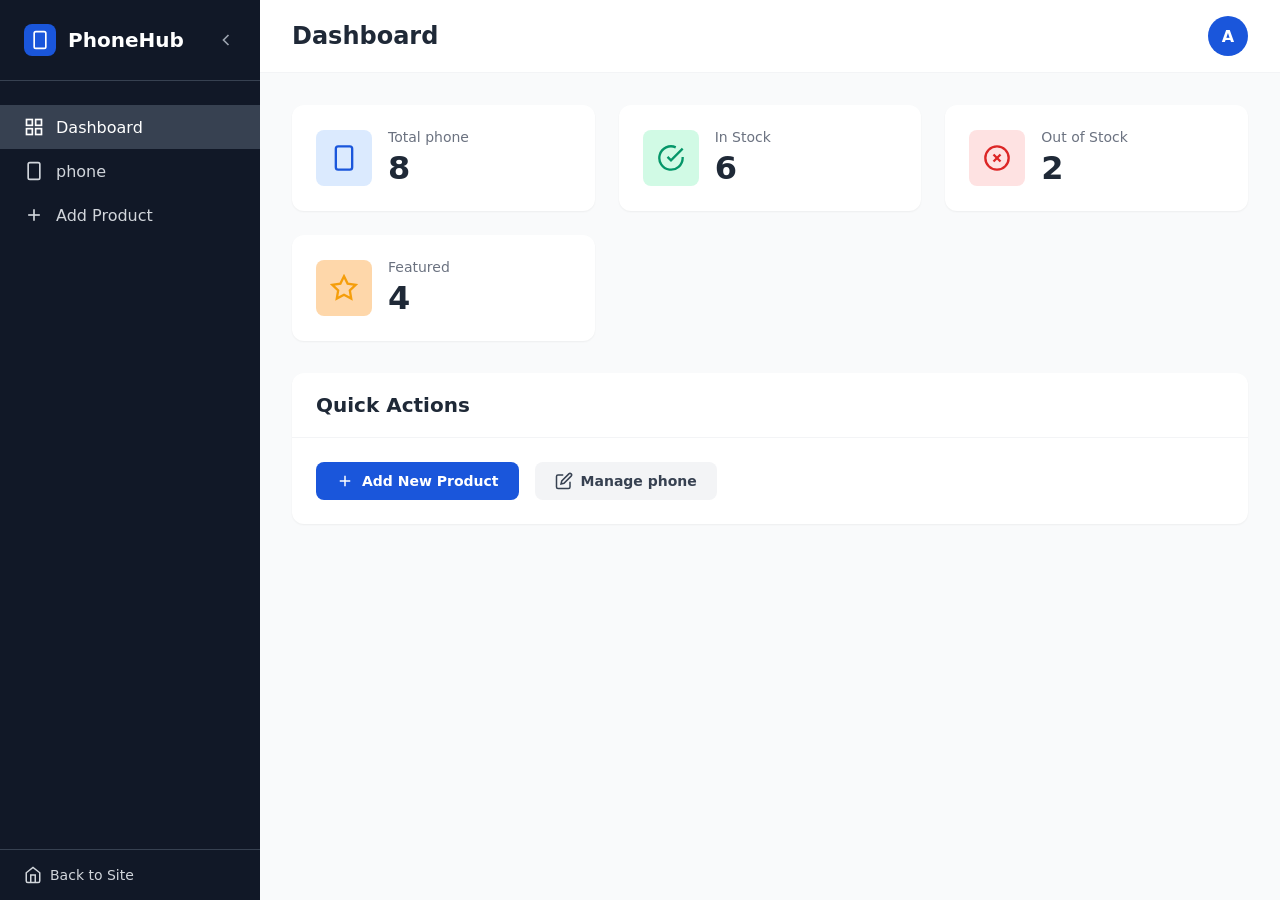
<file: admin/index.html>
<!DOCTYPE html>
<html lang="en">
<head>
  <meta charset="UTF-8">
  <meta name="viewport" content="width=device-width, initial-scale=1.0">
  <title>Admin Dashboard - PhoneHub</title>
  <style>
    /* ================================
       PhoneHub Admin Styles
       ================================ */
    :root {
      --primary: #1a56db;
      --primary-dark: #1e429f;
      --primary-light: #e1effe;
      --secondary: #7c3aed;
      --success: #059669;
      --danger: #dc2626;
      --warning: #f59e0b;
      --dark: #111827;
      --gray-900: #1f2937;
      --gray-800: #374151;
      --gray-700: #4b5563;
      --gray-600: #6b7280;
      --gray-500: #9ca3af;
      --gray-400: #d1d5db;
      --gray-300: #e5e7eb;
      --gray-200: #f3f4f6;
      --gray-100: #f9fafb;
      --white: #ffffff;
      --shadow-sm: 0 1px 2px rgba(0,0,0,0.05);
      --shadow: 0 1px 3px rgba(0,0,0,0.1), 0 1px 2px rgba(0,0,0,0.06);
      --shadow-md: 0 4px 6px -1px rgba(0,0,0,0.1), 0 2px 4px -2px rgba(0,0,0,0.1);
      --shadow-lg: 0 10px 15px -3px rgba(0,0,0,0.1), 0 4px 6px -4px rgba(0,0,0,0.1);
      --radius: 0.5rem;
      --radius-lg: 0.75rem;
      --radius-xl: 1rem;
      --transition: all 0.3s ease;
    }

    * {
      margin: 0;
      padding: 0;
      box-sizing: border-box;
    }

    body {
      font-family: 'Segoe UI', system-ui, -apple-system, sans-serif;
      background: var(--gray-100);
      color: var(--gray-900);
    }

    /* Admin Wrapper */
    .admin-wrapper {
      display: flex;
      min-height: 100vh;
    }

    /* Sidebar */
    .sidebar {
      width: 260px;
      background: var(--dark);
      color: var(--gray-400);
      display: flex;
      flex-direction: column;
      position: fixed;
      top: 0;
      left: 0;
      bottom: 0;
      z-index: 100;
      transition: transform 0.3s ease;
    }

    .sidebar-header {
      padding: 1.5rem;
      display: flex;
      align-items: center;
      justify-content: space-between;
      border-bottom: 1px solid var(--gray-800);
    }

    .sidebar-logo {
      display: flex;
      align-items: center;
      gap: 0.75rem;
      text-decoration: none;
      color: var(--white);
      font-weight: 800;
      font-size: 1.25rem;
    }

    .sidebar-logo-icon {
      width: 32px;
      height: 32px;
      background: var(--primary);
      border-radius: var(--radius);
      display: flex;
      align-items: center;
      justify-content: center;
      color: white;
    }

    .sidebar-toggle {
      background: none;
      border: none;
      color: var(--gray-500);
      cursor: pointer;
      display: flex;
      align-items: center;
    }

    .sidebar-nav {
      flex: 1;
      padding: 1.5rem 0;
      list-style: none;
    }

    .sidebar-nav li a {
      display: flex;
      align-items: center;
      gap: 0.75rem;
      padding: 0.75rem 1.5rem;
      color: var(--gray-400);
      text-decoration: none;
      transition: var(--transition);
    }

    .sidebar-nav li a:hover,
    .sidebar-nav li a.active {
      background: var(--gray-800);
      color: var(--white);
    }

    .sidebar-nav li a svg {
      width: 20px;
      height: 20px;
    }

    .sidebar-footer {
      padding: 1rem 1.5rem;
      border-top: 1px solid var(--gray-800);
    }

    .back-to-site {
      display: flex;
      align-items: center;
      gap: 0.5rem;
      color: var(--gray-400);
      text-decoration: none;
      font-size: 0.875rem;
    }

    .back-to-site:hover {
      color: var(--white);
    }

    /* Main Content */
    .main-content {
      flex: 1;
      margin-left: 260px;
      min-height: 100vh;
    }

    /* Top Header */
    .top-header {
      background: var(--white);
      padding: 1rem 2rem;
      display: flex;
      align-items: center;
      justify-content: space-between;
      border-bottom: 1px solid var(--gray-200);
      position: sticky;
      top: 0;
      z-index: 50;
    }

    .page-title {
      font-size: 1.5rem;
      font-weight: 700;
      color: var(--gray-900);
    }

    .mobile-sidebar-toggle {
      display: none;
      background: none;
      border: none;
      cursor: pointer;
      color: var(--gray-700);
    }

    .user-avatar {
      width: 40px;
      height: 40px;
      background: var(--primary);
      border-radius: 50%;
      display: flex;
      align-items: center;
      justify-content: center;
      font-weight: 700;
      color: white;
      text-transform: uppercase;
    }

    /* Content */
    .content {
      padding: 2rem;
    }

    /* Stats Grid */
    .stats-grid {
      display: grid;
      grid-template-columns: repeat(auto-fit, minmax(240px, 1fr));
      gap: 1.5rem;
      margin-bottom: 2rem;
    }

    .stat-card {
      background: var(--white);
      border-radius: var(--radius-lg);
      padding: 1.5rem;
      display: flex;
      align-items: center;
      gap: 1rem;
      box-shadow: var(--shadow-sm);
      transition: var(--transition);
    }

    .stat-card:hover {
      box-shadow: var(--shadow-md);
    }

    .stat-icon {
      width: 56px;
      height: 56px;
      border-radius: var(--radius);
      display: flex;
      align-items: center;
      justify-content: center;
      background: var(--gray-100);
    }

    .stat-icon.blue { background: #dbeafe; color: var(--primary); }
    .stat-icon.green { background: #d1fae5; color: var(--success); }
    .stat-icon.red { background: #fee2e2; color: var(--danger); }
    .stat-icon.orange { background: #fed7aa; color: var(--warning); }

    .stat-info h3 {
      font-size: 0.875rem;
      font-weight: 500;
      color: var(--gray-600);
      margin-bottom: 0.25rem;
    }

    .stat-value {
      font-size: 2rem;
      font-weight: 800;
      color: var(--gray-900);
    }

    /* Card */
    .card {
      background: var(--white);
      border-radius: var(--radius-lg);
      box-shadow: var(--shadow-sm);
      margin-top: 1rem;
    }

    .card-header {
      padding: 1.25rem 1.5rem;
      border-bottom: 1px solid var(--gray-200);
    }

    .card-title {
      font-size: 1.25rem;
      font-weight: 700;
      color: var(--gray-900);
    }

    .card-body {
      padding: 1.5rem;
    }

    /* Buttons */
    .btn {
      display: inline-flex;
      align-items: center;
      gap: 0.5rem;
      padding: 0.625rem 1.25rem;
      border-radius: var(--radius);
      font-weight: 600;
      font-size: 0.875rem;
      text-decoration: none;
      transition: var(--transition);
      cursor: pointer;
      border: none;
    }

    .btn-primary {
      background: var(--primary);
      color: var(--white);
    }

    .btn-primary:hover {
      background: var(--primary-dark);
      transform: translateY(-1px);
    }

    .btn-secondary {
      background: var(--gray-200);
      color: var(--gray-800);
    }

    .btn-secondary:hover {
      background: var(--gray-300);
    }

    /* Mobile Responsive */
    @media (max-width: 768px) {
      .sidebar {
        transform: translateX(-100%);
      }

      .sidebar.open {
        transform: translateX(0);
      }

      .main-content {
        margin-left: 0;
      }

      .mobile-sidebar-toggle {
        display: block;
      }

      .mobile-overlay {
        position: fixed;
        inset: 0;
        background: rgba(0,0,0,0.5);
        z-index: 90;
        display: none;
      }

      .mobile-overlay.active {
        display: block;
      }

      .stats-grid {
        grid-template-columns: 1fr;
      }

      .content {
        padding: 1rem;
      }

      .top-header {
        padding: 1rem;
      }
    }
  </style>
</head>
<body>
  <div class="admin-wrapper">
    <!-- Mobile Overlay -->
    <div class="mobile-overlay" id="mobileOverlay"></div>

    <!-- Sidebar -->
    <aside class="sidebar" id="sidebar">
      <div class="sidebar-header">
        <a href="index.html" class="sidebar-logo">
          <div class="sidebar-logo-icon">
            <svg width="20" height="20" viewBox="0 0 24 24" fill="none" stroke="currentColor" stroke-width="2">
              <rect x="5" y="2" width="14" height="20" rx="2" ry="2"></rect>
              <line x1="12" y1="18" x2="12.01" y2="18"></line>
            </svg>
          </div>
          <span class="sidebar-logo-text">PhoneHub</span>
        </a>
        <button class="sidebar-toggle" id="sidebarToggle" aria-label="Toggle sidebar">
          <svg width="20" height="20" viewBox="0 0 24 24" fill="none" stroke="currentColor" stroke-width="2">
            <polyline points="15 18 9 12 15 6"></polyline>
          </svg>
        </button>
      </div>
      <ul class="sidebar-nav">
        <li><a href="index.html" class="active">
          <svg viewBox="0 0 24 24" fill="none" stroke="currentColor" stroke-width="2">
            <rect x="3" y="3" width="7" height="7"></rect>
            <rect x="14" y="3" width="7" height="7"></rect>
            <rect x="14" y="14" width="7" height="7"></rect>
            <rect x="3" y="14" width="7" height="7"></rect>
          </svg>
          <span>Dashboard</span>
        </a></li>
        <li><a href="phone.html">
          <svg viewBox="0 0 24 24" fill="none" stroke="currentColor" stroke-width="2">
            <rect x="5" y="2" width="14" height="20" rx="2" ry="2"></rect>
            <line x1="12" y1="18" x2="12.01" y2="18"></line>
          </svg>
          <span>phone</span>
        </a></li>
        <li><a href="add-phone.html">
          <svg viewBox="0 0 24 24" fill="none" stroke="currentColor" stroke-width="2">
            <line x1="12" y1="5" x2="12" y2="19"></line>
            <line x1="5" y1="12" x2="19" y2="12"></line>
          </svg>
          <span>Add Product</span>
        </a></li>
      </ul>
      <div class="sidebar-footer">
        <a href="../index.html" class="back-to-site">
          <svg width="18" height="18" viewBox="0 0 24 24" fill="none" stroke="currentColor" stroke-width="2">
            <path d="M3 9l9-7 9 7v11a2 2 0 0 1-2 2H5a2 2 0 0 1-2-2z"></path>
            <polyline points="9 22 9 12 15 12 15 22"></polyline>
          </svg>
          <span>Back to Site</span>
        </a>
      </div>
    </aside>

    <!-- Main Content -->
    <main class="main-content">
      <!-- Top Header -->
      <header class="top-header">
        <div style="display: flex; align-items: center; gap: 1rem;">
          <button class="mobile-sidebar-toggle" id="mobileSidebarToggle" aria-label="Open sidebar">
            <svg width="24" height="24" viewBox="0 0 24 24" fill="none" stroke="currentColor" stroke-width="2">
              <line x1="3" y1="12" x2="21" y2="12"></line>
              <line x1="3" y1="6" x2="21" y2="6"></line>
              <line x1="3" y1="18" x2="21" y2="18"></line>
            </svg>
          </button>
          <h1 class="page-title">Dashboard</h1>
        </div>
        <div class="header-actions">
          <div class="user-avatar">A</div>
        </div>
      </header>

      <!-- Content - All Stats Hand-Coded -->
      <div class="content">
        <!-- Stats Cards (hardcoded numbers based on actual product catalog) -->
        <div class="stats-grid">
          <div class="stat-card">
            <div class="stat-icon blue">
              <svg width="28" height="28" viewBox="0 0 24 24" fill="none" stroke="currentColor" stroke-width="2">
                <rect x="5" y="2" width="14" height="20" rx="2" ry="2"></rect>
                <line x1="12" y1="18" x2="12.01" y2="18"></line>
              </svg>
            </div>
            <div class="stat-info">
              <h3>Total phone</h3>
              <div class="stat-value">8</div>
            </div>
          </div>
          <div class="stat-card">
            <div class="stat-icon green">
              <svg width="28" height="28" viewBox="0 0 24 24" fill="none" stroke="currentColor" stroke-width="2">
                <path d="M22 11.08V12a10 10 0 1 1-5.93-9.14"></path>
                <polyline points="22 4 12 14.01 9 11.01"></polyline>
              </svg>
            </div>
            <div class="stat-info">
              <h3>In Stock</h3>
              <div class="stat-value">6</div>
            </div>
          </div>
          <div class="stat-card">
            <div class="stat-icon red">
              <svg width="28" height="28" viewBox="0 0 24 24" fill="none" stroke="currentColor" stroke-width="2">
                <circle cx="12" cy="12" r="10"></circle>
                <line x1="15" y1="9" x2="9" y2="15"></line>
                <line x1="9" y1="9" x2="15" y2="15"></line>
              </svg>
            </div>
            <div class="stat-info">
              <h3>Out of Stock</h3>
              <div class="stat-value">2</div>
            </div>
          </div>
          <div class="stat-card">
            <div class="stat-icon orange">
              <svg width="28" height="28" viewBox="0 0 24 24" fill="none" stroke="currentColor" stroke-width="2">
                <polygon points="12 2 15.09 8.26 22 9.27 17 14.14 18.18 21.02 12 17.77 5.82 21.02 7 14.14 2 9.27 8.91 8.26 12 2"></polygon>
              </svg>
            </div>
            <div class="stat-info">
              <h3>Featured</h3>
              <div class="stat-value">4</div>
            </div>
          </div>
        </div>

        <!-- Quick Actions -->
        <div class="card">
          <div class="card-header">
            <h2 class="card-title">Quick Actions</h2>
          </div>
          <div class="card-body" style="display: flex; gap: 1rem; flex-wrap: wrap;">
            <a href="add-phone.html" class="btn btn-primary" style="display: inline-flex;">
              <svg width="18" height="18" viewBox="0 0 24 24" fill="none" stroke="currentColor" stroke-width="2">
                <line x1="12" y1="5" x2="12" y2="19"></line>
                <line x1="5" y1="12" x2="19" y2="12"></line>
              </svg>
              Add New Product
            </a>
            <a href="phone.html" class="btn btn-secondary" style="display: inline-flex;">
              <svg width="18" height="18" viewBox="0 0 24 24" fill="none" stroke="currentColor" stroke-width="2">
                <path d="M11 4H4a2 2 0 0 0-2 2v14a2 2 0 0 0 2 2h14a2 2 0 0 0 2-2v-7"></path>
                <path d="M18.5 2.5a2.121 2.121 0 0 1 3 3L12 15l-4 1 1-4 9.5-9.5z"></path>
              </svg>
              Manage phone
            </a>
          </div>
        </div>
      </div>
    </main>
  </div>

  <!-- Only mobile menu toggle JS (no product generation, no data.js) -->
  <script>
    document.addEventListener('DOMContentLoaded', function() {
      // Sidebar toggle (desktop)
      const sidebarToggle = document.getElementById('sidebarToggle');
      const sidebar = document.getElementById('sidebar');
      if (sidebarToggle && sidebar) {
        sidebarToggle.addEventListener('click', () => {
          sidebar.classList.toggle('collapsed');
          // For simplicity, we just hide or adjust width? But keep responsive.
          // We'll implement basic collapse: set width to 70px
          if (sidebar.classList.contains('collapsed')) {
            sidebar.style.width = '70px';
            document.querySelector('.main-content').style.marginLeft = '70px';
            document.querySelectorAll('.sidebar-nav li a span, .sidebar-logo-text, .sidebar-footer span').forEach(el => {
              el.style.display = 'none';
            });
          } else {
            sidebar.style.width = '260px';
            document.querySelector('.main-content').style.marginLeft = '260px';
            document.querySelectorAll('.sidebar-nav li a span, .sidebar-logo-text, .sidebar-footer span').forEach(el => {
              el.style.display = 'inline';
            });
          }
        });
      }

      // Mobile sidebar toggle
      const mobileToggle = document.getElementById('mobileSidebarToggle');
      const mobileOverlay = document.getElementById('mobileOverlay');
      if (mobileToggle && sidebar && mobileOverlay) {
        mobileToggle.addEventListener('click', () => {
          sidebar.classList.add('open');
          mobileOverlay.classList.add('active');
        });
        mobileOverlay.addEventListener('click', () => {
          sidebar.classList.remove('open');
          mobileOverlay.classList.remove('active');
        });
      }

      // On window resize, reset desktop sidebar if needed
      window.addEventListener('resize', () => {
        if (window.innerWidth > 768) {
          if (sidebar && sidebar.classList.contains('open')) {
            sidebar.classList.remove('open');
            mobileOverlay?.classList.remove('active');
          }
          if (sidebar && sidebar.classList.contains('collapsed')) {
            // keep collapsed state if set
          }
        }
      });
    });
  </script>
</body>
</html>
</file>
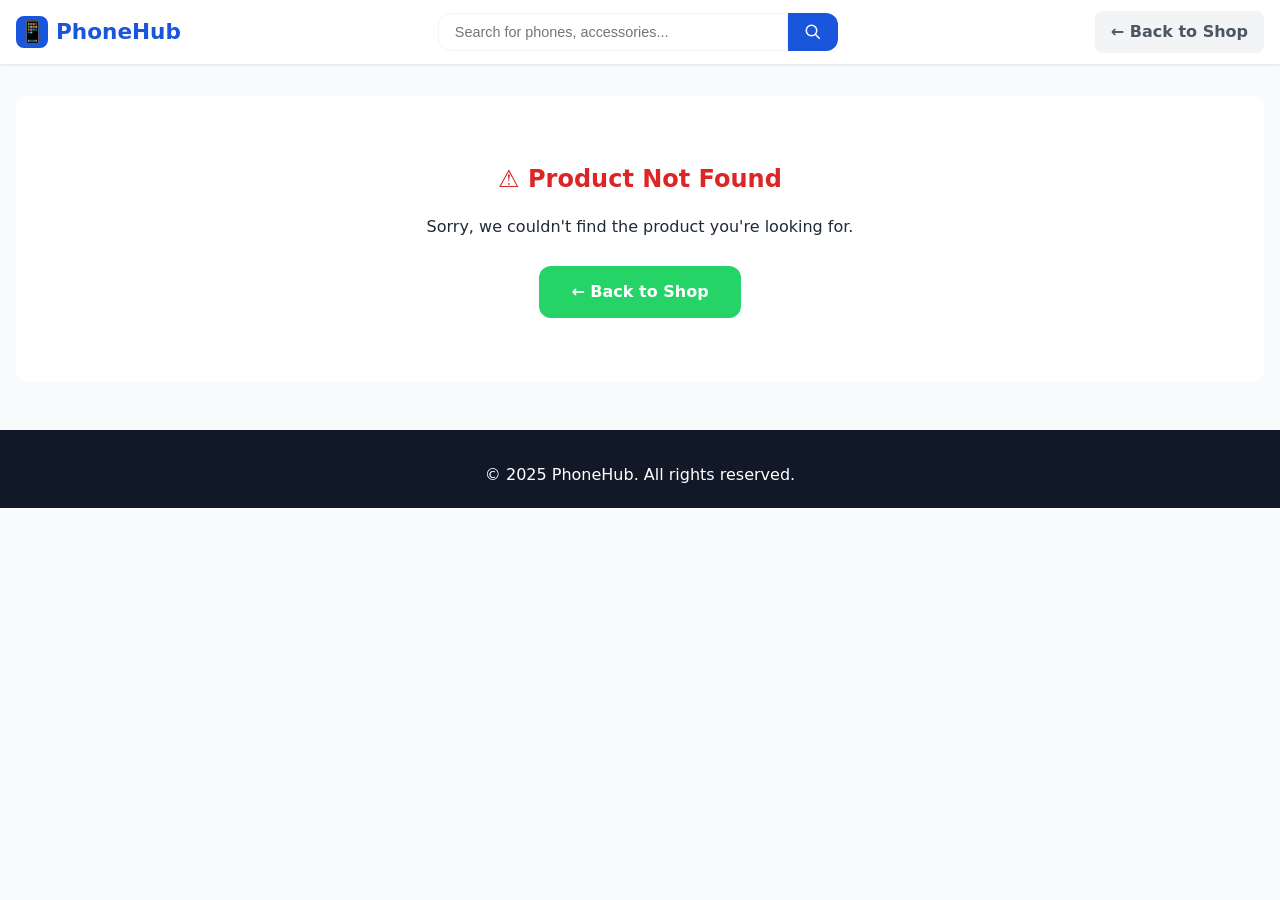
<file: product-details.html>
<!DOCTYPE html>
<html lang="en">
<head>
  <meta charset="UTF-8">
  <meta name="viewport" content="width=device-width, initial-scale=1.0, viewport-fit=cover">
  <title>Product Details - PhoneHub</title>
  <style>
    * {
      margin: 0;
      padding: 0;
      box-sizing: border-box;
    }

    :root {
      --primary: #1a56db;
      --primary-light: #e1effe;
      --secondary: #7c3aed;
      --accent: #f59e0b;
      --success: #059669;
      --danger: #dc2626;
      --dark: #111827;
      --gray-900: #1f2937;
      --gray-800: #374151;
      --gray-700: #4b5563;
      --gray-600: #6b7280;
      --gray-500: #9ca3af;
      --gray-200: #f3f4f6;
      --gray-100: #f9fafb;
      --white: #ffffff;
      --shadow: 0 1px 3px rgba(0, 0, 0, 0.1);
      --shadow-md: 0 4px 6px -1px rgba(0, 0, 0, 0.1);
      --shadow-lg: 0 10px 15px -3px rgba(0, 0, 0, 0.1);
      --radius: 0.5rem;
      --radius-lg: 0.75rem;
      --radius-xl: 1rem;
      --transition: all 0.3s ease;
    }

    body {
      font-family: 'Segoe UI', system-ui, sans-serif;
      background: var(--gray-100);
      color: var(--gray-900);
      line-height: 1.6;
    }

    .navbar {
      background: var(--white);
      box-shadow: var(--shadow);
      position: sticky;
      top: 0;
      z-index: 1000;
    }

    .nav-container {
      max-width: 1280px;
      margin: 0 auto;
      padding: 0 1rem;
      display: flex;
      align-items: center;
      justify-content: space-between;
      height: 64px;
      gap: 1.5rem;
    }

    .logo {
      display: flex;
      align-items: center;
      gap: 0.5rem;
      font-size: 1.35rem;
      font-weight: 800;
      color: var(--primary);
      white-space: nowrap;
      cursor: pointer;
      text-decoration: none;
    }

    .logo-icon {
      width: 32px;
      height: 32px;
      background: var(--primary);
      border-radius: var(--radius);
      display: flex;
      align-items: center;
      justify-content: center;
      color: white;
    }

    .search-container {
      flex: 1;
      max-width: 400px;
    }

    .search-form {
      display: flex;
      width: 100%;
    }

    .search-input {
      flex: 1;
      padding: 0.6rem 1rem;
      border: 1px solid var(--gray-200);
      border-radius: var(--radius-lg) 0 0 var(--radius-lg);
      font-size: 0.9rem;
      outline: none;
      transition: var(--transition);
    }

    .search-input:focus {
      border-color: var(--primary);
      box-shadow: 0 0 0 2px var(--primary-light);
    }

    .search-btn {
      background: var(--primary);
      border: none;
      padding: 0 1rem;
      border-radius: 0 var(--radius-lg) var(--radius-lg) 0;
      color: white;
      cursor: pointer;
      transition: var(--transition);
      display: flex;
      align-items: center;
      justify-content: center;
    }

    .search-btn:hover {
      background: var(--secondary);
    }

    .back-btn {
      background: var(--gray-200);
      padding: 0.5rem 1rem;
      border-radius: var(--radius);
      color: var(--gray-700);
      text-decoration: none;
      font-weight: 600;
      transition: var(--transition);
      display: inline-flex;
      align-items: center;
      gap: 0.5rem;
      white-space: nowrap;
    }

    .back-btn:hover {
      background: var(--gray-300);
      transform: translateX(-3px);
    }

    @media (max-width: 768px) {
      .nav-container {
        flex-wrap: wrap;
        height: auto;
        padding: 0.75rem 1rem;
        gap: 0.8rem;
      }
      .search-container {
        max-width: 100%;
        width: 100%;
        order: 3;
      }
      .back-btn {
        order: 2;
      }
    }

    .main-container {
      max-width: 1280px;
      margin: 2rem auto;
      padding: 0 1rem;
    }

    .product-detail {
      background: var(--white);
      border-radius: var(--radius-xl);
      box-shadow: var(--shadow-lg);
      overflow: hidden;
      animation: fadeIn 0.5s ease;
    }

    @keyframes fadeIn {
      from {
        opacity: 0;
        transform: translateY(20px);
      }
      to {
        opacity: 1;
        transform: translateY(0);
      }
    }

    .product-detail-grid {
      display: grid;
      grid-template-columns: 1fr 1fr;
      gap: 2rem;
      padding: 2rem;
    }

    @media (max-width: 768px) {
      .product-detail-grid {
        grid-template-columns: 1fr;
        gap: 1.5rem;
        padding: 1.5rem;
      }
    }

    .product-gallery {
      position: relative;
    }

    .main-image {
      width: 100%;
      aspect-ratio: 3/4;
      object-fit: cover;
      border-radius: var(--radius-lg);
      box-shadow: var(--shadow-md);
      transition: transform 0.3s ease;
    }

    .main-image:hover {
      transform: scale(1.02);
    }

    .badges {
      position: absolute;
      top: 1rem;
      left: 1rem;
      display: flex;
      flex-direction: column;
      gap: 0.5rem;
      z-index: 2;
    }

    .badge {
      padding: 0.35rem 0.9rem;
      border-radius: 999px;
      font-size: 0.75rem;
      font-weight: 700;
      text-transform: uppercase;
    }

    .badge-featured {
      background: var(--accent);
      color: white;
    }

    .badge-stock {
      background: var(--success);
      color: white;
    }

    .badge-delivery {
      background: var(--primary);
      color: white;
    }

    .badge-trending {
      background: #e11d48;
      color: white;
    }

    .product-brand {
      font-size: 0.85rem;
      color: var(--primary);
      font-weight: 700;
      text-transform: uppercase;
      letter-spacing: 1px;
      margin-bottom: 0.5rem;
    }

    .product-name {
      font-size: 2rem;
      font-weight: 800;
      color: var(--gray-900);
      margin-bottom: 1rem;
      line-height: 1.2;
    }

    .rating {
      display: flex;
      align-items: center;
      gap: 0.75rem;
      margin-bottom: 1rem;
      flex-wrap: wrap;
    }

    .stars {
      display: flex;
      gap: 4px;
      color: #fbbf24;
      font-size: 1rem;
    }

    .rating-count {
      color: var(--gray-600);
      font-size: 0.9rem;
    }

    .price-section {
      margin-bottom: 1.5rem;
      padding-bottom: 1.5rem;
      border-bottom: 2px solid var(--gray-200);
    }

    .current-price {
      font-size: 2rem;
      font-weight: 800;
      color: #dc2626;
    }

    .old-price {
      font-size: 1.2rem;
      text-decoration: line-through;
      color: var(--gray-500);
      margin-left: 0.75rem;
    }

    .discount {
      background: #dc2626;
      color: white;
      padding: 0.25rem 0.75rem;
      border-radius: 999px;
      font-size: 0.85rem;
      font-weight: 700;
      margin-left: 0.75rem;
    }

    .specs-section {
      margin-bottom: 1.5rem;
      padding-bottom: 1.5rem;
      border-bottom: 2px solid var(--gray-200);
    }

    .section-title {
      font-size: 1.2rem;
      font-weight: 700;
      margin-bottom: 1rem;
      color: var(--gray-800);
    }

    .specs-grid {
      display: grid;
      grid-template-columns: repeat(2, 1fr);
      gap: 0.75rem;
    }

    .spec-item {
      display: flex;
      align-items: center;
      gap: 0.5rem;
      padding: 0.5rem;
      background: var(--gray-100);
      border-radius: var(--radius);
    }

    .spec-icon {
      font-size: 1.2rem;
    }

    .spec-label {
      font-size: 0.8rem;
      color: var(--gray-600);
    }

    .spec-value {
      font-weight: 700;
      color: var(--gray-800);
    }

    .description {
      margin-bottom: 1.5rem;
    }

    .description p {
      color: var(--gray-700);
      line-height: 1.8;
    }

    .action-buttons {
      display: flex;
      gap: 1rem;
      flex-wrap: wrap;
      margin-top: 1.5rem;
    }

    .btn {
      padding: 0.85rem 2rem;
      border-radius: var(--radius-lg);
      font-weight: 700;
      font-size: 1rem;
      cursor: pointer;
      transition: var(--transition);
      border: none;
      text-decoration: none;
      display: inline-flex;
      align-items: center;
      gap: 0.5rem;
      justify-content: center;
      flex: 1;
    }

    .btn-whatsapp {
      background: #25d366;
      color: white;
    }

    .btn-whatsapp:hover {
      background: #128c7e;
      transform: translateY(-2px);
      box-shadow: var(--shadow-md);
    }

    .related-section {
      margin-top: 3rem;
    }

    .related-title {
      font-size: 1.5rem;
      font-weight: 700;
      margin-bottom: 1.5rem;
      color: var(--gray-800);
    }

    .related-grid {
      display: grid;
      grid-template-columns: repeat(4, 1fr);
      gap: 1.5rem;
    }

    @media (max-width: 768px) {
      .related-grid {
        grid-template-columns: repeat(2, 1fr);
        gap: 1rem;
      }
    }

    @media (min-width: 769px) and (max-width: 1024px) {
      .related-grid {
        grid-template-columns: repeat(3, 1fr);
        gap: 1.25rem;
      }
    }

    .related-card {
      background: var(--white);
      border-radius: var(--radius-lg);
      overflow: hidden;
      box-shadow: var(--shadow);
      transition: var(--transition);
      cursor: pointer;
      text-decoration: none;
      color: inherit;
    }

    .related-card:hover {
      transform: translateY(-5px);
      box-shadow: var(--shadow-lg);
    }

    .related-card img {
      width: 100%;
      aspect-ratio: 3/4;
      object-fit: cover;
    }

    .related-info {
      padding: 0.75rem;
    }

    .related-brand {
      font-size: 0.7rem;
      color: var(--primary);
      font-weight: 700;
    }

    .related-name {
      font-size: 0.85rem;
      font-weight: 700;
      margin: 0.25rem 0;
      line-height: 1.3;
      display: -webkit-box;
      -webkit-line-clamp: 2;
      -webkit-box-orient: vertical;
      overflow: hidden;
    }

    .related-price {
      font-size: 0.9rem;
      font-weight: 800;
      color: #dc2626;
      margin-top: 0.5rem;
    }

    .related-old-price {
      font-size: 0.7rem;
      text-decoration: line-through;
      color: var(--gray-500);
      margin-right: 0.5rem;
    }

    .loading {
      text-align: center;
      padding: 4rem;
    }

    .spinner {
      width: 50px;
      height: 50px;
      border: 4px solid var(--gray-200);
      border-top-color: var(--primary);
      border-radius: 50%;
      animation: spin 1s linear infinite;
      margin: 0 auto 1rem;
    }

    @keyframes spin {
      to { transform: rotate(360deg); }
    }

    .error {
      text-align: center;
      padding: 4rem;
      background: white;
      border-radius: var(--radius-lg);
    }

    .error h2 {
      color: #dc2626;
      margin-bottom: 1rem;
    }

    .footer {
      background: var(--dark);
      color: white;
      padding: 2rem 1.25rem 1.25rem;
      margin-top: 3rem;
    }

    .footer-content {
      max-width: 1280px;
      margin: 0 auto;
      text-align: center;
    }

    .search-results {
      position: absolute;
      top: 100%;
      left: 0;
      right: 0;
      background: white;
      border-radius: var(--radius-lg);
      box-shadow: var(--shadow-lg);
      max-height: 400px;
      overflow-y: auto;
      z-index: 1000;
      display: none;
      margin-top: 0.5rem;
    }

    .search-results.show {
      display: block;
    }

    .search-result-item {
      display: flex;
      align-items: center;
      gap: 1rem;
      padding: 0.75rem 1rem;
      text-decoration: none;
      color: var(--gray-800);
      transition: var(--transition);
      border-bottom: 1px solid var(--gray-200);
    }

    .search-result-item:hover {
      background: var(--primary-light);
    }

    .search-result-img {
      width: 50px;
      height: 50px;
      object-fit: cover;
      border-radius: var(--radius);
    }

    .search-result-info {
      flex: 1;
    }

    .search-result-name {
      font-weight: 700;
      font-size: 0.9rem;
    }

    .search-result-brand {
      font-size: 0.75rem;
      color: var(--gray-600);
    }

    .search-result-price {
      font-weight: 700;
      color: #dc2626;
      font-size: 0.85rem;
    }
  </style>
</head>

<body>
  <nav class="navbar">
    <div class="nav-container">
      <a href="index.html" class="logo">
        <div class="logo-icon">📱</div>
        PhoneHub
      </a>
      <div class="search-container">
        <form class="search-form" id="searchForm">
          <input class="search-input" type="text" id="searchInput" placeholder="Search for phones, accessories..." aria-label="Search">
          <button class="search-btn" type="submit">
            <svg width="18" height="18" viewBox="0 0 24 24" fill="none" stroke="currentColor" stroke-width="2">
              <circle cx="10" cy="10" r="7"></circle>
              <line x1="21" y1="21" x2="15" y2="15"></line>
            </svg>
          </button>
        </form>
        <div id="searchResults" class="search-results"></div>
      </div>
      <a href="index.html" class="back-btn">
        ← Back to Shop
      </a>
    </div>
  </nav>

  <div class="main-container">
    <div id="productContent">
      <div class="loading" id="loadingState">
        <div class="spinner"></div>
        <p>Loading product details...</p>
      </div>
    </div>
  </div>

  <footer class="footer">
    <div class="footer-content">
      <p>&copy; 2025 PhoneHub. All rights reserved.</p>
    </div>
  </footer>

  <script>
    const urlParams = new URLSearchParams(window.location.search);
    const productId = urlParams.get('id');

    let currentProduct = null;
    let allProducts = [];

    // Helper to extract clean price from a possibly concatenated string
    function extractCleanPrice(priceStr) {
      if (!priceStr) return '';
      // Split by spaces or look for two ₦ symbols
      const parts = priceStr.split(/\s+/);
      // If we have multiple parts, the first is usually current price
      let current = parts[0];
      // Remove extra spaces and return
      return current.trim();
    }

    function extractOldPrice(priceStr, oldPriceFromField) {
      if (oldPriceFromField && oldPriceFromField.trim()) {
        return oldPriceFromField.trim();
      }
      if (!priceStr) return '';
      const parts = priceStr.split(/\s+/);
      if (parts.length >= 2) {
        return parts[1].trim();
      }
      return '';
    }

    function loadProductData() {
      if (productId) {
        const storedProduct = sessionStorage.getItem(`product_${productId}`);
        if (storedProduct) {
          currentProduct = JSON.parse(storedProduct);
          renderProductDetails();
          loadRelatedProducts();
          return;
        }
      }

      const storedProducts = localStorage.getItem('allProducts');
      if (storedProducts && productId) {
        allProducts = JSON.parse(storedProducts);
        currentProduct = allProducts.find(p => p.id == productId);
        if (currentProduct) {
          renderProductDetails();
          loadRelatedProducts();
          return;
        }
      }

      showError();
    }

    function renderProductDetails() {
      if (!currentProduct) {
        showError();
        return;
      }

      document.getElementById('loadingState').style.display = 'none';

      let rawPrice = currentProduct.price || currentProduct.currentPrice || '';
      let rawOldPrice = currentProduct.oldPrice || '';

      // Clean up: extract only the first price from rawPrice if it contains multiple
      let currentPrice = extractCleanPrice(rawPrice);
      let oldPrice = extractOldPrice(rawPrice, rawOldPrice);

      // If currentPrice still has old price inside (like "₦120,000 ₦150,000") split again
      const splitAgain = currentPrice.split(/\s+/);
      if (splitAgain.length > 1) {
        currentPrice = splitAgain[0];
        if (!oldPrice) oldPrice = splitAgain[1];
      }

      // Ensure we don't duplicate old price
      if (oldPrice === currentPrice) {
        oldPrice = '';
      }

      let discountHtml = '';
      if (oldPrice && oldPrice !== currentPrice && oldPrice !== '') {
        discountHtml = `<span class="discount">Save up to 30%</span>`;
      }

      const specsHtml = currentProduct.specs && currentProduct.specs.length > 0 
        ? currentProduct.specs.map(spec => `
          <div class="spec-item">
            <span class="spec-icon">🔧</span>
            <div>
              <div class="spec-label">Specification</div>
              <div class="spec-value">${spec}</div>
            </div>
          </div>
        `).join('')
        : '<p>No specifications available</p>';

      const productHtml = `
        <div class="product-detail">
          <div class="product-detail-grid">
            <div class="product-gallery">
              <div class="badges">
                <span class="badge badge-stock">✓ In Stock</span>
                <span class="badge badge-delivery">📦 Pay on Delivery</span>
                ${currentProduct.category === 'phones' ? '<span class="badge badge-featured">⭐ Featured</span>' : ''}
                ${currentProduct.ratingCount && parseInt(currentProduct.ratingCount) > 400 ? '<span class="badge badge-trending">🔥 Trending</span>' : ''}
              </div>
              <img src="${currentProduct.img}" alt="${currentProduct.name}" class="main-image" onerror="this.src='https://placehold.co/600x800?text=Product+Image'">
            </div>
            
            <div class="product-info">
              <div class="product-brand">${currentProduct.brand}</div>
              <h1 class="product-name">${currentProduct.name}</h1>
              
              <div class="rating">
                <div class="stars">${currentProduct.ratingStars || '★★★★☆'}</div>
                <span class="rating-count">${currentProduct.ratingCount || '128'} reviews</span>
              </div>
              
              <div class="price-section">
                <span class="current-price">${currentPrice}</span>
                ${oldPrice ? `<span class="old-price">${oldPrice}</span>` : ''}
                ${discountHtml}
              </div>
              
              <div class="specs-section">
                <h3 class="section-title">📋 Key Specifications</h3>
                <div class="specs-grid">
                  ${specsHtml}
                </div>
              </div>
              
              <div class="description">
                <h3 class="section-title">📝 Description</h3>
                <p>Experience the ultimate performance with the ${currentProduct.name} from ${currentProduct.brand}. 
                This premium device combines cutting-edge technology with elegant design, delivering exceptional value 
                for your money. Perfect for both personal and professional use, it's designed to meet all your needs.</p>
              </div>
              
              <div class="action-buttons">
                <a href="${getWhatsAppLink()}" target="_blank" class="btn btn-whatsapp">
                  💬 Order on WhatsApp
                </a>
              </div>
            </div>
          </div>
        </div>
      `;

      document.getElementById('productContent').innerHTML = productHtml;
    }

    function getWhatsAppLink() {
      const message = `Hello%2C%20I%20want%20to%20order%20${encodeURIComponent(currentProduct.name)}%20from%20PhoneHub`;
      return `https://wa.me/2348012345678?text=${message}`;
    }

    function loadRelatedProducts() {
      const stored = localStorage.getItem('allProducts');
      if (stored) {
        allProducts = JSON.parse(stored);
      }

      const related = allProducts.filter(p => 
        p.category === currentProduct.category && p.id != currentProduct.id
      ).slice(0, 4);

      if (related.length > 0) {
        const relatedHtml = `
          <div class="related-section">
            <h2 class="related-title">🔄 You May Also Like</h2>
            <div class="related-grid">
              ${related.map(product => {
                // Also clean related product prices
                let relPrice = product.price || '';
                let relOldPrice = product.oldPrice || '';
                const priceParts = relPrice.split(/\s+/);
                if (priceParts.length > 1 && !relOldPrice) {
                  relPrice = priceParts[0];
                  relOldPrice = priceParts[1];
                }
                return `
                <a href="product-details.html?id=${product.id}" class="related-card" onclick="sessionStorage.setItem('product_${product.id}', '${JSON.stringify(product).replace(/'/g, "\\'")}')">
                  <img src="${product.img}" alt="${product.name}" onerror="this.src='https://placehold.co/400x500?text=Product'">
                  <div class="related-info">
                    <div class="related-brand">${product.brand}</div>
                    <div class="related-name">${product.name}</div>
                    <div class="related-price">
                      ${relOldPrice ? `<span class="related-old-price">${relOldPrice}</span>` : ''}
                      ${currentPrice}
                    </div>
                  </div>
                </a>
              `}).join('')}
            </div>
          </div>
        `;
        document.getElementById('productContent').innerHTML += relatedHtml;
      }
    }

    function showError() {
      document.getElementById('loadingState').style.display = 'none';
      document.getElementById('productContent').innerHTML = `
        <div class="error">
          <h2>⚠️ Product Not Found</h2>
          <p>Sorry, we couldn't find the product you're looking for.</p>
          <br>
          <a href="index.html" class="btn btn-whatsapp" style="display: inline-block;">← Back to Shop</a>
        </div>
      `;
    }

    function setupSearch() {
      const searchInput = document.getElementById('searchInput');
      const searchForm = document.getElementById('searchForm');
      const searchResults = document.getElementById('searchResults');
      const searchContainer = document.querySelector('.search-container');

      searchForm.addEventListener('submit', (e) => {
        e.preventDefault();
        performSearch(searchInput.value);
      });

      searchInput.addEventListener('input', (e) => {
        const term = e.target.value.trim();
        if (term.length > 1) {
          performSearch(term);
        } else {
          searchResults.classList.remove('show');
        }
      });

      document.addEventListener('click', (e) => {
        if (searchContainer && !searchContainer.contains(e.target)) {
          searchResults.classList.remove('show');
        }
      });
    }

    function performSearch(term) {
      const stored = localStorage.getItem('allProducts');
      let products = stored ? JSON.parse(stored) : [];
      
      const filtered = products.filter(p => 
        p.name.toLowerCase().includes(term.toLowerCase()) || 
        p.brand.toLowerCase().includes(term.toLowerCase())
      ).slice(0, 5);

      const searchResults = document.getElementById('searchResults');
      
      if (filtered.length > 0) {
        searchResults.innerHTML = filtered.map(product => {
          let searchPrice = product.price || '';
          const priceParts = searchPrice.split(/\s+/);
          if (priceParts.length > 1) searchPrice = priceParts[0];
          return `
          <a href="product-details.html?id=${product.id}" class="search-result-item" onclick="sessionStorage.setItem('product_${product.id}', '${JSON.stringify(product).replace(/'/g, "\\'")}')">
            <img src="${product.img}" alt="${product.name}" class="search-result-img" onerror="this.src='https://placehold.co/100x100?text=Product'">
            <div class="search-result-info">
              <div class="search-result-name">${product.name}</div>
              <div class="search-result-brand">${product.brand}</div>
              <div class="search-result-price">${searchPrice}</div>
            </div>
          </a>
        `}).join('');
        searchResults.classList.add('show');
      } else {
        searchResults.innerHTML = '<div style="padding: 1rem; text-align: center; color: var(--gray-600);">No products found</div>';
        searchResults.classList.add('show');
      }
    }

    function storeAllProducts() {
      if (!localStorage.getItem('allProducts')) {
        const sampleProducts = [
          { id: 1, name: 'iPhone 15 Pro Max', brand: 'Apple', price: '₦1,450,000', oldPrice: '', img: 'https://fdn2.gsmarena.com/vv/bigpic/apple-iphone-15-pro-max.jpg', specs: ['8GB RAM', '256GB', '48MP Camera'], ratingStars: '★★★★★', ratingCount: '1200', category: 'phones' },
          { id: 2, name: 'Samsung Galaxy S24 Ultra', brand: 'Samsung', price: '₦1,350,000', oldPrice: '', img: 'https://fdn2.gsmarena.com/vv/bigpic/samsung-galaxy-s24-ultra-sm-s928.jpg', specs: ['12GB RAM', '256GB', '200MP Camera'], ratingStars: '★★★★★', ratingCount: '980', category: 'phones' },
          { id: 3, name: 'Google Pixel 8 Pro', brand: 'Google', price: '₦890,000', oldPrice: '', img: 'https://fdn2.gsmarena.com/vv/bigpic/google-pixel-8-pro.jpg', specs: ['12GB RAM', '128GB', '50MP Camera'], ratingStars: '★★★★☆', ratingCount: '567', category: 'phones' },
          { id: 4, name: 'Xiaomi 20000mAh Power Bank', brand: 'Xiaomi', price: '₦35,000', oldPrice: '₦45,000', img: 'https://i02.appmifile.com/894_operator_sg/1722/885f139e/PB200SMI-BK-800x800.jpg', specs: ['20000mAh', 'Fast Charge'], ratingStars: '★★★★★', ratingCount: '342', category: 'powerbanks' },
          { id: 5, name: 'Samsung Galaxy Buds2 Pro', brand: 'Samsung', price: '₦120,000', oldPrice: '₦150,000', img: 'https://images.samsung.com/is/image/samsung/p6pim/global/sm-r510nzkaaao/gallery/global-sm-r510nzkaaao-534754242', specs: ['Noise Cancelling', '24hrs'], ratingStars: '★★★★☆', ratingCount: '567', category: 'earbuds' },
          { id: 6, name: 'Sony WH-1000XM5', brand: 'Sony', price: '₦280,000', oldPrice: '₦350,000', img: 'https://sony.scene7.com/is/image/sonyglobalsolutions/wh-1000xm5_Primary_image', specs: ['Hi-Res Audio', '30hrs'], ratingStars: '★★★★★', ratingCount: '892', category: 'headphones' }
        ];
        localStorage.setItem('allProducts', JSON.stringify(sampleProducts));
      }
    }

    storeAllProducts();
    loadProductData();
    setupSearch();
  </script>
</body>
</html>
</file>
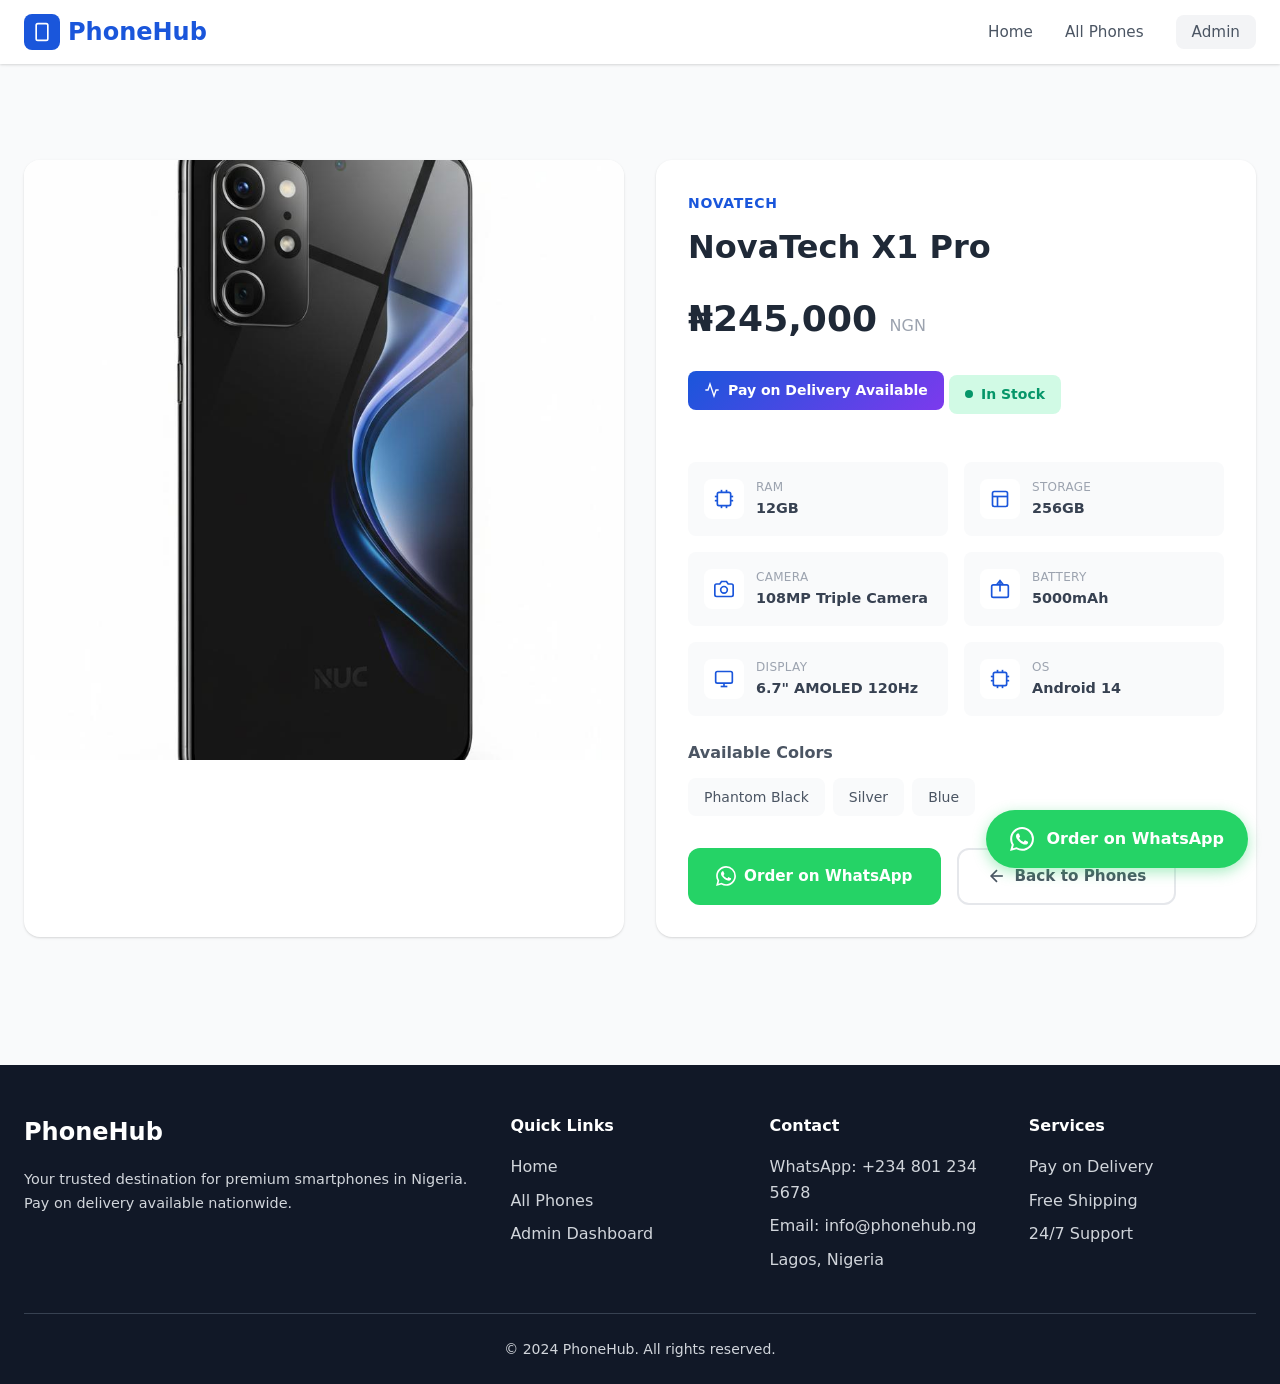
<file: product.html>
<!DOCTYPE html>
<html lang="en">
<head>
  <meta charset="UTF-8">
  <meta name="viewport" content="width=device-width, initial-scale=1.0">
  <title>NovaTech X1 Pro - PhoneHub</title>
  <style>
    /* ================================
       PhoneHub - Full Styles (same as index & products)
       ================================ */
    :root {
      --primary: #1a56db;
      --primary-dark: #1e429f;
      --primary-light: #e1effe;
      --secondary: #7c3aed;
      --accent: #f59e0b;
      --success: #059669;
      --danger: #dc2626;
      --warning: #d97706;
      --dark: #111827;
      --gray-900: #1f2937;
      --gray-800: #374151;
      --gray-700: #4b5563;
      --gray-600: #6b7280;
      --gray-500: #9ca3af;
      --gray-400: #d1d5db;
      --gray-300: #e5e7eb;
      --gray-200: #f3f4f6;
      --gray-100: #f9fafb;
      --white: #ffffff;
      --shadow-sm: 0 1px 2px rgba(0,0,0,0.05);
      --shadow: 0 1px 3px rgba(0,0,0,0.1), 0 1px 2px rgba(0,0,0,0.06);
      --shadow-md: 0 4px 6px -1px rgba(0,0,0,0.1), 0 2px 4px -2px rgba(0,0,0,0.1);
      --shadow-lg: 0 10px 15px -3px rgba(0,0,0,0.1), 0 4px 6px -4px rgba(0,0,0,0.1);
      --shadow-xl: 0 20px 25px -5px rgba(0,0,0,0.1), 0 8px 10px -6px rgba(0,0,0,0.1);
      --radius: 0.5rem;
      --radius-lg: 0.75rem;
      --radius-xl: 1rem;
      --transition: all 0.3s ease;
    }

    *, *::before, *::after {
      box-sizing: border-box;
      margin: 0;
      padding: 0;
    }

    html {
      scroll-behavior: smooth;
    }

    body {
      font-family: 'Segoe UI', system-ui, -apple-system, sans-serif;
      background: var(--gray-100);
      color: var(--gray-900);
      line-height: 1.6;
      min-height: 100vh;
    }

    a {
      text-decoration: none;
      color: inherit;
      transition: var(--transition);
    }

    img {
      max-width: 100%;
      display: block;
    }

    /* Navigation */
    .navbar {
      background: var(--white);
      box-shadow: var(--shadow);
      position: sticky;
      top: 0;
      z-index: 1000;
    }

    .nav-container {
      max-width: 1280px;
      margin: 0 auto;
      padding: 0 1.5rem;
      display: flex;
      align-items: center;
      justify-content: space-between;
      height: 64px;
    }

    .logo {
      display: flex;
      align-items: center;
      gap: 0.5rem;
      font-size: 1.5rem;
      font-weight: 800;
      color: var(--primary);
    }

    .logo-icon {
      width: 36px;
      height: 36px;
      background: var(--primary);
      border-radius: var(--radius);
      display: flex;
      align-items: center;
      justify-content: center;
      color: var(--white);
    }

    .nav-links {
      display: flex;
      align-items: center;
      gap: 2rem;
      list-style: none;
    }

    .nav-links a {
      color: var(--gray-700);
      font-weight: 500;
      font-size: 0.95rem;
      position: relative;
    }

    .nav-links a:hover,
    .nav-links a.active {
      color: var(--primary);
    }

    .nav-links a::after {
      content: '';
      position: absolute;
      bottom: -4px;
      left: 0;
      width: 0;
      height: 2px;
      background: var(--primary);
      transition: width 0.3s ease;
    }

    .nav-links a:hover::after,
    .nav-links a.active::after {
      width: 100%;
    }

    .nav-admin-link {
      background: var(--gray-200);
      color: var(--gray-700);
      padding: 0.5rem 1rem;
      border-radius: var(--radius);
      font-size: 0.875rem;
      font-weight: 500;
    }

    .nav-admin-link:hover {
      background: var(--primary);
      color: var(--white);
    }

    .mobile-menu-btn {
      display: none;
      background: none;
      border: none;
      cursor: pointer;
      padding: 0.5rem;
      color: var(--gray-700);
    }

    /* Sections */
    .section {
      max-width: 1280px;
      margin: 0 auto;
      padding: 4rem 1.5rem;
    }

    /* Product Detail Layout */
    .product-detail {
      display: grid;
      grid-template-columns: 1fr;
      gap: 2rem;
      margin-top: 2rem;
    }

    @media (min-width: 1024px) {
      .product-detail {
        grid-template-columns: 1fr 1fr;
      }
    }

    .product-gallery {
      background: var(--white);
      border-radius: var(--radius-xl);
      overflow: hidden;
      box-shadow: var(--shadow);
    }

    .product-gallery img {
      width: 100%;
      aspect-ratio: 1;
      object-fit: cover;
    }

    .product-details {
      background: var(--white);
      border-radius: var(--radius-xl);
      padding: 2rem;
      box-shadow: var(--shadow);
    }

    .detail-brand {
      color: var(--primary);
      font-weight: 700;
      text-transform: uppercase;
      font-size: 0.875rem;
      letter-spacing: 0.05em;
    }

    .detail-name {
      font-size: 2rem;
      font-weight: 800;
      margin: 0.5rem 0 1rem;
    }

    .detail-price {
      font-size: 2.25rem;
      font-weight: 800;
      color: var(--gray-900);
      margin-bottom: 1.5rem;
    }

    .detail-price span {
      font-size: 1rem;
      color: var(--gray-500);
      font-weight: 500;
    }

    .delivery-badge {
      display: inline-flex;
      align-items: center;
      gap: 0.5rem;
      background: linear-gradient(135deg, var(--primary) 0%, var(--secondary) 100%);
      color: var(--white);
      padding: 0.5rem 1rem;
      border-radius: var(--radius);
      font-size: 0.875rem;
      font-weight: 600;
      margin-bottom: 1rem;
    }

    .status-badge {
      display: inline-flex;
      align-items: center;
      gap: 0.5rem;
      padding: 0.5rem 1rem;
      border-radius: var(--radius);
      font-weight: 600;
      font-size: 0.875rem;
      margin-bottom: 1.5rem;
    }

    .status-badge.in-stock {
      background: #d1fae5;
      color: var(--success);
    }

    .status-dot {
      width: 8px;
      height: 8px;
      border-radius: 50%;
      background: currentColor;
    }

    .specs-grid {
      display: grid;
      grid-template-columns: repeat(2, 1fr);
      gap: 1rem;
      margin: 1.5rem 0;
    }

    .spec-item {
      display: flex;
      align-items: center;
      gap: 0.75rem;
      padding: 1rem;
      background: var(--gray-100);
      border-radius: var(--radius);
    }

    .spec-icon {
      width: 40px;
      height: 40px;
      background: var(--white);
      border-radius: var(--radius);
      display: flex;
      align-items: center;
      justify-content: center;
      color: var(--primary);
      flex-shrink: 0;
    }

    .spec-label {
      font-size: 0.75rem;
      color: var(--gray-500);
      text-transform: uppercase;
      letter-spacing: 0.025em;
    }

    .spec-value {
      font-weight: 700;
      color: var(--gray-800);
      font-size: 0.9rem;
    }

    .colors-section {
      margin: 1.5rem 0;
    }

    .colors-title {
      font-weight: 600;
      margin-bottom: 0.75rem;
      color: var(--gray-700);
    }

    .colors-list {
      display: flex;
      gap: 0.5rem;
      flex-wrap: wrap;
    }

    .color-tag {
      padding: 0.5rem 1rem;
      background: var(--gray-100);
      border-radius: var(--radius);
      font-size: 0.875rem;
      color: var(--gray-700);
    }

    .detail-actions {
      display: flex;
      gap: 1rem;
      margin-top: 2rem;
      flex-wrap: wrap;
    }

    .btn {
      display: inline-flex;
      align-items: center;
      gap: 0.5rem;
      padding: 0.875rem 1.75rem;
      border-radius: var(--radius-lg);
      font-weight: 600;
      font-size: 0.95rem;
      border: none;
      cursor: pointer;
      transition: var(--transition);
    }

    .btn-whatsapp {
      background: #25d366;
      color: var(--white);
    }

    .btn-whatsapp:hover {
      background: #128c7e;
      transform: translateY(-2px);
    }

    .btn-outline {
      background: transparent;
      border: 2px solid var(--gray-300);
      color: var(--gray-700);
    }

    .btn-outline:hover {
      border-color: var(--primary);
      color: var(--primary);
    }

    /* WhatsApp Float Button */
    .whatsapp-float {
      position: fixed;
      bottom: 2rem;
      right: 2rem;
      z-index: 999;
    }

    .whatsapp-btn {
      display: flex;
      align-items: center;
      gap: 0.75rem;
      background: #25d366;
      color: var(--white);
      padding: 1rem 1.5rem;
      border-radius: 9999px;
      font-weight: 700;
      box-shadow: 0 4px 14px rgba(37, 211, 102, 0.4);
      transition: var(--transition);
      white-space: nowrap;
    }

    .whatsapp-btn:hover {
      transform: scale(1.05);
      box-shadow: 0 6px 20px rgba(37, 211, 102, 0.5);
    }

    .whatsapp-btn svg {
      width: 24px;
      height: 24px;
    }

    /* Footer */
    .footer {
      background: var(--dark);
      color: var(--gray-400);
      padding: 3rem 1.5rem 1.5rem;
      margin-top: 4rem;
    }

    .footer-content {
      max-width: 1280px;
      margin: 0 auto;
      display: grid;
      grid-template-columns: 1fr;
      gap: 2rem;
    }

    @media (min-width: 640px) {
      .footer-content {
        grid-template-columns: repeat(2, 1fr);
      }
    }

    @media (min-width: 1024px) {
      .footer-content {
        grid-template-columns: 2fr 1fr 1fr 1fr;
      }
    }

    .footer-brand {
      color: var(--white);
      font-size: 1.5rem;
      font-weight: 800;
      margin-bottom: 1rem;
    }

    .footer-desc {
      font-size: 0.9rem;
      line-height: 1.7;
    }

    .footer-title {
      color: var(--white);
      font-weight: 700;
      margin-bottom: 1rem;
      font-size: 1rem;
    }

    .footer-links {
      list-style: none;
    }

    .footer-links li {
      margin-bottom: 0.5rem;
    }

    .footer-links a:hover {
      color: var(--white);
    }

    .footer-bottom {
      max-width: 1280px;
      margin: 2rem auto 0;
      padding-top: 1.5rem;
      border-top: 1px solid var(--gray-800);
      text-align: center;
      font-size: 0.875rem;
    }

    /* Responsive */
    @media (max-width: 768px) {
      .mobile-menu-btn {
        display: block;
      }

      .nav-links {
        position: fixed;
        top: 64px;
        left: 0;
        right: 0;
        background: var(--white);
        flex-direction: column;
        padding: 1.5rem;
        gap: 1rem;
        box-shadow: var(--shadow-lg);
        transform: translateY(-100%);
        opacity: 0;
        visibility: hidden;
        transition: var(--transition);
      }

      .nav-links.active {
        transform: translateY(0);
        opacity: 1;
        visibility: visible;
      }

      .section {
        padding: 2.5rem 1rem;
      }

      .detail-name {
        font-size: 1.5rem;
      }

      .detail-price {
        font-size: 1.75rem;
      }

      .specs-grid {
        grid-template-columns: 1fr;
      }

      .whatsapp-float {
        bottom: 1rem;
        right: 1rem;
      }

      .whatsapp-btn {
        padding: 0.75rem 1rem;
        font-size: 0.875rem;
      }
    }

    @keyframes fadeInUp {
      from {
        opacity: 0;
        transform: translateY(20px);
      }
      to {
        opacity: 1;
        transform: translateY(0);
      }
    }

    .fade-in {
      animation: fadeInUp 0.5s ease forwards;
    }
  </style>
</head>
<body>
  <!-- Navigation -->
  <nav class="navbar">
    <div class="nav-container">
      <a href="index.html" class="logo">
        <div class="logo-icon">
          <svg width="20" height="20" viewBox="0 0 24 24" fill="none" stroke="currentColor" stroke-width="2">
            <rect x="5" y="2" width="14" height="20" rx="2" ry="2"></rect>
            <line x1="12" y1="18" x2="12.01" y2="18"></line>
          </svg>
        </div>
        PhoneHub
      </a>
      <ul class="nav-links" id="navLinks">
        <li><a href="index.html">Home</a></li>
        <li><a href="products.html">All Phones</a></li>
        <li><a href="admin/index.html" class="nav-admin-link">Admin</a></li>
      </ul>
      <button class="mobile-menu-btn" id="mobileMenuBtn" aria-label="Toggle menu">
        <svg width="24" height="24" viewBox="0 0 24 24" fill="none" stroke="currentColor" stroke-width="2">
          <line x1="3" y1="12" x2="21" y2="12"></line>
          <line x1="3" y1="6" x2="21" y2="6"></line>
          <line x1="3" y1="18" x2="21" y2="18"></line>
        </svg>
      </button>
    </div>
  </nav>

  <!-- Product Detail Section (Hand-coded for NovaTech X1 Pro) -->
  <section class="section">
    <div class="product-detail fade-in">
      <!-- Product Gallery -->
      <div class="product-gallery">
        <img src="images/phone-1.jpg" alt="NovaTech X1 Pro">
      </div>

      <!-- Product Details -->
      <div class="product-details">
        <div class="detail-brand">NovaTech</div>
        <h1 class="detail-name">NovaTech X1 Pro</h1>
        <div class="detail-price">₦245,000 <span>NGN</span></div>

        <div class="delivery-badge">
          <svg width="16" height="16" viewBox="0 0 24 24" fill="none" stroke="currentColor" stroke-width="2">
            <path d="M22 12h-4l-3 9L9 3l-3 9H2"></path>
          </svg>
          Pay on Delivery Available
        </div>

        <div class="status-badge in-stock">
          <span class="status-dot"></span>
          In Stock
        </div>

        <!-- Specs Grid -->
        <div class="specs-grid">
          <div class="spec-item">
            <div class="spec-icon">
              <svg width="20" height="20" viewBox="0 0 24 24" fill="none" stroke="currentColor" stroke-width="2">
                <rect x="4" y="4" width="16" height="16" rx="2" ry="2"></rect>
                <line x1="9" y1="1" x2="9" y2="4"></line>
                <line x1="15" y1="1" x2="15" y2="4"></line>
                <line x1="9" y1="20" x2="9" y2="23"></line>
                <line x1="15" y1="20" x2="15" y2="23"></line>
                <line x1="20" y1="9" x2="23" y2="9"></line>
                <line x1="20" y1="14" x2="23" y2="14"></line>
                <line x1="1" y1="9" x2="4" y2="9"></line>
                <line x1="1" y1="14" x2="4" y2="14"></line>
              </svg>
            </div>
            <div>
              <div class="spec-label">RAM</div>
              <div class="spec-value">12GB</div>
            </div>
          </div>
          <div class="spec-item">
            <div class="spec-icon">
              <svg width="20" height="20" viewBox="0 0 24 24" fill="none" stroke="currentColor" stroke-width="2">
                <rect x="3" y="3" width="18" height="18" rx="2" ry="2"></rect>
                <line x1="3" y1="9" x2="21" y2="9"></line>
                <line x1="9" y1="21" x2="9" y2="9"></line>
              </svg>
            </div>
            <div>
              <div class="spec-label">Storage</div>
              <div class="spec-value">256GB</div>
            </div>
          </div>
          <div class="spec-item">
            <div class="spec-icon">
              <svg width="20" height="20" viewBox="0 0 24 24" fill="none" stroke="currentColor" stroke-width="2">
                <path d="M23 19a2 2 0 0 1-2 2H3a2 2 0 0 1-2-2V8a2 2 0 0 1 2-2h4l2-3h6l2 3h4a2 2 0 0 1 2 2z"></path>
                <circle cx="12" cy="13" r="4"></circle>
              </svg>
            </div>
            <div>
              <div class="spec-label">Camera</div>
              <div class="spec-value">108MP Triple Camera</div>
            </div>
          </div>
          <div class="spec-item">
            <div class="spec-icon">
              <svg width="20" height="20" viewBox="0 0 24 24" fill="none" stroke="currentColor" stroke-width="2">
                <rect x="2" y="7" width="20" height="15" rx="2" ry="2"></rect>
                <polyline points="8 7 12 2 16 7"></polyline>
                <line x1="12" y1="2" x2="12" y2="15"></line>
              </svg>
            </div>
            <div>
              <div class="spec-label">Battery</div>
              <div class="spec-value">5000mAh</div>
            </div>
          </div>
          <div class="spec-item">
            <div class="spec-icon">
              <svg width="20" height="20" viewBox="0 0 24 24" fill="none" stroke="currentColor" stroke-width="2">
                <rect x="2" y="3" width="20" height="14" rx="2" ry="2"></rect>
                <line x1="8" y1="21" x2="16" y2="21"></line>
                <line x1="12" y1="17" x2="12" y2="21"></line>
              </svg>
            </div>
            <div>
              <div class="spec-label">Display</div>
              <div class="spec-value">6.7" AMOLED 120Hz</div>
            </div>
          </div>
          <div class="spec-item">
            <div class="spec-icon">
              <svg width="20" height="20" viewBox="0 0 24 24" fill="none" stroke="currentColor" stroke-width="2">
                <rect x="4" y="4" width="16" height="16" rx="2" ry="2"></rect>
                <line x1="9" y1="1" x2="9" y2="4"></line>
                <line x1="15" y1="1" x2="15" y2="4"></line>
                <line x1="9" y1="20" x2="9" y2="23"></line>
                <line x1="15" y1="20" x2="15" y2="23"></line>
                <line x1="20" y1="9" x2="23" y2="9"></line>
                <line x1="20" y1="14" x2="23" y2="14"></line>
                <line x1="1" y1="9" x2="4" y2="9"></line>
                <line x1="1" y1="14" x2="4" y2="14"></line>
              </svg>
            </div>
            <div>
              <div class="spec-label">OS</div>
              <div class="spec-value">Android 14</div>
            </div>
          </div>
        </div>

        <!-- Colors -->
        <div class="colors-section">
          <div class="colors-title">Available Colors</div>
          <div class="colors-list">
            <span class="color-tag">Phantom Black</span>
            <span class="color-tag">Silver</span>
            <span class="color-tag">Blue</span>
          </div>
        </div>

        <!-- Action Buttons -->
        <div class="detail-actions">
          <a href="https://wa.me/2348012345678?text=Hello%2C%20I%20want%20to%20order%20NovaTech%20X1%20Pro" target="_blank" class="btn btn-whatsapp">
            <svg width="20" height="20" viewBox="0 0 24 24" fill="currentColor">
              <path d="M17.472 14.382c-.297-.149-1.758-.867-2.03-.967-.273-.099-.471-.148-.67.15-.197.297-.767.966-.94 1.164-.173.199-.347.223-.644.075-.297-.15-1.255-.463-2.39-1.475-.883-.788-1.48-1.761-1.653-2.059-.173-.297-.018-.458.13-.606.134-.133.298-.347.446-.52.149-.174.198-.298.298-.497.099-.198.05-.371-.025-.52-.075-.149-.669-1.612-.916-2.207-.242-.579-.487-.5-.669-.51-.173-.008-.371-.01-.57-.01-.198 0-.52.074-.792.372-.272.297-1.04 1.016-1.04 2.479 0 1.462 1.065 2.875 1.213 3.074.149.198 2.096 3.2 5.077 4.487.709.306 1.262.489 1.694.625.712.227 1.36.195 1.871.118.571-.085 1.758-.719 2.006-1.413.248-.694.248-1.289.173-1.413-.074-.124-.272-.198-.57-.347m-5.421 7.403h-.004a9.87 9.87 0 01-5.031-1.378l-.361-.214-3.741.982.998-3.648-.235-.374a9.86 9.86 0 01-1.51-5.26c.001-5.45 4.436-9.884 9.888-9.884 2.64 0 5.122 1.03 6.988 2.898a9.825 9.825 0 012.893 6.994c-.003 5.45-4.437 9.884-9.885 9.884m8.413-18.297A11.815 11.815 0 0012.05 0C5.495 0 .16 5.335.157 11.892c0 2.096.547 4.142 1.588 5.945L.057 24l6.305-1.654a11.882 11.882 0 005.683 1.448h.005c6.554 0 11.89-5.335 11.893-11.893a11.821 11.821 0 00-3.48-8.413z"/>
            </svg>
            Order on WhatsApp
          </a>
          <a href="products.html" class="btn btn-outline">
            <svg width="20" height="20" viewBox="0 0 24 24" fill="none" stroke="currentColor" stroke-width="2">
              <line x1="19" y1="12" x2="5" y2="12"></line>
              <polyline points="12 19 5 12 12 5"></polyline>
            </svg>
            Back to Phones
          </a>
        </div>
      </div>
    </div>
  </section>

  <!-- Sticky WhatsApp Button (undistorted, same as index) -->
  <div class="whatsapp-float">
    <a href="https://wa.me/2348012345678?text=Hello%2C%20I%20want%20to%20order%20a%20phone" target="_blank" class="whatsapp-btn">
      <svg viewBox="0 0 24 24" fill="currentColor">
        <path d="M17.472 14.382c-.297-.149-1.758-.867-2.03-.967-.273-.099-.471-.148-.67.15-.197.297-.767.966-.94 1.164-.173.199-.347.223-.644.075-.297-.15-1.255-.463-2.39-1.475-.883-.788-1.48-1.761-1.653-2.059-.173-.297-.018-.458.13-.606.134-.133.298-.347.446-.52.149-.174.198-.298.298-.497.099-.198.05-.371-.025-.52-.075-.149-.669-1.612-.916-2.207-.242-.579-.487-.5-.669-.51-.173-.008-.371-.01-.57-.01-.198 0-.52.074-.792.372-.272.297-1.04 1.016-1.04 2.479 0 1.462 1.065 2.875 1.213 3.074.149.198 2.096 3.2 5.077 4.487.709.306 1.262.489 1.694.625.712.227 1.36.195 1.871.118.571-.085 1.758-.719 2.006-1.413.248-.694.248-1.289.173-1.413-.074-.124-.272-.198-.57-.347m-5.421 7.403h-.004a9.87 9.87 0 01-5.031-1.378l-.361-.214-3.741.982.998-3.648-.235-.374a9.86 9.86 0 01-1.51-5.26c.001-5.45 4.436-9.884 9.888-9.884 2.64 0 5.122 1.03 6.988 2.898a9.825 9.825 0 012.893 6.994c-.003 5.45-4.437 9.884-9.885 9.884m8.413-18.297A11.815 11.815 0 0012.05 0C5.495 0 .16 5.335.157 11.892c0 2.096.547 4.142 1.588 5.945L.057 24l6.305-1.654a11.882 11.882 0 005.683 1.448h.005c6.554 0 11.89-5.335 11.893-11.893a11.821 11.821 0 00-3.48-8.413z"/>
      </svg>
      <span>Order on WhatsApp</span>
    </a>
  </div>

  <!-- Footer -->
  <footer class="footer">
    <div class="footer-content">
      <div>
        <div class="footer-brand">PhoneHub</div>
        <p class="footer-desc">Your trusted destination for premium smartphones in Nigeria. Pay on delivery available nationwide.</p>
      </div>
      <div>
        <h4 class="footer-title">Quick Links</h4>
        <ul class="footer-links">
          <li><a href="index.html">Home</a></li>
          <li><a href="products.html">All Phones</a></li>
          <li><a href="admin/index.html">Admin Dashboard</a></li>
        </ul>
      </div>
      <div>
        <h4 class="footer-title">Contact</h4>
        <ul class="footer-links">
          <li>WhatsApp: +234 801 234 5678</li>
          <li>Email: info@phonehub.ng</li>
          <li>Lagos, Nigeria</li>
        </ul>
      </div>
      <div>
        <h4 class="footer-title">Services</h4>
        <ul class="footer-links">
          <li>Pay on Delivery</li>
          <li>Free Shipping</li>
          <li>24/7 Support</li>
        </ul>
      </div>
    </div>
    <div class="footer-bottom">
      <p>&copy; 2024 PhoneHub. All rights reserved.</p>
    </div>
  </footer>

  <!-- Only mobile menu toggle JS (no product generation) -->
  <script>
    document.addEventListener('DOMContentLoaded', function() {
      const mobileMenuBtn = document.getElementById('mobileMenuBtn');
      const navLinks = document.getElementById('navLinks');
      if (mobileMenuBtn && navLinks) {
        mobileMenuBtn.addEventListener('click', () => {
          navLinks.classList.toggle('active');
        });
        navLinks.querySelectorAll('a').forEach(link => {
          link.addEventListener('click', () => {
            navLinks.classList.remove('active');
          });
        });
      }
    });
  </script>
</body>
</html>
</file>
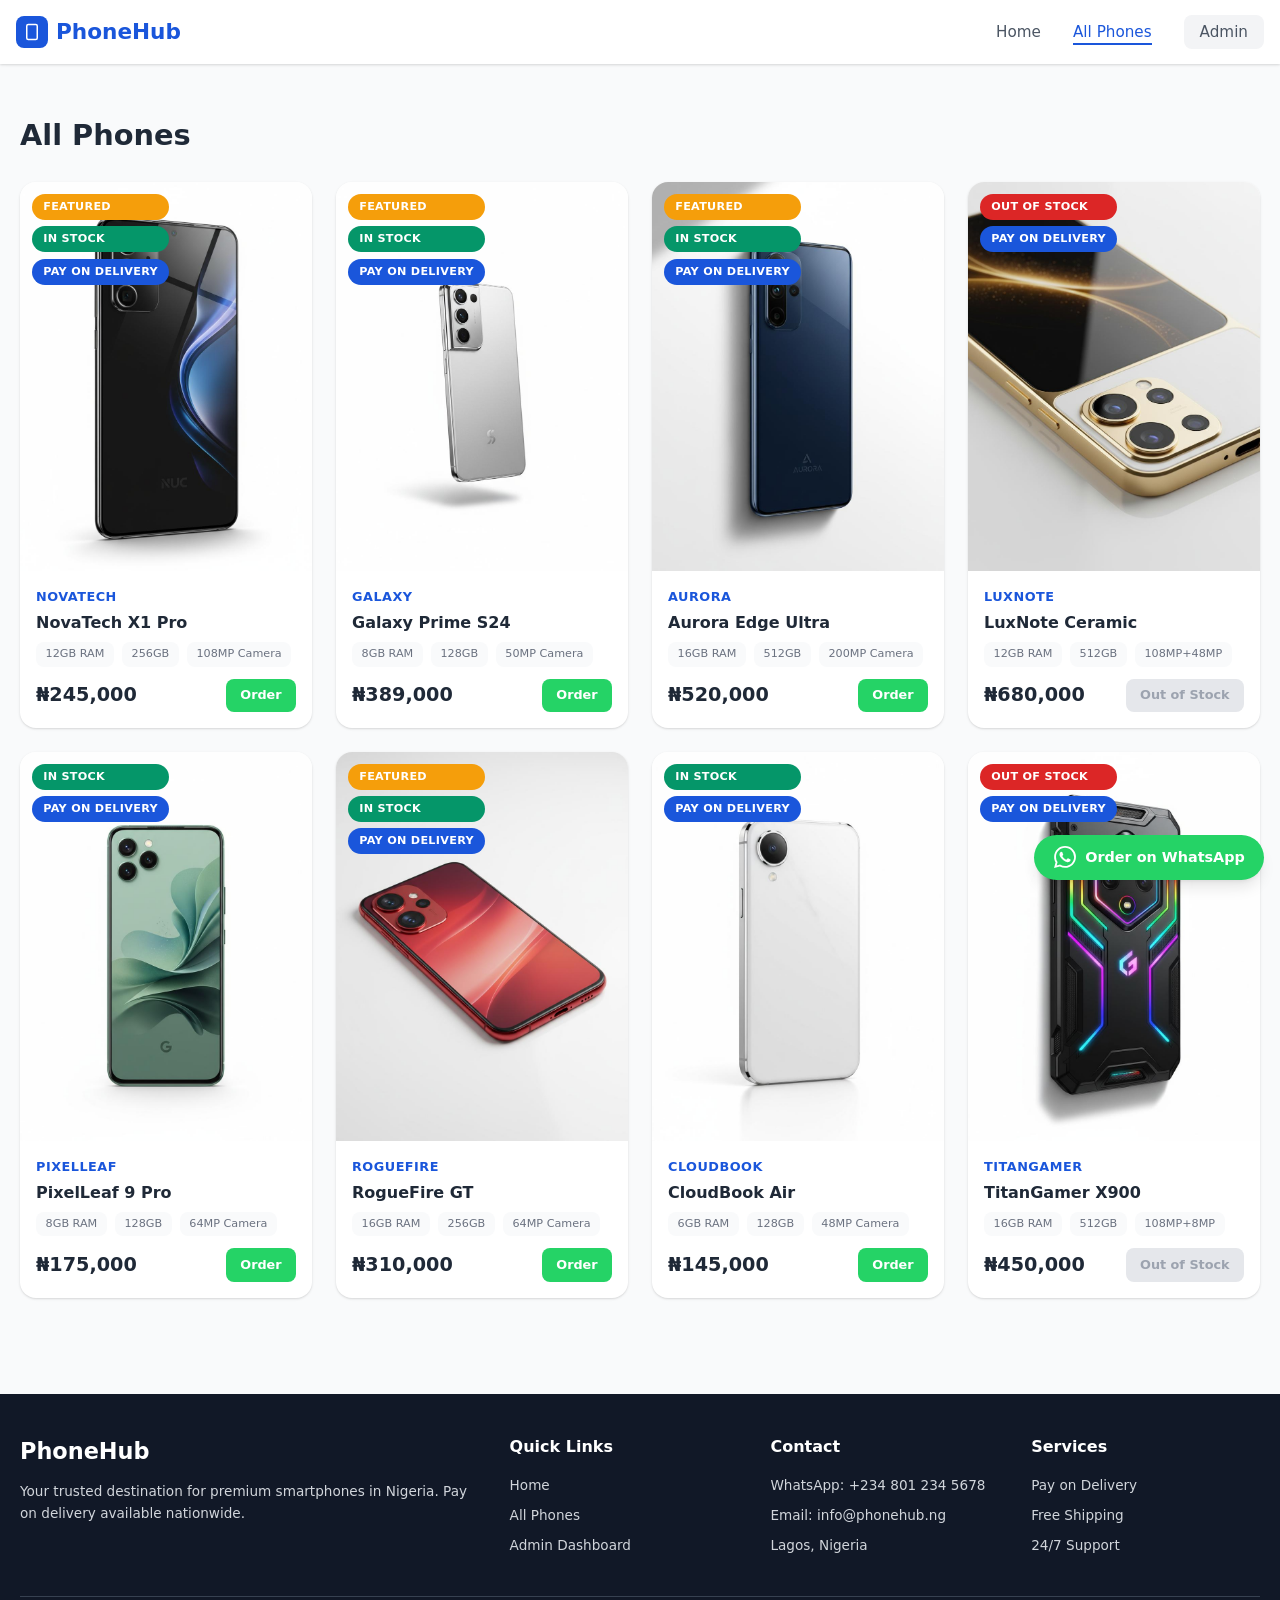
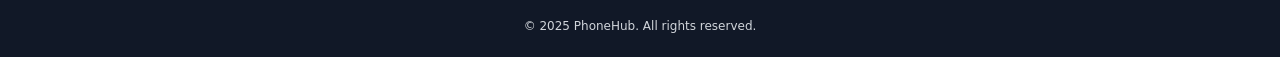
<file: products.html>
<!DOCTYPE html>
<html lang="en">
<head>
  <meta charset="UTF-8">
  <meta name="viewport" content="width=device-width, initial-scale=1.0, viewport-fit=cover">
  <title>All Phones - PhoneHub</title>
  <style>
    /* ================================
       PhoneHub - Responsive Products Page
       Same robust styles as index (no distortion)
       ================================ */
    :root {
      --primary: #1a56db;
      --primary-dark: #1e429f;
      --primary-light: #e1effe;
      --secondary: #7c3aed;
      --accent: #f59e0b;
      --success: #059669;
      --danger: #dc2626;
      --warning: #d97706;
      --dark: #111827;
      --gray-900: #1f2937;
      --gray-800: #374151;
      --gray-700: #4b5563;
      --gray-600: #6b7280;
      --gray-500: #9ca3af;
      --gray-400: #d1d5db;
      --gray-300: #e5e7eb;
      --gray-200: #f3f4f6;
      --gray-100: #f9fafb;
      --white: #ffffff;
      --shadow-sm: 0 1px 2px rgba(0,0,0,0.05);
      --shadow: 0 1px 3px rgba(0,0,0,0.1), 0 1px 2px rgba(0,0,0,0.06);
      --shadow-md: 0 4px 6px -1px rgba(0,0,0,0.1), 0 2px 4px -2px rgba(0,0,0,0.1);
      --shadow-lg: 0 10px 15px -3px rgba(0,0,0,0.1), 0 4px 6px -4px rgba(0,0,0,0.1);
      --shadow-xl: 0 20px 25px -5px rgba(0,0,0,0.1), 0 8px 10px -6px rgba(0,0,0,0.1);
      --radius: 0.5rem;
      --radius-lg: 0.75rem;
      --radius-xl: 1rem;
      --transition: all 0.3s ease;
    }

    *, *::before, *::after {
      box-sizing: border-box;
      margin: 0;
      padding: 0;
    }

    html {
      scroll-behavior: smooth;
    }

    body {
      font-family: 'Segoe UI', system-ui, -apple-system, sans-serif;
      background: var(--gray-100);
      color: var(--gray-900);
      line-height: 1.6;
      min-height: 100vh;
      overflow-x: hidden;
    }

    a {
      text-decoration: none;
      color: inherit;
      transition: var(--transition);
    }

    img {
      max-width: 100%;
      display: block;
    }

    /* Navigation - fully responsive */
    .navbar {
      background: var(--white);
      box-shadow: var(--shadow);
      position: sticky;
      top: 0;
      z-index: 1000;
    }

    .nav-container {
      max-width: 1280px;
      margin: 0 auto;
      padding: 0 1rem;
      display: flex;
      align-items: center;
      justify-content: space-between;
      height: 64px;
    }

    .logo {
      display: flex;
      align-items: center;
      gap: 0.5rem;
      font-size: 1.35rem;
      font-weight: 800;
      color: var(--primary);
    }

    .logo-icon {
      width: 32px;
      height: 32px;
      background: var(--primary);
      border-radius: var(--radius);
      display: flex;
      align-items: center;
      justify-content: center;
      color: var(--white);
    }

    .nav-links {
      display: flex;
      align-items: center;
      gap: 2rem;
      list-style: none;
    }

    .nav-links a {
      color: var(--gray-700);
      font-weight: 500;
      font-size: 0.95rem;
      position: relative;
      white-space: nowrap;
    }

    .nav-links a:hover,
    .nav-links a.active {
      color: var(--primary);
    }

    .nav-links a::after {
      content: '';
      position: absolute;
      bottom: -4px;
      left: 0;
      width: 0;
      height: 2px;
      background: var(--primary);
      transition: width 0.3s ease;
    }

    .nav-links a:hover::after,
    .nav-links a.active::after {
      width: 100%;
    }

    .nav-admin-link {
      background: var(--gray-200);
      color: var(--gray-700);
      padding: 0.5rem 1rem;
      border-radius: var(--radius);
      font-size: 0.875rem;
      font-weight: 500;
    }

    .nav-admin-link:hover {
      background: var(--primary);
      color: var(--white);
    }

    .mobile-menu-btn {
      display: none;
      background: none;
      border: none;
      cursor: pointer;
      padding: 0.5rem;
      color: var(--gray-700);
    }

    /* Sections */
    .section {
      max-width: 1280px;
      margin: 0 auto;
      padding: 3rem 1.25rem;
    }

    .section-title {
      font-size: 1.8rem;
      font-weight: 700;
      color: var(--gray-900);
      margin-bottom: 1.5rem;
    }

    /* Product Grid - fully responsive fluid grid */
    .product-grid {
      display: grid;
      grid-template-columns: repeat(1, 1fr);
      gap: 1.5rem;
    }

    @media (min-width: 480px) {
      .product-grid {
        grid-template-columns: repeat(2, 1fr);
      }
    }

    @media (min-width: 768px) {
      .product-grid {
        grid-template-columns: repeat(3, 1fr);
      }
    }

    @media (min-width: 1024px) {
      .product-grid {
        grid-template-columns: repeat(4, 1fr);
      }
    }

    /* Product Card - no distortion */
    .product-card {
      background: var(--white);
      border-radius: var(--radius-xl);
      overflow: hidden;
      box-shadow: var(--shadow);
      transition: var(--transition);
      position: relative;
      display: flex;
      flex-direction: column;
      height: 100%;
    }

    .product-card:hover {
      transform: translateY(-4px);
      box-shadow: var(--shadow-xl);
    }

    .product-image {
      position: relative;
      aspect-ratio: 3/4;
      overflow: hidden;
      background: var(--gray-100);
    }

    .product-image img {
      width: 100%;
      height: 100%;
      object-fit: cover;
      transition: transform 0.5s ease;
    }

    .product-card:hover .product-image img {
      transform: scale(1.03);
    }

    .product-badges {
      position: absolute;
      top: 0.75rem;
      left: 0.75rem;
      display: flex;
      flex-direction: column;
      gap: 0.4rem;
      z-index: 2;
    }

    .badge {
      padding: 0.25rem 0.7rem;
      border-radius: 9999px;
      font-size: 0.7rem;
      font-weight: 700;
      text-transform: uppercase;
      letter-spacing: 0.3px;
    }

    .badge-featured {
      background: var(--accent);
      color: var(--white);
    }

    .badge-stock {
      background: var(--success);
      color: var(--white);
    }

    .badge-outstock {
      background: var(--danger);
      color: var(--white);
    }

    .badge-delivery {
      background: var(--primary);
      color: var(--white);
    }

    .product-info {
      padding: 1rem;
      flex: 1;
      display: flex;
      flex-direction: column;
    }

    .product-brand {
      font-size: 0.8rem;
      color: var(--primary);
      font-weight: 700;
      text-transform: uppercase;
      letter-spacing: 0.5px;
    }

    .product-name {
      font-size: 1rem;
      font-weight: 700;
      color: var(--gray-900);
      margin: 0.25rem 0 0.5rem;
      line-height: 1.4;
      /* Critical: allows wrapping on mobile — no distortion */
      white-space: normal;
      word-break: break-word;
      display: -webkit-box;
      -webkit-line-clamp: 2;
      -webkit-box-orient: vertical;
      overflow: hidden;
    }

    .product-specs {
      display: flex;
      gap: 0.5rem;
      flex-wrap: wrap;
      margin-bottom: 0.75rem;
    }

    .spec-tag {
      font-size: 0.7rem;
      color: var(--gray-600);
      background: var(--gray-100);
      padding: 0.2rem 0.6rem;
      border-radius: var(--radius);
    }

    .product-footer {
      display: flex;
      align-items: center;
      justify-content: space-between;
      margin-top: auto;
      flex-wrap: wrap;
      gap: 0.5rem;
    }

    .product-price {
      font-size: 1.2rem;
      font-weight: 800;
      color: var(--gray-900);
    }

    .btn-sm {
      padding: 0.4rem 0.9rem;
      font-size: 0.8rem;
      border-radius: var(--radius);
      display: inline-flex;
      align-items: center;
      gap: 0.4rem;
      font-weight: 600;
      cursor: pointer;
      transition: var(--transition);
      border: none;
    }

    .btn-whatsapp {
      background: #25d366;
      color: var(--white);
    }

    .btn-whatsapp:hover {
      background: #128c7e;
      transform: translateY(-2px);
    }

    .btn-disabled {
      background: var(--gray-300);
      color: var(--gray-500);
      cursor: not-allowed;
    }

    /* WhatsApp Floating Button - responsive, no cutoff */
    .whatsapp-float {
      position: fixed;
      bottom: 1.25rem;
      right: 1rem;
      z-index: 999;
    }

    .whatsapp-btn {
      display: flex;
      align-items: center;
      gap: 0.6rem;
      background: #25d366;
      color: white;
      padding: 0.7rem 1.2rem;
      border-radius: 60px;
      font-weight: 700;
      font-size: 0.9rem;
      box-shadow: var(--shadow-lg);
      transition: var(--transition);
      text-decoration: none;
      white-space: nowrap;
    }

    .whatsapp-btn svg {
      width: 22px;
      height: 22px;
    }

    .whatsapp-btn:hover {
      background: #128c7e;
      transform: scale(1.02);
    }

    @media (max-width: 480px) {
      .whatsapp-btn span {
        display: inline-block;
        font-size: 0.8rem;
      }
      .whatsapp-btn {
        padding: 0.55rem 1rem;
        gap: 0.4rem;
      }
      .whatsapp-btn svg {
        width: 20px;
        height: 20px;
      }
    }

    /* Footer */
    .footer {
      background: var(--dark);
      color: var(--gray-400);
      padding: 2.5rem 1.25rem 1.25rem;
      margin-top: 3rem;
    }

    .footer-content {
      max-width: 1280px;
      margin: 0 auto;
      display: grid;
      grid-template-columns: 1fr;
      gap: 2rem;
    }

    @media (min-width: 540px) {
      .footer-content {
        grid-template-columns: repeat(2, 1fr);
      }
    }

    @media (min-width: 900px) {
      .footer-content {
        grid-template-columns: 2fr 1fr 1fr 1fr;
      }
    }

    .footer-brand {
      color: var(--white);
      font-size: 1.4rem;
      font-weight: 800;
      margin-bottom: 0.75rem;
    }

    .footer-desc {
      font-size: 0.85rem;
      line-height: 1.6;
    }

    .footer-title {
      color: var(--white);
      font-weight: 700;
      margin-bottom: 1rem;
      font-size: 1rem;
    }

    .footer-links {
      list-style: none;
    }

    .footer-links li {
      margin-bottom: 0.5rem;
      font-size: 0.85rem;
    }

    .footer-links a:hover {
      color: var(--white);
    }

    .footer-bottom {
      max-width: 1280px;
      margin: 2rem auto 0;
      padding-top: 1.25rem;
      border-top: 1px solid var(--gray-800);
      text-align: center;
      font-size: 0.75rem;
    }

    /* Responsive Navigation & General */
    @media (max-width: 768px) {
      .mobile-menu-btn {
        display: block;
      }

      .nav-links {
        position: fixed;
        top: 64px;
        left: 0;
        right: 0;
        background: var(--white);
        flex-direction: column;
        padding: 1.5rem;
        gap: 1.2rem;
        box-shadow: var(--shadow-lg);
        transform: translateY(-150%);
        opacity: 0;
        visibility: hidden;
        transition: transform 0.3s ease, opacity 0.2s;
        z-index: 999;
        align-items: center;
      }

      .nav-links.active {
        transform: translateY(0);
        opacity: 1;
        visibility: visible;
      }

      .nav-links a {
        font-size: 1rem;
      }

      .section {
        padding: 2rem 1rem;
      }

      .section-title {
        font-size: 1.5rem;
      }

      .product-info {
        padding: 0.85rem;
      }

      .product-price {
        font-size: 1.1rem;
      }
    }

    @media (max-width: 480px) {
      .nav-container {
        padding: 0 0.8rem;
      }
      .logo {
        font-size: 1.2rem;
      }
      .section-title {
        font-size: 1.3rem;
      }
      .product-name {
        font-size: 0.9rem;
      }
      .spec-tag {
        font-size: 0.65rem;
      }
    }

    /* Animation */
    @keyframes fadeInUp {
      from {
        opacity: 0;
        transform: translateY(20px);
      }
      to {
        opacity: 1;
        transform: translateY(0);
      }
    }

    .fade-in {
      animation: fadeInUp 0.4s ease forwards;
    }
  </style>
</head>
<body>
  <!-- Navigation -->
  <nav class="navbar">
    <div class="nav-container">
      <a href="index.html" class="logo">
        <div class="logo-icon">
          <svg width="18" height="18" viewBox="0 0 24 24" fill="none" stroke="currentColor" stroke-width="2">
            <rect x="5" y="2" width="14" height="20" rx="2" ry="2"></rect>
            <line x1="12" y1="18" x2="12.01" y2="18"></line>
          </svg>
        </div>
        PhoneHub
      </a>
      <ul class="nav-links" id="navLinks">
        <li><a href="index.html">Home</a></li>
        <li><a href="products.html" class="active">All Phones</a></li>
        <li><a href="admin/index.html" class="nav-admin-link">Admin</a></li>
      </ul>
      <button class="mobile-menu-btn" id="mobileMenuBtn" aria-label="Toggle menu">
        <svg width="24" height="24" viewBox="0 0 24 24" fill="none" stroke="currentColor" stroke-width="2">
          <line x1="3" y1="12" x2="21" y2="12"></line>
          <line x1="3" y1="6" x2="21" y2="6"></line>
          <line x1="3" y1="18" x2="21" y2="18"></line>
        </svg>
      </button>
    </div>
  </nav>

  <!-- Products Section - All Phones (fully responsive, no distortion) -->
  <section class="section">
    <h1 class="section-title">All Phones</h1>
    <div class="product-grid">
      <!-- Product 1 - NovaTech X1 Pro -->
      <div class="product-card fade-in">
        <a href="product.html?id=p1">
          <div class="product-image">
            <div class="product-badges">
              <span class="badge badge-featured">Featured</span>
              <span class="badge badge-stock">In Stock</span>
              <span class="badge badge-delivery">Pay on Delivery</span>
            </div>
            <img src="images/phone-1.jpg" alt="NovaTech X1 Pro" loading="lazy" onerror="this.src='https://placehold.co/400x500?text=NovaTech+X1'">
          </div>
        </a>
        <div class="product-info">
          <div class="product-brand">NovaTech</div>
          <a href="product.html?id=p1"><h3 class="product-name">NovaTech X1 Pro</h3></a>
          <div class="product-specs">
            <span class="spec-tag">12GB RAM</span>
            <span class="spec-tag">256GB</span>
            <span class="spec-tag">108MP Camera</span>
          </div>
          <div class="product-footer">
            <div class="product-price">₦245,000</div>
            <a href="https://wa.me/2348012345678?text=Hello%2C%20I%20want%20to%20order%20NovaTech%20X1%20Pro" target="_blank" class="btn-sm btn-whatsapp">Order</a>
          </div>
        </div>
      </div>

      <!-- Product 2 - Galaxy Prime S24 -->
      <div class="product-card fade-in">
        <a href="product.html?id=p2">
          <div class="product-image">
            <div class="product-badges">
              <span class="badge badge-featured">Featured</span>
              <span class="badge badge-stock">In Stock</span>
              <span class="badge badge-delivery">Pay on Delivery</span>
            </div>
            <img src="images/phone-2.jpg" alt="Galaxy Prime S24" loading="lazy" onerror="this.src='https://placehold.co/400x500?text=Galaxy+S24'">
          </div>
        </a>
        <div class="product-info">
          <div class="product-brand">Galaxy</div>
          <a href="product.html?id=p2"><h3 class="product-name">Galaxy Prime S24</h3></a>
          <div class="product-specs">
            <span class="spec-tag">8GB RAM</span>
            <span class="spec-tag">128GB</span>
            <span class="spec-tag">50MP Camera</span>
          </div>
          <div class="product-footer">
            <div class="product-price">₦389,000</div>
            <a href="https://wa.me/2348012345678?text=Hello%2C%20I%20want%20to%20order%20Galaxy%20Prime%20S24" target="_blank" class="btn-sm btn-whatsapp">Order</a>
          </div>
        </div>
      </div>

      <!-- Product 3 - Aurora Edge Ultra -->
      <div class="product-card fade-in">
        <a href="product.html?id=p3">
          <div class="product-image">
            <div class="product-badges">
              <span class="badge badge-featured">Featured</span>
              <span class="badge badge-stock">In Stock</span>
              <span class="badge badge-delivery">Pay on Delivery</span>
            </div>
            <img src="images/phone-3.jpg" alt="Aurora Edge Ultra" loading="lazy" onerror="this.src='https://placehold.co/400x500?text=Aurora+Ultra'">
          </div>
        </a>
        <div class="product-info">
          <div class="product-brand">Aurora</div>
          <a href="product.html?id=p3"><h3 class="product-name">Aurora Edge Ultra</h3></a>
          <div class="product-specs">
            <span class="spec-tag">16GB RAM</span>
            <span class="spec-tag">512GB</span>
            <span class="spec-tag">200MP Camera</span>
          </div>
          <div class="product-footer">
            <div class="product-price">₦520,000</div>
            <a href="https://wa.me/2348012345678?text=Hello%2C%20I%20want%20to%20order%20Aurora%20Edge%20Ultra" target="_blank" class="btn-sm btn-whatsapp">Order</a>
          </div>
        </div>
      </div>

      <!-- Product 4 - LuxNote Ceramic (Out of Stock) -->
      <div class="product-card fade-in">
        <a href="product.html?id=p4">
          <div class="product-image">
            <div class="product-badges">
              <span class="badge badge-outstock">Out of Stock</span>
              <span class="badge badge-delivery">Pay on Delivery</span>
            </div>
            <img src="images/phone-4.jpg" alt="LuxNote Ceramic" loading="lazy" onerror="this.src='https://placehold.co/400x500?text=LuxNote+Ceramic'">
          </div>
        </a>
        <div class="product-info">
          <div class="product-brand">LuxNote</div>
          <a href="product.html?id=p4"><h3 class="product-name">LuxNote Ceramic</h3></a>
          <div class="product-specs">
            <span class="spec-tag">12GB RAM</span>
            <span class="spec-tag">512GB</span>
            <span class="spec-tag">108MP+48MP</span>
          </div>
          <div class="product-footer">
            <div class="product-price">₦680,000</div>
            <span class="btn-sm btn-disabled">Out of Stock</span>
          </div>
        </div>
      </div>

      <!-- Product 5 - PixelLeaf 9 Pro -->
      <div class="product-card fade-in">
        <a href="product.html?id=p5">
          <div class="product-image">
            <div class="product-badges">
              <span class="badge badge-stock">In Stock</span>
              <span class="badge badge-delivery">Pay on Delivery</span>
            </div>
            <img src="images/phone-5.jpg" alt="PixelLeaf 9 Pro" loading="lazy" onerror="this.src='https://placehold.co/400x500?text=PixelLeaf+9'">
          </div>
        </a>
        <div class="product-info">
          <div class="product-brand">PixelLeaf</div>
          <a href="product.html?id=p5"><h3 class="product-name">PixelLeaf 9 Pro</h3></a>
          <div class="product-specs">
            <span class="spec-tag">8GB RAM</span>
            <span class="spec-tag">128GB</span>
            <span class="spec-tag">64MP Camera</span>
          </div>
          <div class="product-footer">
            <div class="product-price">₦175,000</div>
            <a href="https://wa.me/2348012345678?text=Hello%2C%20I%20want%20to%20order%20PixelLeaf%209%20Pro" target="_blank" class="btn-sm btn-whatsapp">Order</a>
          </div>
        </div>
      </div>

      <!-- Product 6 - RogueFire GT -->
      <div class="product-card fade-in">
        <a href="product.html?id=p6">
          <div class="product-image">
            <div class="product-badges">
              <span class="badge badge-featured">Featured</span>
              <span class="badge badge-stock">In Stock</span>
              <span class="badge badge-delivery">Pay on Delivery</span>
            </div>
            <img src="images/phone-6.jpg" alt="RogueFire GT" loading="lazy" onerror="this.src='https://placehold.co/400x500?text=RogueFire+GT'">
          </div>
        </a>
        <div class="product-info">
          <div class="product-brand">RogueFire</div>
          <a href="product.html?id=p6"><h3 class="product-name">RogueFire GT</h3></a>
          <div class="product-specs">
            <span class="spec-tag">16GB RAM</span>
            <span class="spec-tag">256GB</span>
            <span class="spec-tag">64MP Camera</span>
          </div>
          <div class="product-footer">
            <div class="product-price">₦310,000</div>
            <a href="https://wa.me/2348012345678?text=Hello%2C%20I%20want%20to%20order%20RogueFire%20GT" target="_blank" class="btn-sm btn-whatsapp">Order</a>
          </div>
        </div>
      </div>

      <!-- Product 7 - CloudBook Air -->
      <div class="product-card fade-in">
        <a href="product.html?id=p7">
          <div class="product-image">
            <div class="product-badges">
              <span class="badge badge-stock">In Stock</span>
              <span class="badge badge-delivery">Pay on Delivery</span>
            </div>
            <img src="images/phone-7.jpg" alt="CloudBook Air" loading="lazy" onerror="this.src='https://placehold.co/400x500?text=CloudBook+Air'">
          </div>
        </a>
        <div class="product-info">
          <div class="product-brand">CloudBook</div>
          <a href="product.html?id=p7"><h3 class="product-name">CloudBook Air</h3></a>
          <div class="product-specs">
            <span class="spec-tag">6GB RAM</span>
            <span class="spec-tag">128GB</span>
            <span class="spec-tag">48MP Camera</span>
          </div>
          <div class="product-footer">
            <div class="product-price">₦145,000</div>
            <a href="https://wa.me/2348012345678?text=Hello%2C%20I%20want%20to%20order%20CloudBook%20Air" target="_blank" class="btn-sm btn-whatsapp">Order</a>
          </div>
        </div>
      </div>

      <!-- Product 8 - TitanGamer X900 (Out of Stock) -->
      <div class="product-card fade-in">
        <a href="product.html?id=p8">
          <div class="product-image">
            <div class="product-badges">
              <span class="badge badge-outstock">Out of Stock</span>
              <span class="badge badge-delivery">Pay on Delivery</span>
            </div>
            <img src="images/phone-8.jpg" alt="TitanGamer X900" loading="lazy" onerror="this.src='https://placehold.co/400x500?text=TitanGamer+X900'">
          </div>
        </a>
        <div class="product-info">
          <div class="product-brand">TitanGamer</div>
          <a href="product.html?id=p8"><h3 class="product-name">TitanGamer X900</h3></a>
          <div class="product-specs">
            <span class="spec-tag">16GB RAM</span>
            <span class="spec-tag">512GB</span>
            <span class="spec-tag">108MP+8MP</span>
          </div>
          <div class="product-footer">
            <div class="product-price">₦450,000</div>
            <span class="btn-sm btn-disabled">Out of Stock</span>
          </div>
        </div>
      </div>
    </div>
  </section>

  <!-- Sticky WhatsApp Button (responsive, no cutoff) -->
  <div class="whatsapp-float">
    <a href="https://wa.me/2348012345678?text=Hello%2C%20I%20want%20to%20order%20a%20phone" target="_blank" class="whatsapp-btn">
      <svg viewBox="0 0 24 24" fill="currentColor">
        <path d="M17.472 14.382c-.297-.149-1.758-.867-2.03-.967-.273-.099-.471-.148-.67.15-.197.297-.767.966-.94 1.164-.173.199-.347.223-.644.075-.297-.15-1.255-.463-2.39-1.475-.883-.788-1.48-1.761-1.653-2.059-.173-.297-.018-.458.13-.606.134-.133.298-.347.446-.52.149-.174.198-.298.298-.497.099-.198.05-.371-.025-.52-.075-.149-.669-1.612-.916-2.207-.242-.579-.487-.5-.669-.51-.173-.008-.371-.01-.57-.01-.198 0-.52.074-.792.372-.272.297-1.04 1.016-1.04 2.479 0 1.462 1.065 2.875 1.213 3.074.149.198 2.096 3.2 5.077 4.487.709.306 1.262.489 1.694.625.712.227 1.36.195 1.871.118.571-.085 1.758-.719 2.006-1.413.248-.694.248-1.289.173-1.413-.074-.124-.272-.198-.57-.347m-5.421 7.403h-.004a9.87 9.87 0 01-5.031-1.378l-.361-.214-3.741.982.998-3.648-.235-.374a9.86 9.86 0 01-1.51-5.26c.001-5.45 4.436-9.884 9.888-9.884 2.64 0 5.122 1.03 6.988 2.898a9.825 9.825 0 012.893 6.994c-.003 5.45-4.437 9.884-9.885 9.884m8.413-18.297A11.815 11.815 0 0012.05 0C5.495 0 .16 5.335.157 11.892c0 2.096.547 4.142 1.588 5.945L.057 24l6.305-1.654a11.882 11.882 0 005.683 1.448h.005c6.554 0 11.89-5.335 11.893-11.893a11.821 11.821 0 00-3.48-8.413z"/>
      </svg>
      <span>Order on WhatsApp</span>
    </a>
  </div>

  <!-- Footer -->
  <footer class="footer">
    <div class="footer-content">
      <div>
        <div class="footer-brand">PhoneHub</div>
        <p class="footer-desc">Your trusted destination for premium smartphones in Nigeria. Pay on delivery available nationwide.</p>
      </div>
      <div>
        <h4 class="footer-title">Quick Links</h4>
        <ul class="footer-links">
          <li><a href="index.html">Home</a></li>
          <li><a href="products.html">All Phones</a></li>
          <li><a href="admin/index.html">Admin Dashboard</a></li>
        </ul>
      </div>
      <div>
        <h4 class="footer-title">Contact</h4>
        <ul class="footer-links">
          <li>WhatsApp: +234 801 234 5678</li>
          <li>Email: info@phonehub.ng</li>
          <li>Lagos, Nigeria</li>
        </ul>
      </div>
      <div>
        <h4 class="footer-title">Services</h4>
        <ul class="footer-links">
          <li>Pay on Delivery</li>
          <li>Free Shipping</li>
          <li>24/7 Support</li>
        </ul>
      </div>
    </div>
    <div class="footer-bottom">
      <p>&copy; 2025 PhoneHub. All rights reserved.</p>
    </div>
  </footer>

  <!-- Mobile menu toggle script (no extra JS) -->
  <script>
    document.addEventListener('DOMContentLoaded', function() {
      const mobileMenuBtn = document.getElementById('mobileMenuBtn');
      const navLinks = document.getElementById('navLinks');
      if (mobileMenuBtn && navLinks) {
        mobileMenuBtn.addEventListener('click', () => {
          navLinks.classList.toggle('active');
        });
        // Close menu when a link is clicked
        navLinks.querySelectorAll('a').forEach(link => {
          link.addEventListener('click', () => {
            navLinks.classList.remove('active');
          });
        });
      }
    });
  </script>
</body>
</html>
</file>
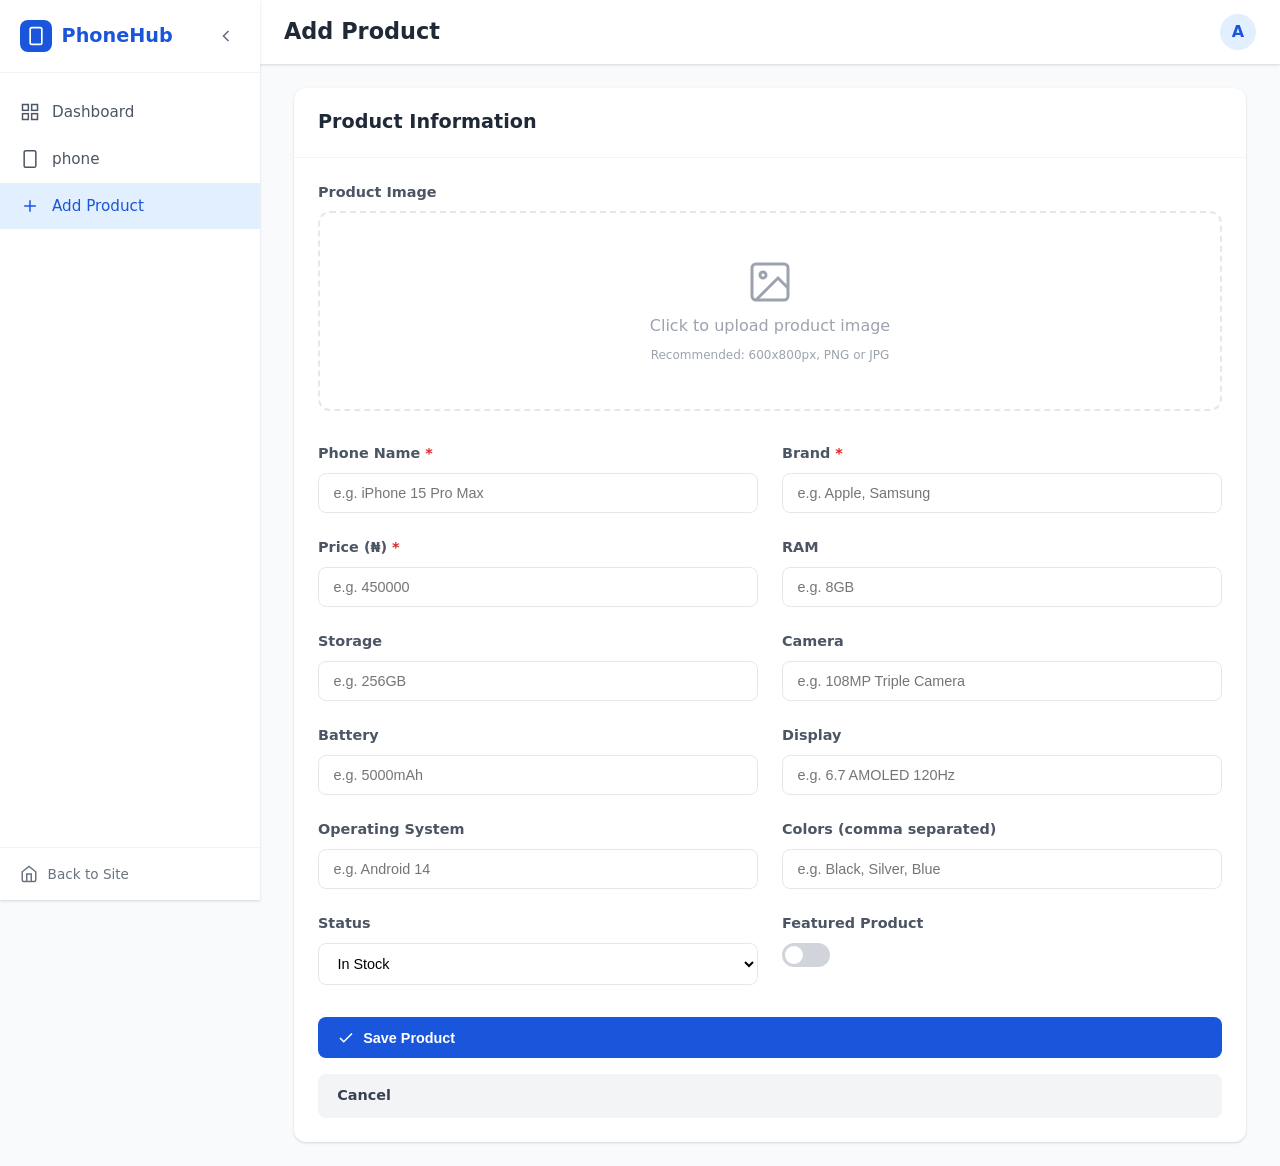
<file: admin/add-phone.html>
<!DOCTYPE html>
<html lang="en">
<head>
  <meta charset="UTF-8">
  <meta name="viewport" content="width=device-width, initial-scale=1.0, viewport-fit=cover">
  <title>Add Product - PhoneHub Admin</title>
  <style>
    /* ================================
       PhoneHub Admin - Fully Responsive
       No external CSS needed
       ================================ */
    :root {
      --primary: #1a56db;
      --primary-dark: #1e429f;
      --primary-light: #e1effe;
      --secondary: #7c3aed;
      --success: #059669;
      --danger: #dc2626;
      --warning: #d97706;
      --dark: #111827;
      --gray-900: #1f2937;
      --gray-800: #374151;
      --gray-700: #4b5563;
      --gray-600: #6b7280;
      --gray-500: #9ca3af;
      --gray-400: #d1d5db;
      --gray-300: #e5e7eb;
      --gray-200: #f3f4f6;
      --gray-100: #f9fafb;
      --white: #ffffff;
      --shadow: 0 1px 3px rgba(0,0,0,0.1), 0 1px 2px rgba(0,0,0,0.06);
      --shadow-md: 0 4px 6px -1px rgba(0,0,0,0.1), 0 2px 4px -2px rgba(0,0,0,0.1);
      --shadow-lg: 0 10px 15px -3px rgba(0,0,0,0.1), 0 4px 6px -4px rgba(0,0,0,0.1);
      --radius: 0.5rem;
      --radius-lg: 0.75rem;
      --radius-xl: 1rem;
      --transition: all 0.3s ease;
    }

    * {
      margin: 0;
      padding: 0;
      box-sizing: border-box;
    }

    body {
      font-family: 'Segoe UI', system-ui, -apple-system, sans-serif;
      background: var(--gray-100);
      color: var(--gray-900);
      line-height: 1.5;
      overflow-x: hidden;
    }

    /* Admin Wrapper */
    .admin-wrapper {
      display: flex;
      min-height: 100vh;
      position: relative;
    }

    /* Sidebar */
    .sidebar {
      width: 260px;
      background: var(--white);
      box-shadow: var(--shadow);
      display: flex;
      flex-direction: column;
      position: fixed;
      top: 0;
      left: 0;
      bottom: 0;
      z-index: 1000;
      transition: transform 0.3s ease;
      transform: translateX(0);
    }

    .sidebar-header {
      padding: 1.25rem;
      border-bottom: 1px solid var(--gray-200);
      display: flex;
      align-items: center;
      justify-content: space-between;
    }

    .sidebar-logo {
      display: flex;
      align-items: center;
      gap: 0.6rem;
      text-decoration: none;
      font-weight: 800;
      font-size: 1.2rem;
      color: var(--primary);
    }

    .sidebar-logo-icon {
      width: 32px;
      height: 32px;
      background: var(--primary);
      border-radius: var(--radius);
      display: flex;
      align-items: center;
      justify-content: center;
      color: white;
    }

    .sidebar-toggle {
      background: none;
      border: none;
      cursor: pointer;
      padding: 0.25rem;
      display: flex;
      align-items: center;
      justify-content: center;
      color: var(--gray-600);
      border-radius: var(--radius);
    }

    .sidebar-toggle:hover {
      background: var(--gray-100);
    }

    .sidebar-nav {
      flex: 1;
      padding: 1rem 0;
      list-style: none;
    }

    .sidebar-nav li a {
      display: flex;
      align-items: center;
      gap: 0.75rem;
      padding: 0.75rem 1.25rem;
      color: var(--gray-700);
      text-decoration: none;
      transition: var(--transition);
      font-size: 0.95rem;
    }

    .sidebar-nav li a svg {
      width: 20px;
      height: 20px;
      stroke: currentColor;
      stroke-width: 1.8;
    }

    .sidebar-nav li a:hover,
    .sidebar-nav li a.active {
      background: var(--primary-light);
      color: var(--primary);
    }

    .sidebar-footer {
      padding: 1rem 1.25rem;
      border-top: 1px solid var(--gray-200);
    }

    .back-to-site {
      display: flex;
      align-items: center;
      gap: 0.6rem;
      text-decoration: none;
      font-size: 0.85rem;
      color: var(--gray-600);
    }

    .back-to-site:hover {
      color: var(--primary);
    }

    /* Mobile Overlay */
    .mobile-overlay {
      position: fixed;
      inset: 0;
      background: rgba(0,0,0,0.5);
      z-index: 999;
      opacity: 0;
      visibility: hidden;
      transition: opacity 0.3s ease;
    }

    .mobile-overlay.active {
      opacity: 1;
      visibility: visible;
    }

    /* Main Content */
    .main-content {
      flex: 1;
      margin-left: 260px;
      transition: margin-left 0.3s ease;
      min-width: 0;
    }

    /* Top Header */
    .top-header {
      background: var(--white);
      padding: 0 1.5rem;
      height: 64px;
      display: flex;
      align-items: center;
      justify-content: space-between;
      box-shadow: var(--shadow);
      position: sticky;
      top: 0;
      z-index: 100;
    }

    .mobile-sidebar-toggle {
      display: none;
      background: none;
      border: none;
      cursor: pointer;
      padding: 0.5rem;
      border-radius: var(--radius);
      color: var(--gray-700);
    }

    .page-title {
      font-size: 1.4rem;
      font-weight: 700;
      color: var(--gray-900);
    }

    .header-actions {
      display: flex;
      align-items: center;
      gap: 1rem;
    }

    .user-avatar {
      width: 36px;
      height: 36px;
      background: var(--primary-light);
      color: var(--primary);
      border-radius: 50%;
      display: flex;
      align-items: center;
      justify-content: center;
      font-weight: 700;
    }

    /* Content Area */
    .content {
      padding: 1.5rem;
      max-width: 1000px;
      margin: 0 auto;
      width: 100%;
    }

    /* Card */
    .card {
      background: var(--white);
      border-radius: var(--radius-lg);
      box-shadow: var(--shadow);
      overflow: hidden;
    }

    .card-header {
      padding: 1.25rem 1.5rem;
      border-bottom: 1px solid var(--gray-200);
    }

    .card-title {
      font-size: 1.2rem;
      font-weight: 700;
      color: var(--gray-900);
    }

    .card-body {
      padding: 1.5rem;
    }

    /* Form Grid - Responsive */
    .form-grid {
      display: grid;
      grid-template-columns: repeat(2, 1fr);
      gap: 1.5rem;
    }

    .full-width {
      grid-column: span 2;
    }

    .form-group {
      display: flex;
      flex-direction: column;
      gap: 0.5rem;
    }

    .form-label {
      font-weight: 600;
      font-size: 0.9rem;
      color: var(--gray-700);
    }

    .required {
      color: var(--danger);
    }

    .form-input,
    .form-select {
      padding: 0.7rem 0.9rem;
      border: 1px solid var(--gray-300);
      border-radius: var(--radius);
      font-size: 0.9rem;
      transition: var(--transition);
      background: var(--white);
      width: 100%;
    }

    .form-input:focus,
    .form-select:focus {
      outline: none;
      border-color: var(--primary);
      box-shadow: 0 0 0 2px var(--primary-light);
    }

    /* Toggle Switch */
    .toggle-switch {
      position: relative;
      display: inline-block;
      width: 48px;
      height: 24px;
    }

    .toggle-switch input {
      opacity: 0;
      width: 0;
      height: 0;
    }

    .toggle-slider {
      position: absolute;
      cursor: pointer;
      top: 0;
      left: 0;
      right: 0;
      bottom: 0;
      background-color: var(--gray-400);
      transition: 0.3s;
      border-radius: 34px;
    }

    .toggle-slider:before {
      position: absolute;
      content: "";
      height: 18px;
      width: 18px;
      left: 3px;
      bottom: 3px;
      background-color: white;
      transition: 0.3s;
      border-radius: 50%;
    }

    input:checked + .toggle-slider {
      background-color: var(--primary);
    }

    input:checked + .toggle-slider:before {
      transform: translateX(24px);
    }

    /* Image Preview Area - Responsive */
    .image-preview-wrapper {
      margin-bottom: 0.5rem;
    }

    .image-preview-area {
      border: 2px dashed var(--gray-300);
      border-radius: var(--radius-lg);
      padding: 1rem;
      text-align: center;
      cursor: pointer;
      transition: var(--transition);
      background: var(--gray-50);
      position: relative;
      min-height: 200px;
      display: flex;
      align-items: center;
      justify-content: center;
    }

    .image-preview-area:hover {
      border-color: var(--primary);
      background: var(--primary-light);
    }

    #productImage {
      position: absolute;
      opacity: 0;
      width: 100%;
      height: 100%;
      top: 0;
      left: 0;
      cursor: pointer;
    }

    .preview-placeholder {
      display: flex;
      flex-direction: column;
      align-items: center;
      gap: 0.5rem;
      color: var(--gray-500);
    }

    .preview-placeholder svg {
      width: 48px;
      height: 48px;
      stroke: currentColor;
    }

    .preview-img {
      max-width: 100%;
      max-height: 200px;
      object-fit: contain;
      border-radius: var(--radius);
    }

    /* Buttons */
    .form-actions {
      display: flex;
      gap: 1rem;
      margin-top: 0.5rem;
    }

    .btn {
      display: inline-flex;
      align-items: center;
      gap: 0.5rem;
      padding: 0.7rem 1.2rem;
      border-radius: var(--radius);
      font-weight: 600;
      font-size: 0.9rem;
      cursor: pointer;
      transition: var(--transition);
      border: none;
      text-decoration: none;
    }

    .btn-primary {
      background: var(--primary);
      color: var(--white);
    }

    .btn-primary:hover {
      background: var(--primary-dark);
      transform: translateY(-1px);
    }

    .btn-secondary {
      background: var(--gray-200);
      color: var(--gray-800);
    }

    .btn-secondary:hover {
      background: var(--gray-300);
    }

    /* Toast */
    .toast-container {
      position: fixed;
      top: 1rem;
      right: 1rem;
      z-index: 1100;
      display: flex;
      flex-direction: column;
      gap: 0.5rem;
    }

    .toast {
      background: var(--white);
      border-radius: var(--radius);
      padding: 0.8rem 1.2rem;
      box-shadow: var(--shadow-lg);
      border-left: 4px solid var(--primary);
      font-size: 0.9rem;
      animation: slideIn 0.2s ease;
    }

    .toast.success { border-left-color: var(--success); }
    .toast.error { border-left-color: var(--danger); }

    @keyframes slideIn {
      from { transform: translateX(100%); opacity: 0; }
      to { transform: translateX(0); opacity: 1; }
    }

    /* Responsive Breakpoints */
    @media (max-width: 768px) {
      .sidebar {
        transform: translateX(-100%);
      }

      .sidebar.open {
        transform: translateX(0);
      }

      .mobile-sidebar-toggle {
        display: block;
      }

      .main-content {
        margin-left: 0;
      }

      .form-grid {
        grid-template-columns: 1fr;
        gap: 1rem;
      }

      .full-width {
        grid-column: span 1;
      }

      .content {
        padding: 1rem;
      }

      .card-body {
        padding: 1rem;
      }

      .top-header {
        padding: 0 1rem;
      }

      .page-title {
        font-size: 1.2rem;
      }

      .form-actions {
        flex-direction: column;
      }

      .btn {
        justify-content: center;
      }
    }

    @media (max-width: 480px) {
      .image-preview-area {
        min-height: 160px;
      }
      .preview-placeholder span {
        font-size: 0.75rem;
      }
      .toast-container {
        left: 1rem;
        right: 1rem;
      }
    }
  </style>
</head>
<body>
  <div class="admin-wrapper">
    <!-- Mobile Overlay -->
    <div class="mobile-overlay" id="mobileOverlay"></div>

    <!-- Sidebar -->
    <aside class="sidebar" id="sidebar">
      <div class="sidebar-header">
        <a href="index.html" class="sidebar-logo">
          <div class="sidebar-logo-icon">
            <svg width="20" height="20" viewBox="0 0 24 24" fill="none" stroke="currentColor" stroke-width="2">
              <rect x="5" y="2" width="14" height="20" rx="2" ry="2"></rect>
              <line x1="12" y1="18" x2="12.01" y2="18"></line>
            </svg>
          </div>
          <span class="sidebar-logo-text">PhoneHub</span>
        </a>
        <button class="sidebar-toggle" id="sidebarToggle" aria-label="Toggle sidebar">
          <svg width="20" height="20" viewBox="0 0 24 24" fill="none" stroke="currentColor" stroke-width="2">
            <polyline points="15 18 9 12 15 6"></polyline>
          </svg>
        </button>
      </div>
      <ul class="sidebar-nav">
        <li><a href="index.html">
          <svg viewBox="0 0 24 24" fill="none" stroke="currentColor" stroke-width="2">
            <rect x="3" y="3" width="7" height="7"></rect>
            <rect x="14" y="3" width="7" height="7"></rect>
            <rect x="14" y="14" width="7" height="7"></rect>
            <rect x="3" y="14" width="7" height="7"></rect>
          </svg>
          <span>Dashboard</span>
        </a></li>
        <li><a href="phone.html">
          <svg viewBox="0 0 24 24" fill="none" stroke="currentColor" stroke-width="2">
            <rect x="5" y="2" width="14" height="20" rx="2" ry="2"></rect>
            <line x1="12" y1="18" x2="12.01" y2="18"></line>
          </svg>
          <span>phone</span>
        </a></li>
        <li><a href="add-phone.html" class="active">
          <svg viewBox="0 0 24 24" fill="none" stroke="currentColor" stroke-width="2">
            <line x1="12" y1="5" x2="12" y2="19"></line>
            <line x1="5" y1="12" x2="19" y2="12"></line>
          </svg>
          <span>Add Product</span>
        </a></li>
      </ul>
      <div class="sidebar-footer">
        <a href="../index.html" class="back-to-site">
          <svg width="18" height="18" viewBox="0 0 24 24" fill="none" stroke="currentColor" stroke-width="2">
            <path d="M3 9l9-7 9 7v11a2 2 0 0 1-2 2H5a2 2 0 0 1-2-2z"></path>
            <polyline points="9 22 9 12 15 12 15 22"></polyline>
          </svg>
          <span>Back to Site</span>
        </a>
      </div>
    </aside>

    <!-- Main Content -->
    <main class="main-content">
      <!-- Top Header -->
      <header class="top-header">
        <div style="display: flex; align-items: center; gap: 1rem;">
          <button class="mobile-sidebar-toggle" id="mobileSidebarToggle" aria-label="Open sidebar">
            <svg width="24" height="24" viewBox="0 0 24 24" fill="none" stroke="currentColor" stroke-width="2">
              <line x1="3" y1="12" x2="21" y2="12"></line>
              <line x1="3" y1="6" x2="21" y2="6"></line>
              <line x1="3" y1="18" x2="21" y2="18"></line>
            </svg>
          </button>
          <h1 class="page-title" id="pageTitle">Add Product</h1>
        </div>
        <div class="header-actions">
          <div class="user-avatar">A</div>
        </div>
      </header>

      <!-- Content -->
      <div class="content">
        <div class="card">
          <div class="card-header">
            <h2 class="card-title" id="formTitle">Product Information</h2>
          </div>
          <div class="card-body">
            <form id="productForm" class="form-grid">
              <input type="hidden" id="productId">

              <!-- Image Upload - Responsive -->
              <div class="form-group full-width image-preview-wrapper">
                <label class="form-label">Product Image</label>
                <div class="image-preview-area" id="imagePreviewArea">
                  <input type="file" id="productImage" accept="image/*">
                  <div class="preview-placeholder" id="previewPlaceholder">
                    <svg viewBox="0 0 24 24" fill="none" stroke="currentColor" stroke-width="1.5">
                      <rect x="3" y="3" width="18" height="18" rx="2" ry="2"></rect>
                      <circle cx="8.5" cy="8.5" r="1.5"></circle>
                      <polyline points="21 15 16 10 5 21"></polyline>
                    </svg>
                    <span>Click to upload product image</span>
                    <span style="font-size: 0.75rem;">Recommended: 600x800px, PNG or JPG</span>
                  </div>
                  <img id="previewImg" class="preview-img" style="display: none;">
                </div>
              </div>

              <div class="form-group">
                <label class="form-label">Phone Name <span class="required">*</span></label>
                <input type="text" class="form-input" id="productName" placeholder="e.g. iPhone 15 Pro Max" required>
              </div>

              <div class="form-group">
                <label class="form-label">Brand <span class="required">*</span></label>
                <input type="text" class="form-input" id="productBrand" placeholder="e.g. Apple, Samsung" required>
              </div>

              <div class="form-group">
                <label class="form-label">Price (₦) <span class="required">*</span></label>
                <input type="number" class="form-input" id="productPrice" placeholder="e.g. 450000" required>
              </div>

              <div class="form-group">
                <label class="form-label">RAM</label>
                <input type="text" class="form-input" id="productRam" placeholder="e.g. 8GB">
              </div>

              <div class="form-group">
                <label class="form-label">Storage</label>
                <input type="text" class="form-input" id="phonetorage" placeholder="e.g. 256GB">
              </div>

              <div class="form-group">
                <label class="form-label">Camera</label>
                <input type="text" class="form-input" id="productCamera" placeholder="e.g. 108MP Triple Camera">
              </div>

              <div class="form-group">
                <label class="form-label">Battery</label>
                <input type="text" class="form-input" id="productBattery" placeholder="e.g. 5000mAh">
              </div>

              <div class="form-group">
                <label class="form-label">Display</label>
                <input type="text" class="form-input" id="productDisplay" placeholder="e.g. 6.7 AMOLED 120Hz">
              </div>

              <div class="form-group">
                <label class="form-label">Operating System</label>
                <input type="text" class="form-input" id="productOs" placeholder="e.g. Android 14">
              </div>

              <div class="form-group">
                <label class="form-label">Colors (comma separated)</label>
                <input type="text" class="form-input" id="productColors" placeholder="e.g. Black, Silver, Blue">
              </div>

              <div class="form-group">
                <label class="form-label">Status</label>
                <select class="form-select" id="phonetatus">
                  <option value="in-stock">In Stock</option>
                  <option value="out-of-stock">Out of Stock</option>
                </select>
              </div>

              <div class="form-group">
                <label class="form-label">Featured Product</label>
                <label class="toggle-switch">
                  <input type="checkbox" id="productFeatured">
                  <span class="toggle-slider"></span>
                </label>
              </div>

              <div class="form-group full-width form-actions">
                <button type="submit" class="btn btn-primary" id="submitBtn">
                  <svg width="18" height="18" viewBox="0 0 24 24" fill="none" stroke="currentColor" stroke-width="2">
                    <polyline points="20 6 9 17 4 12"></polyline>
                  </svg>
                  Save Product
                </button>
                <a href="phone.html" class="btn btn-secondary">Cancel</a>
              </div>
            </form>
          </div>
        </div>
      </div>
    </main>
  </div>

  <!-- Toast Container -->
  <div class="toast-container" id="toastContainer"></div>

  <!-- Inline JS for responsive sidebar + image preview + form handling (no external dependencies) -->
  <script>
    (function() {
      // DOM elements
      const sidebar = document.getElementById('sidebar');
      const mobileOverlay = document.getElementById('mobileOverlay');
      const mobileToggle = document.getElementById('mobileSidebarToggle');
      const sidebarToggle = document.getElementById('sidebarToggle');
      const fileInput = document.getElementById('productImage');
      const previewImg = document.getElementById('previewImg');
      const previewPlaceholder = document.getElementById('previewPlaceholder');
      const productForm = document.getElementById('productForm');

      // Helper: show toast
      function showToast(message, type = 'success') {
        const container = document.getElementById('toastContainer');
        const toast = document.createElement('div');
        toast.className = `toast ${type}`;
        toast.textContent = message;
        container.appendChild(toast);
        setTimeout(() => {
          toast.remove();
        }, 3000);
      }

      // Sidebar toggles (responsive)
      function openSidebar() {
        sidebar.classList.add('open');
        mobileOverlay.classList.add('active');
        document.body.style.overflow = 'hidden';
      }

      function closeSidebar() {
        sidebar.classList.remove('open');
        mobileOverlay.classList.remove('active');
        document.body.style.overflow = '';
      }

      if (mobileToggle) {
        mobileToggle.addEventListener('click', openSidebar);
      }
      if (mobileOverlay) {
        mobileOverlay.addEventListener('click', closeSidebar);
      }
      if (sidebarToggle) {
        sidebarToggle.addEventListener('click', () => {
          if (window.innerWidth > 768) {
            // Desktop collapse not implemented fully, just close if open on mobile
          }
          closeSidebar();
        });
      }

      // Close sidebar on window resize if open
      window.addEventListener('resize', () => {
        if (window.innerWidth > 768) {
          closeSidebar();
        }
      });

      // Image preview (responsive file handling)
      if (fileInput) {
        fileInput.addEventListener('change', function(e) {
          const file = e.target.files[0];
          if (file) {
            const reader = new FileReader();
            reader.onload = function(event) {
              previewImg.src = event.target.result;
              previewImg.style.display = 'block';
              previewPlaceholder.style.display = 'none';
            };
            reader.readAsDataURL(file);
          } else {
            previewImg.style.display = 'none';
            previewPlaceholder.style.display = 'flex';
          }
        });

        // Click on preview area to trigger file input
        const previewArea = document.getElementById('imagePreviewArea');
        if (previewArea) {
          previewArea.addEventListener('click', (e) => {
            if (e.target !== fileInput) {
              fileInput.click();
            }
          });
        }
      }

      // Save product to localStorage (hand-coded to work without external js)
      if (productForm) {
        productForm.addEventListener('submit', function(e) {
          e.preventDefault();

          // Gather form data
          const id = document.getElementById('productId').value;
          const name = document.getElementById('productName').value.trim();
          const brand = document.getElementById('productBrand').value.trim();
          const price = parseFloat(document.getElementById('productPrice').value);
          const ram = document.getElementById('productRam').value.trim();
          const storage = document.getElementById('phonetorage').value.trim();
          const camera = document.getElementById('productCamera').value.trim();
          const battery = document.getElementById('productBattery').value.trim();
          const display = document.getElementById('productDisplay').value.trim();
          const os = document.getElementById('productOs').value.trim();
          const colors = document.getElementById('productColors').value.trim();
          const status = document.getElementById('phonetatus').value;
          const featured = document.getElementById('productFeatured').checked;

          // Validation
          if (!name || !brand || isNaN(price) || price <= 0) {
            showToast('Please fill in required fields: Name, Brand, and valid Price', 'error');
            return;
          }

          // Handle image (store as base64 if image selected, otherwise keep existing)
          let imageBase64 = '';
          if (previewImg.src && previewImg.style.display === 'block' && previewImg.src.startsWith('data:')) {
            imageBase64 = previewImg.src;
          } else {
            // If no new image, we might keep a placeholder? For demo we set default
            imageBase64 = 'https://placehold.co/600x800?text=Phone+Image';
          }

          // Build product object
          const newProduct = {
            id: id || 'p' + Date.now(),
            name,
            brand,
            price,
            specs: {
              ram: ram || 'N/A',
              storage: storage || 'N/A',
              camera: camera || 'N/A',
              battery: battery || 'N/A',
              display: display || 'N/A',
              os: os || 'N/A',
              colors: colors ? colors.split(',').map(c => c.trim()) : []
            },
            status: status === 'in-stock' ? 'in-stock' : 'out-of-stock',
            featured,
            image: imageBase64,
            createdAt: new Date().toISOString()
          };

          // Get existing phone from localStorage or initialize
          let phone = [];
          const stored = localStorage.getItem('phonehub_phone');
          if (stored) {
            phone = JSON.parse(stored);
          }

          // Check if we are editing (id exists)
          const existingIndex = phone.findIndex(p => p.id === newProduct.id);
          if (existingIndex !== -1) {
            phone[existingIndex] = newProduct;
            showToast('Product updated successfully!', 'success');
          } else {
            phone.push(newProduct);
            showToast('Product added successfully!', 'success');
          }

          // Save back to localStorage
          localStorage.setItem('phonehub_phone', JSON.stringify(phone));

          // Optionally reset form for new product, or redirect after short delay
          setTimeout(() => {
            window.location.href = 'phone.html';
          }, 1000);
        });
      }

      // Load product data if editing (query param ?id=xxx)
      const urlParams = new URLSearchParams(window.location.search);
      const editId = urlParams.get('id');
      if (editId) {
        const stored = localStorage.getItem('phonehub_phone');
        if (stored) {
          const phone = JSON.parse(stored);
          const product = phone.find(p => p.id === editId);
          if (product) {
            document.getElementById('pageTitle').innerText = 'Edit Product';
            document.getElementById('formTitle').innerText = 'Edit Product Information';
            document.getElementById('productId').value = product.id;
            document.getElementById('productName').value = product.name;
            document.getElementById('productBrand').value = product.brand;
            document.getElementById('productPrice').value = product.price;
            document.getElementById('productRam').value = product.specs.ram !== 'N/A' ? product.specs.ram : '';
            document.getElementById('phonetorage').value = product.specs.storage !== 'N/A' ? product.specs.storage : '';
            document.getElementById('productCamera').value = product.specs.camera !== 'N/A' ? product.specs.camera : '';
            document.getElementById('productBattery').value = product.specs.battery !== 'N/A' ? product.specs.battery : '';
            document.getElementById('productDisplay').value = product.specs.display !== 'N/A' ? product.specs.display : '';
            document.getElementById('productOs').value = product.specs.os !== 'N/A' ? product.specs.os : '';
            if (product.specs.colors && product.specs.colors.length) {
              document.getElementById('productColors').value = product.specs.colors.join(', ');
            }
            document.getElementById('phonetatus').value = product.status;
            document.getElementById('productFeatured').checked = product.featured === true;
            if (product.image && product.image !== 'https://placehold.co/600x800?text=Phone+Image') {
              previewImg.src = product.image;
              previewImg.style.display = 'block';
              previewPlaceholder.style.display = 'none';
            }
          }
        }
      }
    })();
  </script>
</body>
</html>
</file>
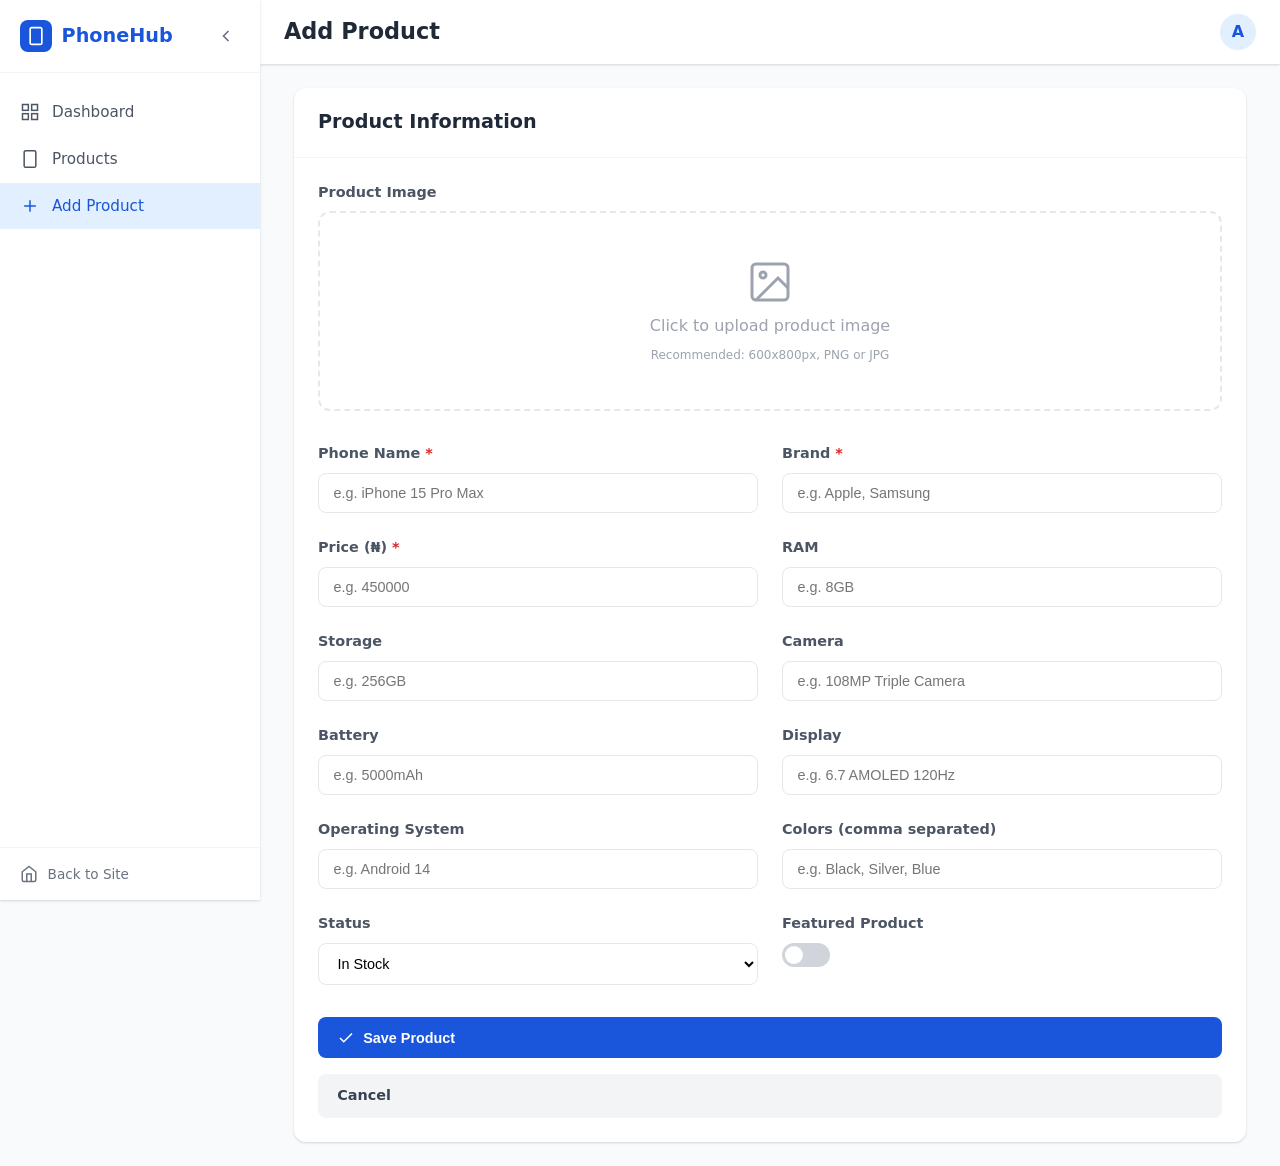
<file: admin/add-product.html>
<!DOCTYPE html>
<html lang="en">
<head>
  <meta charset="UTF-8">
  <meta name="viewport" content="width=device-width, initial-scale=1.0, viewport-fit=cover">
  <title>Add Product - PhoneHub Admin</title>
  <style>
    /* ================================
       PhoneHub Admin - Fully Responsive
       No external CSS needed
       ================================ */
    :root {
      --primary: #1a56db;
      --primary-dark: #1e429f;
      --primary-light: #e1effe;
      --secondary: #7c3aed;
      --success: #059669;
      --danger: #dc2626;
      --warning: #d97706;
      --dark: #111827;
      --gray-900: #1f2937;
      --gray-800: #374151;
      --gray-700: #4b5563;
      --gray-600: #6b7280;
      --gray-500: #9ca3af;
      --gray-400: #d1d5db;
      --gray-300: #e5e7eb;
      --gray-200: #f3f4f6;
      --gray-100: #f9fafb;
      --white: #ffffff;
      --shadow: 0 1px 3px rgba(0,0,0,0.1), 0 1px 2px rgba(0,0,0,0.06);
      --shadow-md: 0 4px 6px -1px rgba(0,0,0,0.1), 0 2px 4px -2px rgba(0,0,0,0.1);
      --shadow-lg: 0 10px 15px -3px rgba(0,0,0,0.1), 0 4px 6px -4px rgba(0,0,0,0.1);
      --radius: 0.5rem;
      --radius-lg: 0.75rem;
      --radius-xl: 1rem;
      --transition: all 0.3s ease;
    }

    * {
      margin: 0;
      padding: 0;
      box-sizing: border-box;
    }

    body {
      font-family: 'Segoe UI', system-ui, -apple-system, sans-serif;
      background: var(--gray-100);
      color: var(--gray-900);
      line-height: 1.5;
      overflow-x: hidden;
    }

    /* Admin Wrapper */
    .admin-wrapper {
      display: flex;
      min-height: 100vh;
      position: relative;
    }

    /* Sidebar */
    .sidebar {
      width: 260px;
      background: var(--white);
      box-shadow: var(--shadow);
      display: flex;
      flex-direction: column;
      position: fixed;
      top: 0;
      left: 0;
      bottom: 0;
      z-index: 1000;
      transition: transform 0.3s ease;
      transform: translateX(0);
    }

    .sidebar-header {
      padding: 1.25rem;
      border-bottom: 1px solid var(--gray-200);
      display: flex;
      align-items: center;
      justify-content: space-between;
    }

    .sidebar-logo {
      display: flex;
      align-items: center;
      gap: 0.6rem;
      text-decoration: none;
      font-weight: 800;
      font-size: 1.2rem;
      color: var(--primary);
    }

    .sidebar-logo-icon {
      width: 32px;
      height: 32px;
      background: var(--primary);
      border-radius: var(--radius);
      display: flex;
      align-items: center;
      justify-content: center;
      color: white;
    }

    .sidebar-toggle {
      background: none;
      border: none;
      cursor: pointer;
      padding: 0.25rem;
      display: flex;
      align-items: center;
      justify-content: center;
      color: var(--gray-600);
      border-radius: var(--radius);
    }

    .sidebar-toggle:hover {
      background: var(--gray-100);
    }

    .sidebar-nav {
      flex: 1;
      padding: 1rem 0;
      list-style: none;
    }

    .sidebar-nav li a {
      display: flex;
      align-items: center;
      gap: 0.75rem;
      padding: 0.75rem 1.25rem;
      color: var(--gray-700);
      text-decoration: none;
      transition: var(--transition);
      font-size: 0.95rem;
    }

    .sidebar-nav li a svg {
      width: 20px;
      height: 20px;
      stroke: currentColor;
      stroke-width: 1.8;
    }

    .sidebar-nav li a:hover,
    .sidebar-nav li a.active {
      background: var(--primary-light);
      color: var(--primary);
    }

    .sidebar-footer {
      padding: 1rem 1.25rem;
      border-top: 1px solid var(--gray-200);
    }

    .back-to-site {
      display: flex;
      align-items: center;
      gap: 0.6rem;
      text-decoration: none;
      font-size: 0.85rem;
      color: var(--gray-600);
    }

    .back-to-site:hover {
      color: var(--primary);
    }

    /* Mobile Overlay */
    .mobile-overlay {
      position: fixed;
      inset: 0;
      background: rgba(0,0,0,0.5);
      z-index: 999;
      opacity: 0;
      visibility: hidden;
      transition: opacity 0.3s ease;
    }

    .mobile-overlay.active {
      opacity: 1;
      visibility: visible;
    }

    /* Main Content */
    .main-content {
      flex: 1;
      margin-left: 260px;
      transition: margin-left 0.3s ease;
      min-width: 0;
    }

    /* Top Header */
    .top-header {
      background: var(--white);
      padding: 0 1.5rem;
      height: 64px;
      display: flex;
      align-items: center;
      justify-content: space-between;
      box-shadow: var(--shadow);
      position: sticky;
      top: 0;
      z-index: 100;
    }

    .mobile-sidebar-toggle {
      display: none;
      background: none;
      border: none;
      cursor: pointer;
      padding: 0.5rem;
      border-radius: var(--radius);
      color: var(--gray-700);
    }

    .page-title {
      font-size: 1.4rem;
      font-weight: 700;
      color: var(--gray-900);
    }

    .header-actions {
      display: flex;
      align-items: center;
      gap: 1rem;
    }

    .user-avatar {
      width: 36px;
      height: 36px;
      background: var(--primary-light);
      color: var(--primary);
      border-radius: 50%;
      display: flex;
      align-items: center;
      justify-content: center;
      font-weight: 700;
    }

    /* Content Area */
    .content {
      padding: 1.5rem;
      max-width: 1000px;
      margin: 0 auto;
      width: 100%;
    }

    /* Card */
    .card {
      background: var(--white);
      border-radius: var(--radius-lg);
      box-shadow: var(--shadow);
      overflow: hidden;
    }

    .card-header {
      padding: 1.25rem 1.5rem;
      border-bottom: 1px solid var(--gray-200);
    }

    .card-title {
      font-size: 1.2rem;
      font-weight: 700;
      color: var(--gray-900);
    }

    .card-body {
      padding: 1.5rem;
    }

    /* Form Grid - Responsive */
    .form-grid {
      display: grid;
      grid-template-columns: repeat(2, 1fr);
      gap: 1.5rem;
    }

    .full-width {
      grid-column: span 2;
    }

    .form-group {
      display: flex;
      flex-direction: column;
      gap: 0.5rem;
    }

    .form-label {
      font-weight: 600;
      font-size: 0.9rem;
      color: var(--gray-700);
    }

    .required {
      color: var(--danger);
    }

    .form-input,
    .form-select {
      padding: 0.7rem 0.9rem;
      border: 1px solid var(--gray-300);
      border-radius: var(--radius);
      font-size: 0.9rem;
      transition: var(--transition);
      background: var(--white);
      width: 100%;
    }

    .form-input:focus,
    .form-select:focus {
      outline: none;
      border-color: var(--primary);
      box-shadow: 0 0 0 2px var(--primary-light);
    }

    /* Toggle Switch */
    .toggle-switch {
      position: relative;
      display: inline-block;
      width: 48px;
      height: 24px;
    }

    .toggle-switch input {
      opacity: 0;
      width: 0;
      height: 0;
    }

    .toggle-slider {
      position: absolute;
      cursor: pointer;
      top: 0;
      left: 0;
      right: 0;
      bottom: 0;
      background-color: var(--gray-400);
      transition: 0.3s;
      border-radius: 34px;
    }

    .toggle-slider:before {
      position: absolute;
      content: "";
      height: 18px;
      width: 18px;
      left: 3px;
      bottom: 3px;
      background-color: white;
      transition: 0.3s;
      border-radius: 50%;
    }

    input:checked + .toggle-slider {
      background-color: var(--primary);
    }

    input:checked + .toggle-slider:before {
      transform: translateX(24px);
    }

    /* Image Preview Area - Responsive */
    .image-preview-wrapper {
      margin-bottom: 0.5rem;
    }

    .image-preview-area {
      border: 2px dashed var(--gray-300);
      border-radius: var(--radius-lg);
      padding: 1rem;
      text-align: center;
      cursor: pointer;
      transition: var(--transition);
      background: var(--gray-50);
      position: relative;
      min-height: 200px;
      display: flex;
      align-items: center;
      justify-content: center;
    }

    .image-preview-area:hover {
      border-color: var(--primary);
      background: var(--primary-light);
    }

    #productImage {
      position: absolute;
      opacity: 0;
      width: 100%;
      height: 100%;
      top: 0;
      left: 0;
      cursor: pointer;
    }

    .preview-placeholder {
      display: flex;
      flex-direction: column;
      align-items: center;
      gap: 0.5rem;
      color: var(--gray-500);
    }

    .preview-placeholder svg {
      width: 48px;
      height: 48px;
      stroke: currentColor;
    }

    .preview-img {
      max-width: 100%;
      max-height: 200px;
      object-fit: contain;
      border-radius: var(--radius);
    }

    /* Buttons */
    .form-actions {
      display: flex;
      gap: 1rem;
      margin-top: 0.5rem;
    }

    .btn {
      display: inline-flex;
      align-items: center;
      gap: 0.5rem;
      padding: 0.7rem 1.2rem;
      border-radius: var(--radius);
      font-weight: 600;
      font-size: 0.9rem;
      cursor: pointer;
      transition: var(--transition);
      border: none;
      text-decoration: none;
    }

    .btn-primary {
      background: var(--primary);
      color: var(--white);
    }

    .btn-primary:hover {
      background: var(--primary-dark);
      transform: translateY(-1px);
    }

    .btn-secondary {
      background: var(--gray-200);
      color: var(--gray-800);
    }

    .btn-secondary:hover {
      background: var(--gray-300);
    }

    /* Toast */
    .toast-container {
      position: fixed;
      top: 1rem;
      right: 1rem;
      z-index: 1100;
      display: flex;
      flex-direction: column;
      gap: 0.5rem;
    }

    .toast {
      background: var(--white);
      border-radius: var(--radius);
      padding: 0.8rem 1.2rem;
      box-shadow: var(--shadow-lg);
      border-left: 4px solid var(--primary);
      font-size: 0.9rem;
      animation: slideIn 0.2s ease;
    }

    .toast.success { border-left-color: var(--success); }
    .toast.error { border-left-color: var(--danger); }

    @keyframes slideIn {
      from { transform: translateX(100%); opacity: 0; }
      to { transform: translateX(0); opacity: 1; }
    }

    /* Responsive Breakpoints */
    @media (max-width: 768px) {
      .sidebar {
        transform: translateX(-100%);
      }

      .sidebar.open {
        transform: translateX(0);
      }

      .mobile-sidebar-toggle {
        display: block;
      }

      .main-content {
        margin-left: 0;
      }

      .form-grid {
        grid-template-columns: 1fr;
        gap: 1rem;
      }

      .full-width {
        grid-column: span 1;
      }

      .content {
        padding: 1rem;
      }

      .card-body {
        padding: 1rem;
      }

      .top-header {
        padding: 0 1rem;
      }

      .page-title {
        font-size: 1.2rem;
      }

      .form-actions {
        flex-direction: column;
      }

      .btn {
        justify-content: center;
      }
    }

    @media (max-width: 480px) {
      .image-preview-area {
        min-height: 160px;
      }
      .preview-placeholder span {
        font-size: 0.75rem;
      }
      .toast-container {
        left: 1rem;
        right: 1rem;
      }
    }
  </style>
</head>
<body>
  <div class="admin-wrapper">
    <!-- Mobile Overlay -->
    <div class="mobile-overlay" id="mobileOverlay"></div>

    <!-- Sidebar -->
    <aside class="sidebar" id="sidebar">
      <div class="sidebar-header">
        <a href="index.html" class="sidebar-logo">
          <div class="sidebar-logo-icon">
            <svg width="20" height="20" viewBox="0 0 24 24" fill="none" stroke="currentColor" stroke-width="2">
              <rect x="5" y="2" width="14" height="20" rx="2" ry="2"></rect>
              <line x1="12" y1="18" x2="12.01" y2="18"></line>
            </svg>
          </div>
          <span class="sidebar-logo-text">PhoneHub</span>
        </a>
        <button class="sidebar-toggle" id="sidebarToggle" aria-label="Toggle sidebar">
          <svg width="20" height="20" viewBox="0 0 24 24" fill="none" stroke="currentColor" stroke-width="2">
            <polyline points="15 18 9 12 15 6"></polyline>
          </svg>
        </button>
      </div>
      <ul class="sidebar-nav">
        <li><a href="index.html">
          <svg viewBox="0 0 24 24" fill="none" stroke="currentColor" stroke-width="2">
            <rect x="3" y="3" width="7" height="7"></rect>
            <rect x="14" y="3" width="7" height="7"></rect>
            <rect x="14" y="14" width="7" height="7"></rect>
            <rect x="3" y="14" width="7" height="7"></rect>
          </svg>
          <span>Dashboard</span>
        </a></li>
        <li><a href="products.html">
          <svg viewBox="0 0 24 24" fill="none" stroke="currentColor" stroke-width="2">
            <rect x="5" y="2" width="14" height="20" rx="2" ry="2"></rect>
            <line x1="12" y1="18" x2="12.01" y2="18"></line>
          </svg>
          <span>Products</span>
        </a></li>
        <li><a href="add-product.html" class="active">
          <svg viewBox="0 0 24 24" fill="none" stroke="currentColor" stroke-width="2">
            <line x1="12" y1="5" x2="12" y2="19"></line>
            <line x1="5" y1="12" x2="19" y2="12"></line>
          </svg>
          <span>Add Product</span>
        </a></li>
      </ul>
      <div class="sidebar-footer">
        <a href="../index.html" class="back-to-site">
          <svg width="18" height="18" viewBox="0 0 24 24" fill="none" stroke="currentColor" stroke-width="2">
            <path d="M3 9l9-7 9 7v11a2 2 0 0 1-2 2H5a2 2 0 0 1-2-2z"></path>
            <polyline points="9 22 9 12 15 12 15 22"></polyline>
          </svg>
          <span>Back to Site</span>
        </a>
      </div>
    </aside>

    <!-- Main Content -->
    <main class="main-content">
      <!-- Top Header -->
      <header class="top-header">
        <div style="display: flex; align-items: center; gap: 1rem;">
          <button class="mobile-sidebar-toggle" id="mobileSidebarToggle" aria-label="Open sidebar">
            <svg width="24" height="24" viewBox="0 0 24 24" fill="none" stroke="currentColor" stroke-width="2">
              <line x1="3" y1="12" x2="21" y2="12"></line>
              <line x1="3" y1="6" x2="21" y2="6"></line>
              <line x1="3" y1="18" x2="21" y2="18"></line>
            </svg>
          </button>
          <h1 class="page-title" id="pageTitle">Add Product</h1>
        </div>
        <div class="header-actions">
          <div class="user-avatar">A</div>
        </div>
      </header>

      <!-- Content -->
      <div class="content">
        <div class="card">
          <div class="card-header">
            <h2 class="card-title" id="formTitle">Product Information</h2>
          </div>
          <div class="card-body">
            <form id="productForm" class="form-grid">
              <input type="hidden" id="productId">

              <!-- Image Upload - Responsive -->
              <div class="form-group full-width image-preview-wrapper">
                <label class="form-label">Product Image</label>
                <div class="image-preview-area" id="imagePreviewArea">
                  <input type="file" id="productImage" accept="image/*">
                  <div class="preview-placeholder" id="previewPlaceholder">
                    <svg viewBox="0 0 24 24" fill="none" stroke="currentColor" stroke-width="1.5">
                      <rect x="3" y="3" width="18" height="18" rx="2" ry="2"></rect>
                      <circle cx="8.5" cy="8.5" r="1.5"></circle>
                      <polyline points="21 15 16 10 5 21"></polyline>
                    </svg>
                    <span>Click to upload product image</span>
                    <span style="font-size: 0.75rem;">Recommended: 600x800px, PNG or JPG</span>
                  </div>
                  <img id="previewImg" class="preview-img" style="display: none;">
                </div>
              </div>

              <div class="form-group">
                <label class="form-label">Phone Name <span class="required">*</span></label>
                <input type="text" class="form-input" id="productName" placeholder="e.g. iPhone 15 Pro Max" required>
              </div>

              <div class="form-group">
                <label class="form-label">Brand <span class="required">*</span></label>
                <input type="text" class="form-input" id="productBrand" placeholder="e.g. Apple, Samsung" required>
              </div>

              <div class="form-group">
                <label class="form-label">Price (₦) <span class="required">*</span></label>
                <input type="number" class="form-input" id="productPrice" placeholder="e.g. 450000" required>
              </div>

              <div class="form-group">
                <label class="form-label">RAM</label>
                <input type="text" class="form-input" id="productRam" placeholder="e.g. 8GB">
              </div>

              <div class="form-group">
                <label class="form-label">Storage</label>
                <input type="text" class="form-input" id="productStorage" placeholder="e.g. 256GB">
              </div>

              <div class="form-group">
                <label class="form-label">Camera</label>
                <input type="text" class="form-input" id="productCamera" placeholder="e.g. 108MP Triple Camera">
              </div>

              <div class="form-group">
                <label class="form-label">Battery</label>
                <input type="text" class="form-input" id="productBattery" placeholder="e.g. 5000mAh">
              </div>

              <div class="form-group">
                <label class="form-label">Display</label>
                <input type="text" class="form-input" id="productDisplay" placeholder="e.g. 6.7 AMOLED 120Hz">
              </div>

              <div class="form-group">
                <label class="form-label">Operating System</label>
                <input type="text" class="form-input" id="productOs" placeholder="e.g. Android 14">
              </div>

              <div class="form-group">
                <label class="form-label">Colors (comma separated)</label>
                <input type="text" class="form-input" id="productColors" placeholder="e.g. Black, Silver, Blue">
              </div>

              <div class="form-group">
                <label class="form-label">Status</label>
                <select class="form-select" id="productStatus">
                  <option value="in-stock">In Stock</option>
                  <option value="out-of-stock">Out of Stock</option>
                </select>
              </div>

              <div class="form-group">
                <label class="form-label">Featured Product</label>
                <label class="toggle-switch">
                  <input type="checkbox" id="productFeatured">
                  <span class="toggle-slider"></span>
                </label>
              </div>

              <div class="form-group full-width form-actions">
                <button type="submit" class="btn btn-primary" id="submitBtn">
                  <svg width="18" height="18" viewBox="0 0 24 24" fill="none" stroke="currentColor" stroke-width="2">
                    <polyline points="20 6 9 17 4 12"></polyline>
                  </svg>
                  Save Product
                </button>
                <a href="products.html" class="btn btn-secondary">Cancel</a>
              </div>
            </form>
          </div>
        </div>
      </div>
    </main>
  </div>

  <!-- Toast Container -->
  <div class="toast-container" id="toastContainer"></div>

  <!-- Inline JS for responsive sidebar + image preview + form handling (no external dependencies) -->
  <script>
    (function() {
      // DOM elements
      const sidebar = document.getElementById('sidebar');
      const mobileOverlay = document.getElementById('mobileOverlay');
      const mobileToggle = document.getElementById('mobileSidebarToggle');
      const sidebarToggle = document.getElementById('sidebarToggle');
      const fileInput = document.getElementById('productImage');
      const previewImg = document.getElementById('previewImg');
      const previewPlaceholder = document.getElementById('previewPlaceholder');
      const productForm = document.getElementById('productForm');

      // Helper: show toast
      function showToast(message, type = 'success') {
        const container = document.getElementById('toastContainer');
        const toast = document.createElement('div');
        toast.className = `toast ${type}`;
        toast.textContent = message;
        container.appendChild(toast);
        setTimeout(() => {
          toast.remove();
        }, 3000);
      }

      // Sidebar toggles (responsive)
      function openSidebar() {
        sidebar.classList.add('open');
        mobileOverlay.classList.add('active');
        document.body.style.overflow = 'hidden';
      }

      function closeSidebar() {
        sidebar.classList.remove('open');
        mobileOverlay.classList.remove('active');
        document.body.style.overflow = '';
      }

      if (mobileToggle) {
        mobileToggle.addEventListener('click', openSidebar);
      }
      if (mobileOverlay) {
        mobileOverlay.addEventListener('click', closeSidebar);
      }
      if (sidebarToggle) {
        sidebarToggle.addEventListener('click', () => {
          if (window.innerWidth > 768) {
            // Desktop collapse not implemented fully, just close if open on mobile
          }
          closeSidebar();
        });
      }

      // Close sidebar on window resize if open
      window.addEventListener('resize', () => {
        if (window.innerWidth > 768) {
          closeSidebar();
        }
      });

      // Image preview (responsive file handling)
      if (fileInput) {
        fileInput.addEventListener('change', function(e) {
          const file = e.target.files[0];
          if (file) {
            const reader = new FileReader();
            reader.onload = function(event) {
              previewImg.src = event.target.result;
              previewImg.style.display = 'block';
              previewPlaceholder.style.display = 'none';
            };
            reader.readAsDataURL(file);
          } else {
            previewImg.style.display = 'none';
            previewPlaceholder.style.display = 'flex';
          }
        });

        // Click on preview area to trigger file input
        const previewArea = document.getElementById('imagePreviewArea');
        if (previewArea) {
          previewArea.addEventListener('click', (e) => {
            if (e.target !== fileInput) {
              fileInput.click();
            }
          });
        }
      }

      // Save product to localStorage (hand-coded to work without external js)
      if (productForm) {
        productForm.addEventListener('submit', function(e) {
          e.preventDefault();

          // Gather form data
          const id = document.getElementById('productId').value;
          const name = document.getElementById('productName').value.trim();
          const brand = document.getElementById('productBrand').value.trim();
          const price = parseFloat(document.getElementById('productPrice').value);
          const ram = document.getElementById('productRam').value.trim();
          const storage = document.getElementById('productStorage').value.trim();
          const camera = document.getElementById('productCamera').value.trim();
          const battery = document.getElementById('productBattery').value.trim();
          const display = document.getElementById('productDisplay').value.trim();
          const os = document.getElementById('productOs').value.trim();
          const colors = document.getElementById('productColors').value.trim();
          const status = document.getElementById('productStatus').value;
          const featured = document.getElementById('productFeatured').checked;

          // Validation
          if (!name || !brand || isNaN(price) || price <= 0) {
            showToast('Please fill in required fields: Name, Brand, and valid Price', 'error');
            return;
          }

          // Handle image (store as base64 if image selected, otherwise keep existing)
          let imageBase64 = '';
          if (previewImg.src && previewImg.style.display === 'block' && previewImg.src.startsWith('data:')) {
            imageBase64 = previewImg.src;
          } else {
            // If no new image, we might keep a placeholder? For demo we set default
            imageBase64 = 'https://placehold.co/600x800?text=Phone+Image';
          }

          // Build product object
          const newProduct = {
            id: id || 'p' + Date.now(),
            name,
            brand,
            price,
            specs: {
              ram: ram || 'N/A',
              storage: storage || 'N/A',
              camera: camera || 'N/A',
              battery: battery || 'N/A',
              display: display || 'N/A',
              os: os || 'N/A',
              colors: colors ? colors.split(',').map(c => c.trim()) : []
            },
            status: status === 'in-stock' ? 'in-stock' : 'out-of-stock',
            featured,
            image: imageBase64,
            createdAt: new Date().toISOString()
          };

          // Get existing products from localStorage or initialize
          let products = [];
          const stored = localStorage.getItem('phonehub_products');
          if (stored) {
            products = JSON.parse(stored);
          }

          // Check if we are editing (id exists)
          const existingIndex = products.findIndex(p => p.id === newProduct.id);
          if (existingIndex !== -1) {
            products[existingIndex] = newProduct;
            showToast('Product updated successfully!', 'success');
          } else {
            products.push(newProduct);
            showToast('Product added successfully!', 'success');
          }

          // Save back to localStorage
          localStorage.setItem('phonehub_products', JSON.stringify(products));

          // Optionally reset form for new product, or redirect after short delay
          setTimeout(() => {
            window.location.href = 'products.html';
          }, 1000);
        });
      }

      // Load product data if editing (query param ?id=xxx)
      const urlParams = new URLSearchParams(window.location.search);
      const editId = urlParams.get('id');
      if (editId) {
        const stored = localStorage.getItem('phonehub_products');
        if (stored) {
          const products = JSON.parse(stored);
          const product = products.find(p => p.id === editId);
          if (product) {
            document.getElementById('pageTitle').innerText = 'Edit Product';
            document.getElementById('formTitle').innerText = 'Edit Product Information';
            document.getElementById('productId').value = product.id;
            document.getElementById('productName').value = product.name;
            document.getElementById('productBrand').value = product.brand;
            document.getElementById('productPrice').value = product.price;
            document.getElementById('productRam').value = product.specs.ram !== 'N/A' ? product.specs.ram : '';
            document.getElementById('productStorage').value = product.specs.storage !== 'N/A' ? product.specs.storage : '';
            document.getElementById('productCamera').value = product.specs.camera !== 'N/A' ? product.specs.camera : '';
            document.getElementById('productBattery').value = product.specs.battery !== 'N/A' ? product.specs.battery : '';
            document.getElementById('productDisplay').value = product.specs.display !== 'N/A' ? product.specs.display : '';
            document.getElementById('productOs').value = product.specs.os !== 'N/A' ? product.specs.os : '';
            if (product.specs.colors && product.specs.colors.length) {
              document.getElementById('productColors').value = product.specs.colors.join(', ');
            }
            document.getElementById('productStatus').value = product.status;
            document.getElementById('productFeatured').checked = product.featured === true;
            if (product.image && product.image !== 'https://placehold.co/600x800?text=Phone+Image') {
              previewImg.src = product.image;
              previewImg.style.display = 'block';
              previewPlaceholder.style.display = 'none';
            }
          }
        }
      }
    })();
  </script>
</body>
</html>
</file>
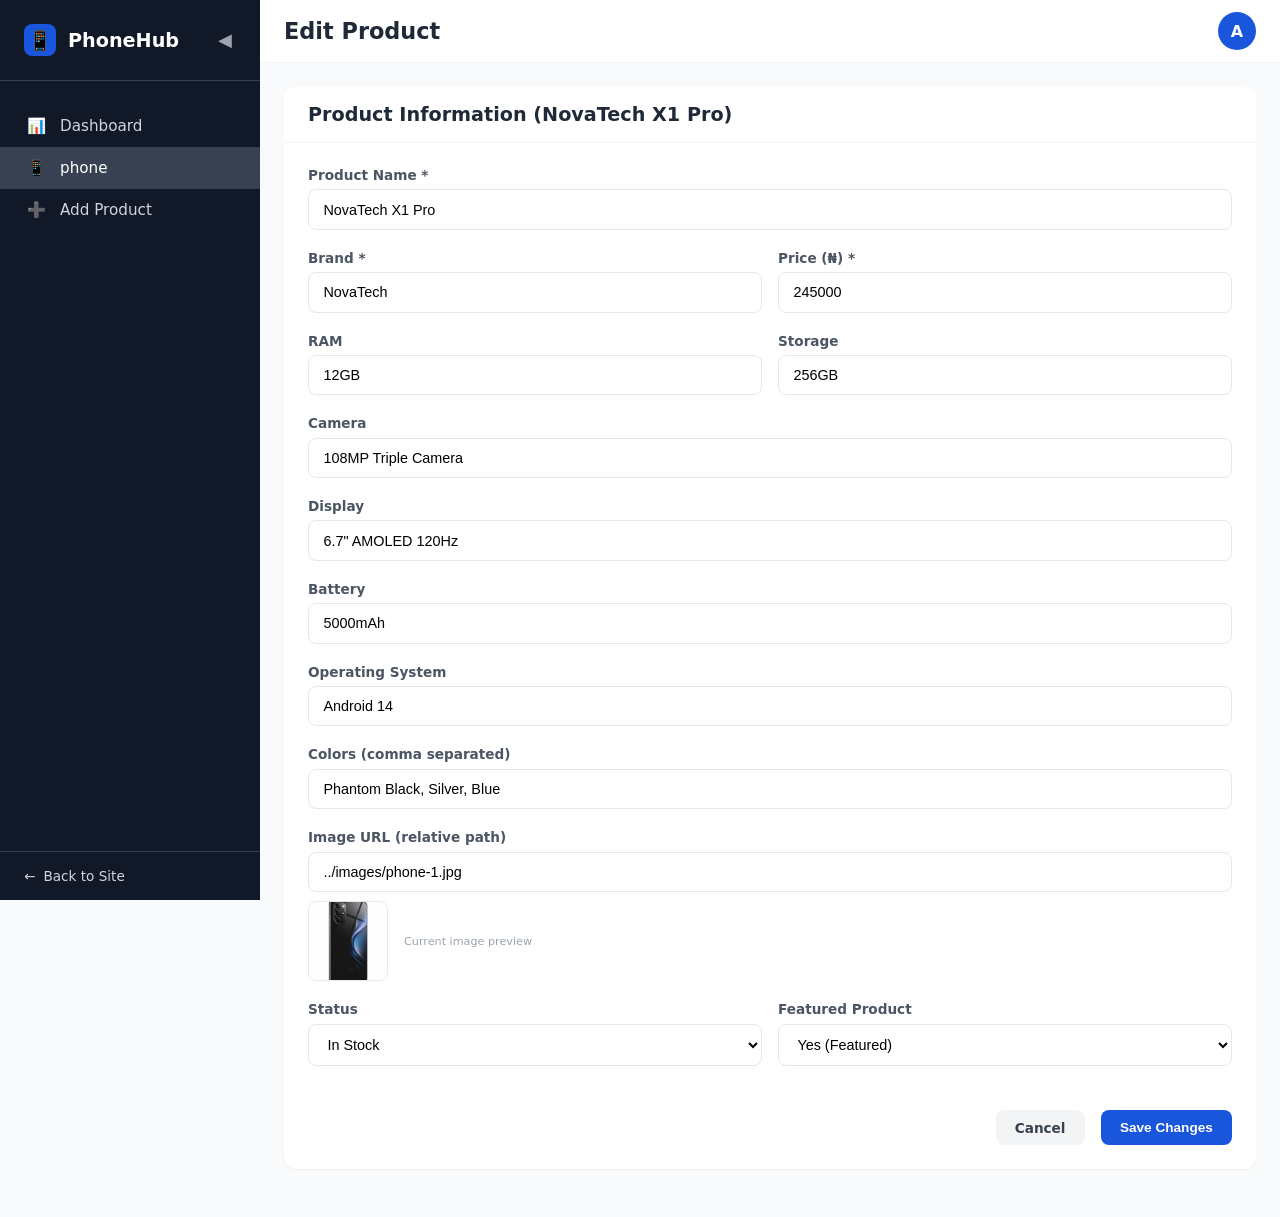
<file: admin/edit-product.html>
<!DOCTYPE html>
<html lang="en">
<head>
  <meta charset="UTF-8">
  <meta name="viewport" content="width=device-width, initial-scale=1.0, viewport-fit=cover">
  <title>Edit Product - NovaTech X1 Pro | PhoneHub Admin</title>
  <style>
    /* ================================
       PhoneHub Admin - Edit Product
       Fully Responsive (No extra product logic)
       ================================ */
    :root {
      --primary: #1a56db;
      --primary-dark: #1e429f;
      --primary-light: #e1effe;
      --success: #059669;
      --danger: #dc2626;
      --warning: #f59e0b;
      --dark: #111827;
      --gray-900: #1f2937;
      --gray-800: #374151;
      --gray-700: #4b5563;
      --gray-600: #6b7280;
      --gray-500: #9ca3af;
      --gray-400: #d1d5db;
      --gray-300: #e5e7eb;
      --gray-200: #f3f4f6;
      --gray-100: #f9fafb;
      --white: #ffffff;
      --shadow-sm: 0 1px 2px rgba(0,0,0,0.05);
      --shadow-md: 0 4px 6px -1px rgba(0,0,0,0.1);
      --radius: 0.5rem;
      --radius-lg: 0.75rem;
      --transition: all 0.3s ease;
    }

    * {
      margin: 0;
      padding: 0;
      box-sizing: border-box;
    }

    body {
      font-family: 'Segoe UI', system-ui, -apple-system, sans-serif;
      background: var(--gray-100);
      color: var(--gray-900);
      overflow-x: hidden;
    }

    /* Admin Wrapper */
    .admin-wrapper {
      display: flex;
      min-height: 100vh;
      position: relative;
    }

    /* Sidebar - responsive sliding */
    .sidebar {
      width: 260px;
      background: var(--dark);
      color: var(--gray-400);
      display: flex;
      flex-direction: column;
      position: fixed;
      top: 0;
      left: 0;
      bottom: 0;
      z-index: 1000;
      transition: transform 0.3s ease;
      transform: translateX(0);
    }

    .sidebar-header {
      padding: 1.5rem;
      display: flex;
      align-items: center;
      justify-content: space-between;
      border-bottom: 1px solid var(--gray-800);
    }

    .sidebar-logo {
      display: flex;
      align-items: center;
      gap: 0.75rem;
      text-decoration: none;
      color: var(--white);
      font-weight: 800;
      font-size: 1.2rem;
    }

    .sidebar-logo-icon {
      width: 32px;
      height: 32px;
      background: var(--primary);
      border-radius: var(--radius);
      display: flex;
      align-items: center;
      justify-content: center;
      font-size: 1.2rem;
    }

    .sidebar-toggle {
      background: none;
      border: none;
      color: var(--gray-500);
      cursor: pointer;
      font-size: 1.1rem;
      padding: 0.25rem;
      border-radius: var(--radius);
      transition: var(--transition);
    }
    .sidebar-toggle:hover {
      background: var(--gray-800);
      color: var(--white);
    }

    .sidebar-nav {
      flex: 1;
      padding: 1.5rem 0;
      list-style: none;
    }

    .sidebar-nav li a {
      display: flex;
      align-items: center;
      gap: 0.75rem;
      padding: 0.75rem 1.5rem;
      color: var(--gray-400);
      text-decoration: none;
      transition: var(--transition);
      font-size: 0.95rem;
    }

    .sidebar-nav li a:hover,
    .sidebar-nav li a.active {
      background: var(--gray-800);
      color: var(--white);
    }

    .sidebar-footer {
      padding: 1rem 1.5rem;
      border-top: 1px solid var(--gray-800);
    }

    .back-to-site {
      display: flex;
      align-items: center;
      gap: 0.5rem;
      color: var(--gray-400);
      text-decoration: none;
      font-size: 0.85rem;
    }
    .back-to-site:hover {
      color: var(--white);
    }

    /* Main Content */
    .main-content {
      flex: 1;
      margin-left: 260px;
      min-height: 100vh;
      transition: margin-left 0.3s ease;
      width: calc(100% - 260px);
    }

    /* Top Header - responsive */
    .top-header {
      background: var(--white);
      padding: 0.75rem 1.5rem;
      display: flex;
      flex-wrap: wrap;
      align-items: center;
      justify-content: space-between;
      gap: 1rem;
      border-bottom: 1px solid var(--gray-200);
      position: sticky;
      top: 0;
      z-index: 100;
    }

    .page-title {
      font-size: 1.4rem;
      font-weight: 700;
      color: var(--gray-900);
    }

    .mobile-sidebar-toggle {
      display: none;
      background: none;
      border: none;
      cursor: pointer;
      font-size: 1.5rem;
      color: var(--gray-700);
      padding: 0.25rem;
      border-radius: var(--radius);
      line-height: 1;
    }
    .mobile-sidebar-toggle:hover {
      background: var(--gray-100);
    }

    .user-avatar {
      width: 38px;
      height: 38px;
      background: var(--primary);
      border-radius: 50%;
      display: flex;
      align-items: center;
      justify-content: center;
      font-weight: 700;
      color: white;
      text-transform: uppercase;
    }

    /* Buttons */
    .btn {
      display: inline-flex;
      align-items: center;
      gap: 0.5rem;
      padding: 0.6rem 1.2rem;
      border-radius: var(--radius);
      font-weight: 600;
      font-size: 0.85rem;
      text-decoration: none;
      cursor: pointer;
      border: none;
      transition: var(--transition);
    }
    .btn-primary {
      background: var(--primary);
      color: var(--white);
    }
    .btn-primary:hover {
      background: var(--primary-dark);
      transform: translateY(-1px);
    }
    .btn-secondary {
      background: var(--gray-200);
      color: var(--gray-800);
    }
    .btn-secondary:hover {
      background: var(--gray-300);
    }

    /* Form Card */
    .card {
      background: var(--white);
      border-radius: var(--radius-lg);
      box-shadow: var(--shadow-sm);
      margin-bottom: 1.5rem;
      overflow: hidden;
    }
    .card-header {
      padding: 1rem 1.5rem;
      border-bottom: 1px solid var(--gray-200);
    }
    .card-title {
      font-size: 1.2rem;
      font-weight: 700;
      color: var(--gray-900);
    }
    .card-body {
      padding: 1.5rem;
    }

    /* Form Grid - fully responsive */
    .form-group {
      margin-bottom: 1.25rem;
    }
    .form-group label {
      display: block;
      font-size: 0.85rem;
      font-weight: 600;
      margin-bottom: 0.4rem;
      color: var(--gray-700);
    }
    .form-group input,
    .form-group select {
      width: 100%;
      padding: 0.7rem 0.9rem;
      border: 1px solid var(--gray-300);
      border-radius: var(--radius);
      font-size: 0.9rem;
      background: var(--white);
      transition: var(--transition);
    }
    .form-group input:focus,
    .form-group select:focus {
      outline: none;
      border-color: var(--primary);
      box-shadow: 0 0 0 2px var(--primary-light);
    }

    .form-row {
      display: grid;
      grid-template-columns: repeat(2, 1fr);
      gap: 1rem;
    }

    /* Image Preview - responsive */
    .image-preview {
      margin-top: 0.6rem;
      display: flex;
      align-items: center;
      gap: 1rem;
      flex-wrap: wrap;
    }
    .image-preview img {
      width: 80px;
      height: 80px;
      object-fit: cover;
      border-radius: var(--radius);
      border: 1px solid var(--gray-300);
      background: var(--gray-100);
    }
    .image-note {
      font-size: 0.7rem;
      color: var(--gray-500);
    }

    .form-actions {
      display: flex;
      gap: 1rem;
      justify-content: flex-end;
      margin-top: 1.5rem;
      flex-wrap: wrap;
    }

    .content {
      padding: 1.5rem;
    }

    /* Mobile Overlay */
    .mobile-overlay {
      position: fixed;
      inset: 0;
      background: rgba(0,0,0,0.5);
      z-index: 999;
      opacity: 0;
      visibility: hidden;
      transition: opacity 0.3s;
    }
    .mobile-overlay.active {
      opacity: 1;
      visibility: visible;
    }

    /* ========== RESPONSIVE BREAKPOINTS ========== */
    @media (max-width: 768px) {
      .sidebar {
        transform: translateX(-100%);
      }
      .sidebar.open {
        transform: translateX(0);
      }
      .main-content {
        margin-left: 0;
        width: 100%;
      }
      .mobile-sidebar-toggle {
        display: block;
      }
      .top-header {
        padding: 0.75rem 1rem;
      }
      .page-title {
        font-size: 1.2rem;
      }
      .content {
        padding: 1rem;
      }
      .card-body {
        padding: 1rem;
      }
      .form-row {
        grid-template-columns: 1fr;
        gap: 0.75rem;
      }
      .form-actions {
        flex-direction: column;
      }
      .btn {
        justify-content: center;
        width: 100%;
      }
    }

    @media (max-width: 480px) {
      .user-avatar {
        width: 34px;
        height: 34px;
        font-size: 0.9rem;
      }
      .image-preview img {
        width: 60px;
        height: 60px;
      }
      .form-group input,
      .form-group select {
        padding: 0.6rem 0.8rem;
        font-size: 0.85rem;
      }
      .card-header {
        padding: 0.8rem 1rem;
      }
      .card-title {
        font-size: 1rem;
      }
    }

    /* Simple icon fallback (no extra JS) */
    .icon-placeholder {
      display: inline-block;
      width: 24px;
      text-align: center;
    }
  </style>
</head>
<body>
<div class="admin-wrapper">
  <!-- Mobile Overlay -->
  <div class="mobile-overlay" id="mobileOverlay"></div>

  <!-- Sidebar -->
  <aside class="sidebar" id="sidebar">
    <div class="sidebar-header">
      <a href="index.html" class="sidebar-logo">
        <div class="sidebar-logo-icon">📱</div>
        <span>PhoneHub</span>
      </a>
      <button class="sidebar-toggle" id="sidebarToggle" aria-label="Toggle sidebar">◀</button>
    </div>
    <ul class="sidebar-nav">
      <li><a href="index.html">
        <span class="icon-placeholder">📊</span> Dashboard
      </a></li>
      <li><a href="phone.html" class="active">
        <span class="icon-placeholder">📱</span> phone
      </a></li>
      <li><a href="add-phone-details.html">
        <span class="icon-placeholder">➕</span> Add Product
      </a></li>
    </ul>
    <div class="sidebar-footer">
      <a href="../index.html" class="back-to-site">
        <span>←</span> Back to Site
      </a>
    </div>
  </aside>

  <!-- Main Content -->
  <main class="main-content">
    <header class="top-header">
      <div style="display: flex; align-items: center; gap: 1rem;">
        <button class="mobile-sidebar-toggle" id="mobileSidebarToggle" aria-label="Open menu">☰</button>
        <h1 class="page-title">Edit Product</h1>
      </div>
      <div class="user-avatar">A</div>
    </header>

    <div class="content">
      <div class="card">
        <div class="card-header">
          <h2 class="card-title">Product Information (NovaTech X1 Pro)</h2>
        </div>
        <div class="card-body">
          <!-- Pure static form - no extra product logic, just responsive layout -->
          <form action="#" method="get">
            <input type="hidden" name="id" value="p1">

            <div class="form-group">
              <label>Product Name *</label>
              <input type="text" name="name" value="NovaTech X1 Pro" required>
            </div>

            <div class="form-row">
              <div class="form-group">
                <label>Brand *</label>
                <input type="text" name="brand" value="NovaTech" required>
              </div>
              <div class="form-group">
                <label>Price (₦) *</label>
                <input type="number" name="price" value="245000" required>
              </div>
            </div>

            <div class="form-row">
              <div class="form-group">
                <label>RAM</label>
                <input type="text" name="ram" value="12GB">
              </div>
              <div class="form-group">
                <label>Storage</label>
                <input type="text" name="storage" value="256GB">
              </div>
            </div>

            <div class="form-group">
              <label>Camera</label>
              <input type="text" name="camera" value="108MP Triple Camera">
            </div>

            <div class="form-group">
              <label>Display</label>
              <input type="text" name="display" value="6.7&quot; AMOLED 120Hz">
            </div>

            <div class="form-group">
              <label>Battery</label>
              <input type="text" name="battery" value="5000mAh">
            </div>

            <div class="form-group">
              <label>Operating System</label>
              <input type="text" name="os" value="Android 14">
            </div>

            <div class="form-group">
              <label>Colors (comma separated)</label>
              <input type="text" name="colors" value="Phantom Black, Silver, Blue">
            </div>

            <div class="form-group">
              <label>Image URL (relative path)</label>
              <input type="text" name="image" value="../images/phone-1.jpg">
              <div class="image-preview">
                <img src="../images/phone-1.jpg" alt="Product preview" onerror="this.src='https://placehold.co/80x80?text=No+Image'">
                <span class="image-note">Current image preview</span>
              </div>
            </div>

            <div class="form-row">
              <div class="form-group">
                <label>Status</label>
                <select name="status">
                  <option value="in-stock" selected>In Stock</option>
                  <option value="out-of-stock">Out of Stock</option>
                </select>
              </div>
              <div class="form-group">
                <label>Featured Product</label>
                <select name="featured">
                  <option value="true" selected>Yes (Featured)</option>
                  <option value="false">No</option>
                </select>
              </div>
            </div>

            <div class="form-actions">
              <a href="phone.html" class="btn btn-secondary">Cancel</a>
              <button type="submit" class="btn btn-primary">Save Changes</button>
            </div>
          </form>
        </div>
      </div>
    </div>
  </main>
</div>

<!-- Only responsive sidebar functionality (no product add/edit logic) -->
<script>
  (function() {
    // Responsive sidebar toggle (mobile & desktop)
    const sidebar = document.getElementById('sidebar');
    const mobileOverlay = document.getElementById('mobileOverlay');
    const mobileToggle = document.getElementById('mobileSidebarToggle');
    const sidebarToggle = document.getElementById('sidebarToggle');

    function openSidebar() {
      if (sidebar) {
        sidebar.classList.add('open');
        if (mobileOverlay) mobileOverlay.classList.add('active');
        document.body.style.overflow = 'hidden';
      }
    }

    function closeSidebar() {
      if (sidebar) {
        sidebar.classList.remove('open');
        if (mobileOverlay) mobileOverlay.classList.remove('active');
        document.body.style.overflow = '';
      }
    }

    if (mobileToggle) {
      mobileToggle.addEventListener('click', openSidebar);
    }
    if (mobileOverlay) {
      mobileOverlay.addEventListener('click', closeSidebar);
    }
    // Optional: close sidebar when clicking a link inside sidebar on mobile
    if (sidebar) {
      sidebar.querySelectorAll('a').forEach(link => {
        link.addEventListener('click', () => {
          if (window.innerWidth <= 768) {
            closeSidebar();
          }
        });
      });
    }

    // Desktop sidebar collapse toggle (optional, does not affect responsiveness)
    if (sidebarToggle) {
      sidebarToggle.addEventListener('click', () => {
        if (window.innerWidth <= 768) {
          closeSidebar();
        } else {
          sidebar.classList.toggle('collapsed');
          if (sidebar.classList.contains('collapsed')) {
            sidebar.style.width = '70px';
            document.querySelector('.main-content').style.marginLeft = '70px';
            document.querySelectorAll('.sidebar-nav li a span:not(.icon-placeholder), .sidebar-logo span, .sidebar-footer span').forEach(el => {
              if (el) el.style.display = 'none';
            });
          } else {
            sidebar.style.width = '260px';
            document.querySelector('.main-content').style.marginLeft = '260px';
            document.querySelectorAll('.sidebar-nav li a span, .sidebar-logo span, .sidebar-footer span').forEach(el => {
              if (el) el.style.display = 'inline';
            });
          }
        }
      });
    }

    // Close mobile sidebar on window resize if screen becomes wide
    window.addEventListener('resize', () => {
      if (window.innerWidth > 768) {
        if (sidebar && sidebar.classList.contains('open')) {
          closeSidebar();
        }
        // Reset collapsed state if needed
        if (sidebar && sidebar.classList.contains('collapsed')) {
          sidebar.classList.remove('collapsed');
          sidebar.style.width = '260px';
          document.querySelector('.main-content').style.marginLeft = '260px';
          document.querySelectorAll('.sidebar-nav li a span, .sidebar-logo span, .sidebar-footer span').forEach(el => {
            if (el) el.style.display = 'inline';
          });
        }
      }
    });
  })();
</script>
</body>
</html>
</file>
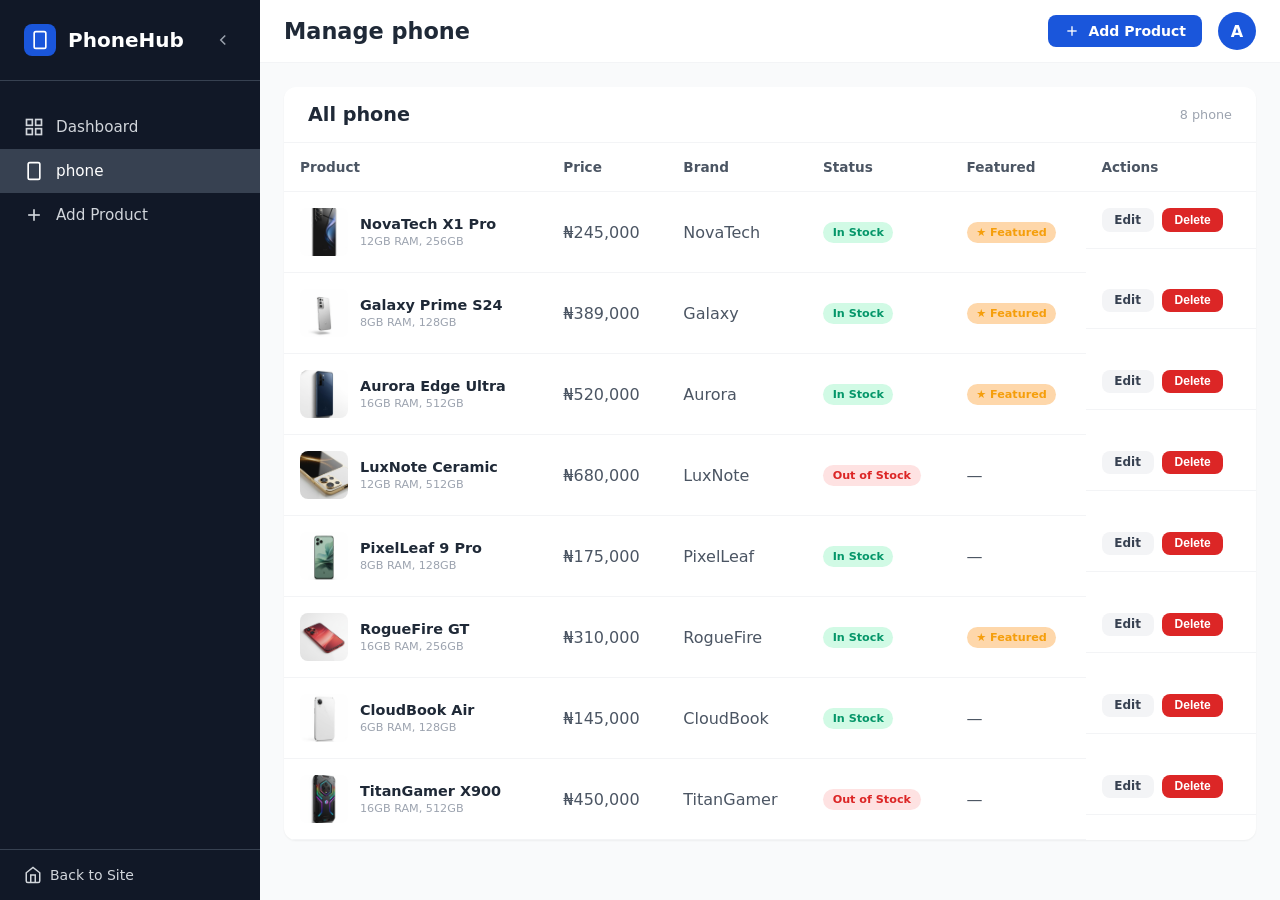
<file: admin/phone.html>
<!DOCTYPE html>
<html lang="en">
<head>
  <meta charset="UTF-8">
  <meta name="viewport" content="width=device-width, initial-scale=1.0, viewport-fit=cover">
  <title>Manage phone - PhoneHub Admin</title>
  <style>
    /* ================================
       PhoneHub Admin - Fully Responsive
       Manage phone Page (No Distortion)
       ================================ */
    :root {
      --primary: #1a56db;
      --primary-dark: #1e429f;
      --primary-light: #e1effe;
      --secondary: #7c3aed;
      --success: #059669;
      --danger: #dc2626;
      --warning: #f59e0b;
      --dark: #111827;
      --gray-900: #1f2937;
      --gray-800: #374151;
      --gray-700: #4b5563;
      --gray-600: #6b7280;
      --gray-500: #9ca3af;
      --gray-400: #d1d5db;
      --gray-300: #e5e7eb;
      --gray-200: #f3f4f6;
      --gray-100: #f9fafb;
      --white: #ffffff;
      --shadow-sm: 0 1px 2px rgba(0,0,0,0.05);
      --shadow: 0 1px 3px rgba(0,0,0,0.1), 0 1px 2px rgba(0,0,0,0.06);
      --shadow-md: 0 4px 6px -1px rgba(0,0,0,0.1), 0 2px 4px -2px rgba(0,0,0,0.1);
      --shadow-lg: 0 10px 15px -3px rgba(0,0,0,0.1), 0 4px 6px -4px rgba(0,0,0,0.1);
      --radius: 0.5rem;
      --radius-lg: 0.75rem;
      --radius-xl: 1rem;
      --transition: all 0.3s ease;
    }

    * {
      margin: 0;
      padding: 0;
      box-sizing: border-box;
    }

    body {
      font-family: 'Segoe UI', system-ui, -apple-system, sans-serif;
      background: var(--gray-100);
      color: var(--gray-900);
      overflow-x: hidden;
    }

    /* Admin Wrapper */
    .admin-wrapper {
      display: flex;
      min-height: 100vh;
      position: relative;
    }

    /* Sidebar - Fixed width, responsive sliding */
    .sidebar {
      width: 260px;
      background: var(--dark);
      color: var(--gray-400);
      display: flex;
      flex-direction: column;
      position: fixed;
      top: 0;
      left: 0;
      bottom: 0;
      z-index: 1000;
      transition: transform 0.3s ease;
      transform: translateX(0);
    }

    .sidebar-header {
      padding: 1.5rem;
      display: flex;
      align-items: center;
      justify-content: space-between;
      border-bottom: 1px solid var(--gray-800);
    }

    .sidebar-logo {
      display: flex;
      align-items: center;
      gap: 0.75rem;
      text-decoration: none;
      color: var(--white);
      font-weight: 800;
      font-size: 1.25rem;
    }

    .sidebar-logo-icon {
      width: 32px;
      height: 32px;
      background: var(--primary);
      border-radius: var(--radius);
      display: flex;
      align-items: center;
      justify-content: center;
      color: white;
    }

    .sidebar-toggle {
      background: none;
      border: none;
      color: var(--gray-500);
      cursor: pointer;
      display: flex;
      align-items: center;
      padding: 0.25rem;
      border-radius: var(--radius);
    }
    .sidebar-toggle:hover {
      background: var(--gray-800);
    }

    .sidebar-nav {
      flex: 1;
      padding: 1.5rem 0;
      list-style: none;
    }

    .sidebar-nav li a {
      display: flex;
      align-items: center;
      gap: 0.75rem;
      padding: 0.75rem 1.5rem;
      color: var(--gray-400);
      text-decoration: none;
      transition: var(--transition);
      font-size: 0.95rem;
    }

    .sidebar-nav li a:hover,
    .sidebar-nav li a.active {
      background: var(--gray-800);
      color: var(--white);
    }

    .sidebar-nav li a svg {
      width: 20px;
      height: 20px;
    }

    .sidebar-footer {
      padding: 1rem 1.5rem;
      border-top: 1px solid var(--gray-800);
    }

    .back-to-site {
      display: flex;
      align-items: center;
      gap: 0.5rem;
      color: var(--gray-400);
      text-decoration: none;
      font-size: 0.875rem;
    }
    .back-to-site:hover {
      color: var(--white);
    }

    /* Main Content */
    .main-content {
      flex: 1;
      margin-left: 260px;
      min-height: 100vh;
      transition: margin-left 0.3s ease;
      width: calc(100% - 260px);
    }

    /* Top Header */
    .top-header {
      background: var(--white);
      padding: 0.75rem 1.5rem;
      display: flex;
      align-items: center;
      justify-content: space-between;
      border-bottom: 1px solid var(--gray-200);
      position: sticky;
      top: 0;
      z-index: 100;
      flex-wrap: wrap;
      gap: 0.75rem;
    }

    .page-title {
      font-size: 1.4rem;
      font-weight: 700;
      color: var(--gray-900);
    }

    .mobile-sidebar-toggle {
      display: none;
      background: none;
      border: none;
      cursor: pointer;
      color: var(--gray-700);
      padding: 0.5rem;
      border-radius: var(--radius);
    }
    .mobile-sidebar-toggle:hover {
      background: var(--gray-100);
    }

    .header-actions {
      display: flex;
      align-items: center;
      gap: 1rem;
    }

    .user-avatar {
      width: 38px;
      height: 38px;
      background: var(--primary);
      border-radius: 50%;
      display: flex;
      align-items: center;
      justify-content: center;
      font-weight: 700;
      color: white;
      text-transform: uppercase;
    }

    /* Buttons */
    .btn {
      display: inline-flex;
      align-items: center;
      gap: 0.5rem;
      padding: 0.5rem 1rem;
      border-radius: var(--radius);
      font-weight: 600;
      font-size: 0.875rem;
      text-decoration: none;
      transition: var(--transition);
      cursor: pointer;
      border: none;
    }

    .btn-primary {
      background: var(--primary);
      color: var(--white);
    }
    .btn-primary:hover {
      background: var(--primary-dark);
      transform: translateY(-1px);
    }

    .btn-secondary {
      background: var(--gray-200);
      color: var(--gray-800);
    }
    .btn-secondary:hover {
      background: var(--gray-300);
    }

    .btn-danger {
      background: var(--danger);
      color: var(--white);
    }
    .btn-danger:hover {
      background: #b91c1c;
    }

    .btn-sm {
      padding: 0.3rem 0.8rem;
      font-size: 0.75rem;
    }

    /* Card & Table */
    .card {
      background: var(--white);
      border-radius: var(--radius-lg);
      box-shadow: var(--shadow-sm);
      margin-bottom: 1.5rem;
      overflow: hidden;
    }

    .card-header {
      padding: 1rem 1.5rem;
      border-bottom: 1px solid var(--gray-200);
      display: flex;
      justify-content: space-between;
      align-items: center;
      flex-wrap: wrap;
      gap: 0.75rem;
    }

    .card-title {
      font-size: 1.2rem;
      font-weight: 700;
      color: var(--gray-900);
    }

    .table-responsive {
      overflow-x: auto;
      -webkit-overflow-scrolling: touch;
    }

    table {
      width: 100%;
      border-collapse: collapse;
      min-width: 700px;
    }

    th {
      text-align: left;
      padding: 1rem 1rem;
      background: var(--gray-50);
      font-weight: 600;
      color: var(--gray-700);
      border-bottom: 1px solid var(--gray-200);
      font-size: 0.85rem;
    }

    td {
      padding: 1rem 1rem;
      border-bottom: 1px solid var(--gray-200);
      color: var(--gray-700);
      vertical-align: middle;
    }

    .product-info {
      display: flex;
      align-items: center;
      gap: 0.75rem;
      min-width: 180px;
    }

    .product-thumb {
      width: 48px;
      height: 48px;
      background: var(--gray-100);
      border-radius: var(--radius);
      object-fit: cover;
      flex-shrink: 0;
    }

    .product-name {
      font-weight: 600;
      color: var(--gray-900);
      font-size: 0.9rem;
      word-break: break-word;
    }

    .product-spec {
      font-size: 0.7rem;
      color: var(--gray-500);
      margin-top: 0.2rem;
    }

    .status-badge {
      display: inline-flex;
      align-items: center;
      gap: 0.25rem;
      padding: 0.25rem 0.6rem;
      border-radius: 9999px;
      font-size: 0.7rem;
      font-weight: 700;
      white-space: nowrap;
    }

    .status-badge.in-stock {
      background: #d1fae5;
      color: var(--success);
    }

    .status-badge.out-stock {
      background: #fee2e2;
      color: var(--danger);
    }

    .featured-badge {
      display: inline-flex;
      align-items: center;
      gap: 0.2rem;
      padding: 0.25rem 0.6rem;
      border-radius: 9999px;
      font-size: 0.7rem;
      font-weight: 700;
      background: #fed7aa;
      color: var(--warning);
      white-space: nowrap;
    }

    .action-buttons {
      display: flex;
      gap: 0.5rem;
      flex-wrap: wrap;
    }

    /* Modal */
    .modal-overlay {
      position: fixed;
      inset: 0;
      background: rgba(0,0,0,0.6);
      display: flex;
      align-items: center;
      justify-content: center;
      z-index: 1100;
      visibility: hidden;
      opacity: 0;
      transition: visibility 0.2s, opacity 0.2s;
    }
    .modal-overlay.active {
      visibility: visible;
      opacity: 1;
    }
    .modal {
      background: var(--white);
      border-radius: var(--radius-xl);
      max-width: 400px;
      width: 90%;
      padding: 1.5rem;
      transform: scale(0.96);
      transition: transform 0.2s;
    }
    .modal-overlay.active .modal {
      transform: scale(1);
    }
    .modal-header {
      display: flex;
      align-items: center;
      gap: 0.75rem;
      margin-bottom: 1rem;
    }
    .modal-icon {
      width: 40px;
      height: 40px;
      background: #fee2e2;
      border-radius: 50%;
      display: flex;
      align-items: center;
      justify-content: center;
      color: var(--danger);
    }
    .modal-title {
      font-size: 1.2rem;
      font-weight: 700;
      color: var(--gray-900);
    }
    .modal-text {
      color: var(--gray-600);
      margin-bottom: 1.5rem;
      line-height: 1.5;
    }
    .modal-actions {
      display: flex;
      gap: 0.75rem;
      justify-content: flex-end;
    }

    /* Content padding */
    .content {
      padding: 1.5rem;
    }

    /* Mobile Overlay */
    .mobile-overlay {
      position: fixed;
      inset: 0;
      background: rgba(0,0,0,0.5);
      z-index: 999;
      opacity: 0;
      visibility: hidden;
      transition: opacity 0.3s;
    }
    .mobile-overlay.active {
      opacity: 1;
      visibility: visible;
    }

    /* ========== RESPONSIVE ========== */
    @media (max-width: 768px) {
      .sidebar {
        transform: translateX(-100%);
      }
      .sidebar.open {
        transform: translateX(0);
      }
      .main-content {
        margin-left: 0;
        width: 100%;
      }
      .mobile-sidebar-toggle {
        display: block;
      }
      .top-header {
        padding: 0.75rem 1rem;
      }
      .page-title {
        font-size: 1.2rem;
      }
      .content {
        padding: 1rem;
      }
      .card-header {
        padding: 0.9rem 1rem;
      }
      .card-title {
        font-size: 1rem;
      }
      .btn-sm {
        padding: 0.25rem 0.6rem;
        font-size: 0.7rem;
      }
      .product-info {
        gap: 0.5rem;
        min-width: 160px;
      }
      .product-thumb {
        width: 40px;
        height: 40px;
      }
      .product-name {
        font-size: 0.85rem;
      }
      td, th {
        padding: 0.75rem 0.8rem;
      }
    }

    @media (max-width: 480px) {
      .header-actions .btn-primary span {
        display: none;
      }
      .header-actions .btn-primary {
        padding: 0.5rem;
      }
      .action-buttons {
        flex-direction: column;
        gap: 0.4rem;
      }
      .btn-sm {
        text-align: center;
        justify-content: center;
      }
      .product-info {
        flex-direction: column;
        align-items: flex-start;
        min-width: 130px;
      }
      .product-thumb {
        width: 36px;
        height: 36px;
      }
    }
  </style>
</head>
<body>
  <div class="admin-wrapper">
    <!-- Mobile Overlay -->
    <div class="mobile-overlay" id="mobileOverlay"></div>

    <!-- Sidebar -->
    <aside class="sidebar" id="sidebar">
      <div class="sidebar-header">
        <a href="index.html" class="sidebar-logo">
          <div class="sidebar-logo-icon">
            <svg width="20" height="20" viewBox="0 0 24 24" fill="none" stroke="currentColor" stroke-width="2">
              <rect x="5" y="2" width="14" height="20" rx="2" ry="2"></rect>
              <line x1="12" y1="18" x2="12.01" y2="18"></line>
            </svg>
          </div>
          <span class="sidebar-logo-text">PhoneHub</span>
        </a>
        <button class="sidebar-toggle" id="sidebarToggle" aria-label="Toggle sidebar">
          <svg width="18" height="18" viewBox="0 0 24 24" fill="none" stroke="currentColor" stroke-width="2">
            <polyline points="15 18 9 12 15 6"></polyline>
          </svg>
        </button>
      </div>
      <ul class="sidebar-nav">
        <li><a href="index.html">
          <svg viewBox="0 0 24 24" fill="none" stroke="currentColor" stroke-width="2">
            <rect x="3" y="3" width="7" height="7"></rect>
            <rect x="14" y="3" width="7" height="7"></rect>
            <rect x="14" y="14" width="7" height="7"></rect>
            <rect x="3" y="14" width="7" height="7"></rect>
          </svg>
          <span>Dashboard</span>
        </a></li>
        <li><a href="phone.html" class="active">
          <svg viewBox="0 0 24 24" fill="none" stroke="currentColor" stroke-width="2">
            <rect x="5" y="2" width="14" height="20" rx="2" ry="2"></rect>
            <line x1="12" y1="18" x2="12.01" y2="18"></line>
          </svg>
          <span>phone</span>
        </a></li>
        <li><a href="add-phone-details.html">
          <svg viewBox="0 0 24 24" fill="none" stroke="currentColor" stroke-width="2">
            <line x1="12" y1="5" x2="12" y2="19"></line>
            <line x1="5" y1="12" x2="19" y2="12"></line>
          </svg>
          <span>Add Product</span>
        </a></li>
      </ul>
      <div class="sidebar-footer">
        <a href="../index.html" class="back-to-site">
          <svg width="18" height="18" viewBox="0 0 24 24" fill="none" stroke="currentColor" stroke-width="2">
            <path d="M3 9l9-7 9 7v11a2 2 0 0 1-2 2H5a2 2 0 0 1-2-2z"></path>
            <polyline points="9 22 9 12 15 12 15 22"></polyline>
          </svg>
          <span>Back to Site</span>
        </a>
      </div>
    </aside>

    <!-- Main Content -->
    <main class="main-content">
      <!-- Top Header -->
      <header class="top-header">
        <div style="display: flex; align-items: center; gap: 0.75rem;">
          <button class="mobile-sidebar-toggle" id="mobileSidebarToggle" aria-label="Open sidebar">
            <svg width="24" height="24" viewBox="0 0 24 24" fill="none" stroke="currentColor" stroke-width="2">
              <line x1="3" y1="12" x2="21" y2="12"></line>
              <line x1="3" y1="6" x2="21" y2="6"></line>
              <line x1="3" y1="18" x2="21" y2="18"></line>
            </svg>
          </button>
          <h1 class="page-title">Manage phone</h1>
        </div>
        <div class="header-actions">
          <a href="add-phone-details.html" class="btn btn-primary">
            <svg width="16" height="16" viewBox="0 0 24 24" fill="none" stroke="currentColor" stroke-width="2">
              <line x1="12" y1="5" x2="12" y2="19"></line>
              <line x1="5" y1="12" x2="19" y2="12"></line>
            </svg>
            <span>Add Product</span>
          </a>
          <div class="user-avatar">A</div>
        </div>
      </header>

      <!-- Product Table -->
      <div class="content">
        <div class="card">
          <div class="card-header">
            <h2 class="card-title">All phone</h2>
            <span style="color: var(--gray-500); font-size: 0.8rem;">8 phone</span>
          </div>
          <div class="card-body" style="padding: 0;">
            <div class="table-responsive">
              <table>
                <thead>
                  <tr>
                    <th>Product</th>
                    <th>Price</th>
                    <th>Brand</th>
                    <th>Status</th>
                    <th>Featured</th>
                    <th>Actions</th>
                  </tr>
                </thead>
                <tbody>
                  <!-- NovaTech X1 Pro -->
                  <tr>
                    <td><div class="product-info"><img src="../images/phone-1.jpg" class="product-thumb" alt="NovaTech X1 Pro" onerror="this.src='https://placehold.co/60x60?text=Nova'"><div><div class="product-name">NovaTech X1 Pro</div><div class="product-spec">12GB RAM, 256GB</div></div></div></td>
                    <td>₦245,000</td><td>NovaTech</td><td><span class="status-badge in-stock">In Stock</span></td><td><span class="featured-badge">★ Featured</span></td>
                    <td class="action-buttons"><a href="edit-phone-details.html?id=p1" class="btn btn-secondary btn-sm">Edit</a><button class="btn btn-danger btn-sm delete-btn" data-product="NovaTech X1 Pro">Delete</button></td>
                  </tr>
                  <!-- Galaxy Prime S24 -->
                  <tr><td><div class="product-info"><img src="../images/phone-2.jpg" class="product-thumb" alt="Galaxy Prime S24" onerror="this.src='https://placehold.co/60x60?text=Galaxy'"><div><div class="product-name">Galaxy Prime S24</div><div class="product-spec">8GB RAM, 128GB</div></div></div></td><td>₦389,000</td><td>Galaxy</td><td><span class="status-badge in-stock">In Stock</span></td><td><span class="featured-badge">★ Featured</span></td><td class="action-buttons"><a href="edit-phone-details.html?id=p2" class="btn btn-secondary btn-sm">Edit</a><button class="btn btn-danger btn-sm delete-btn" data-product="Galaxy Prime S24">Delete</button></td></tr>
                  <!-- Aurora Edge Ultra -->
                  <tr><td><div class="product-info"><img src="../images/phone-3.jpg" class="product-thumb" alt="Aurora Edge Ultra" onerror="this.src='https://placehold.co/60x60?text=Aurora'"><div><div class="product-name">Aurora Edge Ultra</div><div class="product-spec">16GB RAM, 512GB</div></div></div></td><td>₦520,000</td><td>Aurora</td><td><span class="status-badge in-stock">In Stock</span></td><td><span class="featured-badge">★ Featured</span></td><td class="action-buttons"><a href="edit-phone-details.html?id=p3" class="btn btn-secondary btn-sm">Edit</a><button class="btn btn-danger btn-sm delete-btn" data-product="Aurora Edge Ultra">Delete</button></td></tr>
                  <!-- LuxNote Ceramic (Out of Stock) -->
                  <tr><td><div class="product-info"><img src="../images/phone-4.jpg" class="product-thumb" alt="LuxNote Ceramic" onerror="this.src='https://placehold.co/60x60?text=LuxNote'"><div><div class="product-name">LuxNote Ceramic</div><div class="product-spec">12GB RAM, 512GB</div></div></div></td><td>₦680,000</td><td>LuxNote</td><td><span class="status-badge out-stock">Out of Stock</span></td><td>—</td><td class="action-buttons"><a href="edit-phone-details.html?id=p4" class="btn btn-secondary btn-sm">Edit</a><button class="btn btn-danger btn-sm delete-btn" data-product="LuxNote Ceramic">Delete</button></td></tr>
                  <!-- PixelLeaf 9 Pro -->
                  <tr><td><div class="product-info"><img src="../images/phone-5.jpg" class="product-thumb" alt="PixelLeaf 9 Pro" onerror="this.src='https://placehold.co/60x60?text=Pixel'"><div><div class="product-name">PixelLeaf 9 Pro</div><div class="product-spec">8GB RAM, 128GB</div></div></div></td><td>₦175,000</td><td>PixelLeaf</td><td><span class="status-badge in-stock">In Stock</span></td><td>—</td><td class="action-buttons"><a href="edit-phone-details.html?id=p5" class="btn btn-secondary btn-sm">Edit</a><button class="btn btn-danger btn-sm delete-btn" data-product="PixelLeaf 9 Pro">Delete</button></td></tr>
                  <!-- RogueFire GT -->
                  <tr><td><div class="product-info"><img src="../images/phone-6.jpg" class="product-thumb" alt="RogueFire GT" onerror="this.src='https://placehold.co/60x60?text=Rogue'"><div><div class="product-name">RogueFire GT</div><div class="product-spec">16GB RAM, 256GB</div></div></div></td><td>₦310,000</td><td>RogueFire</td><td><span class="status-badge in-stock">In Stock</span></td><td><span class="featured-badge">★ Featured</span></td><td class="action-buttons"><a href="edit-phone-details.html?id=p6" class="btn btn-secondary btn-sm">Edit</a><button class="btn btn-danger btn-sm delete-btn" data-product="RogueFire GT">Delete</button></td></tr>
                  <!-- CloudBook Air -->
                  <tr><td><div class="product-info"><img src="../images/phone-7.jpg" class="product-thumb" alt="CloudBook Air" onerror="this.src='https://placehold.co/60x60?text=Cloud'"><div><div class="product-name">CloudBook Air</div><div class="product-spec">6GB RAM, 128GB</div></div></div></td><td>₦145,000</td><td>CloudBook</td><td><span class="status-badge in-stock">In Stock</span></td><td>—</td><td class="action-buttons"><a href="edit-phone-details.html?id=p7" class="btn btn-secondary btn-sm">Edit</a><button class="btn btn-danger btn-sm delete-btn" data-product="CloudBook Air">Delete</button></td></tr>
                  <!-- TitanGamer X900 -->
                  <tr><td><div class="product-info"><img src="../images/phone-8.jpg" class="product-thumb" alt="TitanGamer X900" onerror="this.src='https://placehold.co/60x60?text=Titan'"><div><div class="product-name">TitanGamer X900</div><div class="product-spec">16GB RAM, 512GB</div></div></div></td><td>₦450,000</td><td>TitanGamer</td><td><span class="status-badge out-stock">Out of Stock</span></td><td>—</td><td class="action-buttons"><a href="edit-phone-details.html?id=p8" class="btn btn-secondary btn-sm">Edit</a><button class="btn btn-danger btn-sm delete-btn" data-product="TitanGamer X900">Delete</button></td></tr>
                </tbody>
              </table>
            </div>
          </div>
        </div>
      </div>
    </main>
  </div>

  <!-- Delete Modal (static demo) -->
  <div class="modal-overlay" id="deleteModal">
    <div class="modal">
      <div class="modal-header">
        <div class="modal-icon"><svg width="20" height="20" viewBox="0 0 24 24" fill="none" stroke="currentColor" stroke-width="2"><polyline points="3 6 5 6 21 6"></polyline><path d="M19 6v14a2 2 0 0 1-2 2H7a2 2 0 0 1-2-2V6m3 0V4a2 2 0 0 1 2-2h4a2 2 0 0 1 2 2v2"></path></svg></div>
        <h3 class="modal-title">Delete Product</h3>
      </div>
      <p class="modal-text" id="deleteModalText">Are you sure you want to delete this product? This action cannot be undone.</p>
      <div class="modal-actions">
        <button class="btn btn-secondary" id="cancelDelete">Cancel</button>
        <button class="btn btn-danger" id="confirmDelete">Delete</button>
      </div>
    </div>
  </div>

  <script>
    (function() {
      // Mobile sidebar logic
      const sidebar = document.getElementById('sidebar');
      const mobileOverlay = document.getElementById('mobileOverlay');
      const mobileToggle = document.getElementById('mobileSidebarToggle');

      function openSidebar() {
        sidebar.classList.add('open');
        mobileOverlay.classList.add('active');
        document.body.style.overflow = 'hidden';
      }
      function closeSidebar() {
        sidebar.classList.remove('open');
        mobileOverlay.classList.remove('active');
        document.body.style.overflow = '';
      }

      if (mobileToggle) mobileToggle.addEventListener('click', openSidebar);
      if (mobileOverlay) mobileOverlay.addEventListener('click', closeSidebar);

      // Desktop sidebar toggle (just close on desktop if needed)
      const sidebarToggle = document.getElementById('sidebarToggle');
      if (sidebarToggle) {
        sidebarToggle.addEventListener('click', () => {
          if (window.innerWidth <= 768) {
            closeSidebar();
          }
        });
      }

      // Delete modal simulation
      const modal = document.getElementById('deleteModal');
      const cancelBtn = document.getElementById('cancelDelete');
      const confirmBtn = document.getElementById('confirmDelete');
      const deleteBtns = document.querySelectorAll('.delete-btn');
      const modalText = document.getElementById('deleteModalText');

      if (deleteBtns.length && modal) {
        deleteBtns.forEach(btn => {
          btn.addEventListener('click', (e) => {
            const productName = btn.getAttribute('data-product') || 'this product';
            if (modalText) modalText.innerText = `Are you sure you want to delete "${productName}"? This action cannot be undone.`;
            modal.classList.add('active');
          });
        });
      }
      if (cancelBtn) cancelBtn.addEventListener('click', () => modal.classList.remove('active'));
      if (confirmBtn) confirmBtn.addEventListener('click', () => {
        modal.classList.remove('active');
        alert('Demo mode: Product deletion would be handled by the backend.');
      });
      if (modal) modal.addEventListener('click', (e) => { if (e.target === modal) modal.classList.remove('active'); });

      // Close sidebar on window resize if open
      window.addEventListener('resize', () => {
        if (window.innerWidth > 768 && sidebar.classList.contains('open')) {
          closeSidebar();
        }
      });
    })();
  </script>
</body>
</html>
</file>
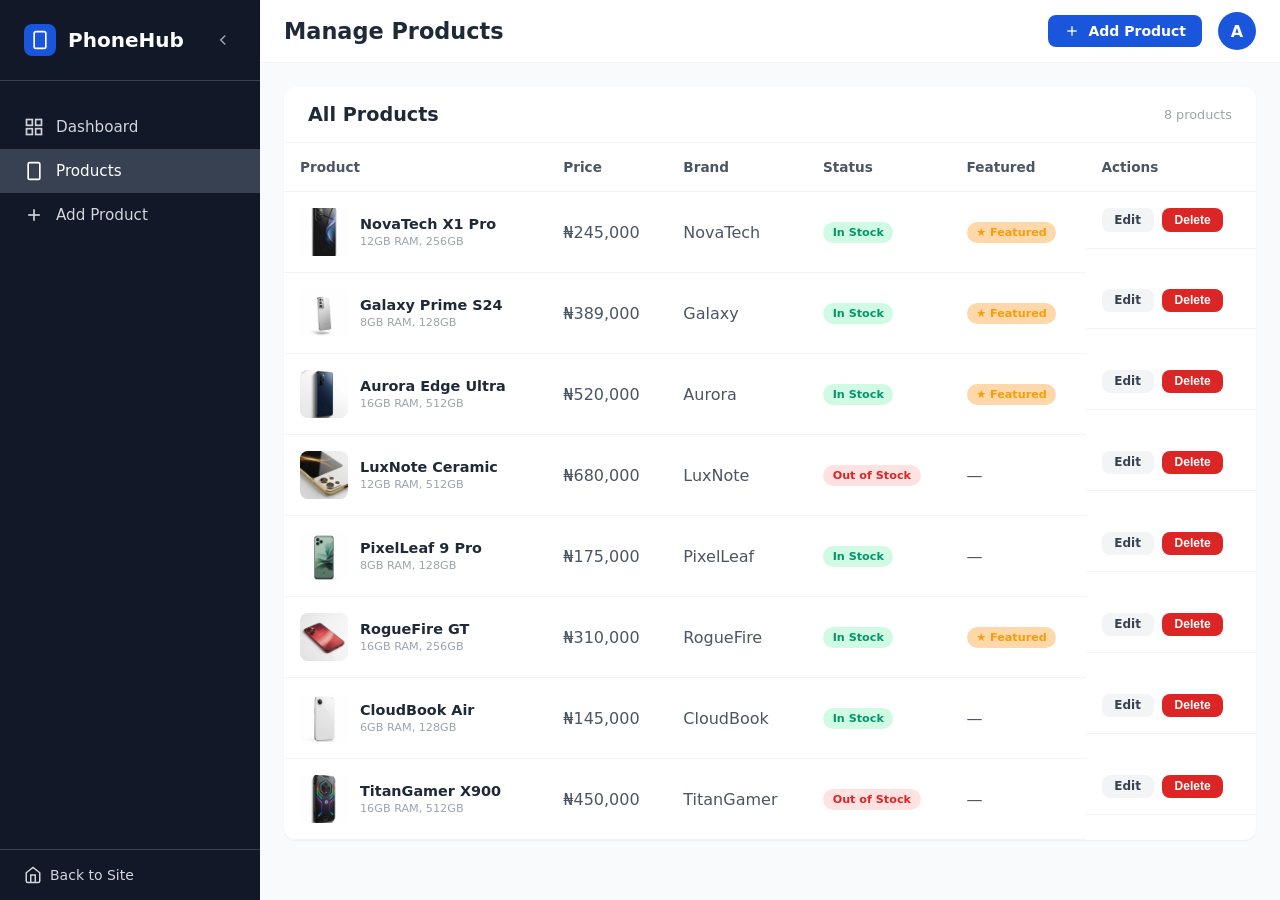
<file: admin/products.html>
<!DOCTYPE html>
<html lang="en">
<head>
  <meta charset="UTF-8">
  <meta name="viewport" content="width=device-width, initial-scale=1.0, viewport-fit=cover">
  <title>Manage Products - PhoneHub Admin</title>
  <style>
    /* ================================
       PhoneHub Admin - Fully Responsive
       Manage Products Page (No Distortion)
       ================================ */
    :root {
      --primary: #1a56db;
      --primary-dark: #1e429f;
      --primary-light: #e1effe;
      --secondary: #7c3aed;
      --success: #059669;
      --danger: #dc2626;
      --warning: #f59e0b;
      --dark: #111827;
      --gray-900: #1f2937;
      --gray-800: #374151;
      --gray-700: #4b5563;
      --gray-600: #6b7280;
      --gray-500: #9ca3af;
      --gray-400: #d1d5db;
      --gray-300: #e5e7eb;
      --gray-200: #f3f4f6;
      --gray-100: #f9fafb;
      --white: #ffffff;
      --shadow-sm: 0 1px 2px rgba(0,0,0,0.05);
      --shadow: 0 1px 3px rgba(0,0,0,0.1), 0 1px 2px rgba(0,0,0,0.06);
      --shadow-md: 0 4px 6px -1px rgba(0,0,0,0.1), 0 2px 4px -2px rgba(0,0,0,0.1);
      --shadow-lg: 0 10px 15px -3px rgba(0,0,0,0.1), 0 4px 6px -4px rgba(0,0,0,0.1);
      --radius: 0.5rem;
      --radius-lg: 0.75rem;
      --radius-xl: 1rem;
      --transition: all 0.3s ease;
    }

    * {
      margin: 0;
      padding: 0;
      box-sizing: border-box;
    }

    body {
      font-family: 'Segoe UI', system-ui, -apple-system, sans-serif;
      background: var(--gray-100);
      color: var(--gray-900);
      overflow-x: hidden;
    }

    /* Admin Wrapper */
    .admin-wrapper {
      display: flex;
      min-height: 100vh;
      position: relative;
    }

    /* Sidebar - Fixed width, responsive sliding */
    .sidebar {
      width: 260px;
      background: var(--dark);
      color: var(--gray-400);
      display: flex;
      flex-direction: column;
      position: fixed;
      top: 0;
      left: 0;
      bottom: 0;
      z-index: 1000;
      transition: transform 0.3s ease;
      transform: translateX(0);
    }

    .sidebar-header {
      padding: 1.5rem;
      display: flex;
      align-items: center;
      justify-content: space-between;
      border-bottom: 1px solid var(--gray-800);
    }

    .sidebar-logo {
      display: flex;
      align-items: center;
      gap: 0.75rem;
      text-decoration: none;
      color: var(--white);
      font-weight: 800;
      font-size: 1.25rem;
    }

    .sidebar-logo-icon {
      width: 32px;
      height: 32px;
      background: var(--primary);
      border-radius: var(--radius);
      display: flex;
      align-items: center;
      justify-content: center;
      color: white;
    }

    .sidebar-toggle {
      background: none;
      border: none;
      color: var(--gray-500);
      cursor: pointer;
      display: flex;
      align-items: center;
      padding: 0.25rem;
      border-radius: var(--radius);
    }
    .sidebar-toggle:hover {
      background: var(--gray-800);
    }

    .sidebar-nav {
      flex: 1;
      padding: 1.5rem 0;
      list-style: none;
    }

    .sidebar-nav li a {
      display: flex;
      align-items: center;
      gap: 0.75rem;
      padding: 0.75rem 1.5rem;
      color: var(--gray-400);
      text-decoration: none;
      transition: var(--transition);
      font-size: 0.95rem;
    }

    .sidebar-nav li a:hover,
    .sidebar-nav li a.active {
      background: var(--gray-800);
      color: var(--white);
    }

    .sidebar-nav li a svg {
      width: 20px;
      height: 20px;
    }

    .sidebar-footer {
      padding: 1rem 1.5rem;
      border-top: 1px solid var(--gray-800);
    }

    .back-to-site {
      display: flex;
      align-items: center;
      gap: 0.5rem;
      color: var(--gray-400);
      text-decoration: none;
      font-size: 0.875rem;
    }
    .back-to-site:hover {
      color: var(--white);
    }

    /* Main Content */
    .main-content {
      flex: 1;
      margin-left: 260px;
      min-height: 100vh;
      transition: margin-left 0.3s ease;
      width: calc(100% - 260px);
    }

    /* Top Header */
    .top-header {
      background: var(--white);
      padding: 0.75rem 1.5rem;
      display: flex;
      align-items: center;
      justify-content: space-between;
      border-bottom: 1px solid var(--gray-200);
      position: sticky;
      top: 0;
      z-index: 100;
      flex-wrap: wrap;
      gap: 0.75rem;
    }

    .page-title {
      font-size: 1.4rem;
      font-weight: 700;
      color: var(--gray-900);
    }

    .mobile-sidebar-toggle {
      display: none;
      background: none;
      border: none;
      cursor: pointer;
      color: var(--gray-700);
      padding: 0.5rem;
      border-radius: var(--radius);
    }
    .mobile-sidebar-toggle:hover {
      background: var(--gray-100);
    }

    .header-actions {
      display: flex;
      align-items: center;
      gap: 1rem;
    }

    .user-avatar {
      width: 38px;
      height: 38px;
      background: var(--primary);
      border-radius: 50%;
      display: flex;
      align-items: center;
      justify-content: center;
      font-weight: 700;
      color: white;
      text-transform: uppercase;
    }

    /* Buttons */
    .btn {
      display: inline-flex;
      align-items: center;
      gap: 0.5rem;
      padding: 0.5rem 1rem;
      border-radius: var(--radius);
      font-weight: 600;
      font-size: 0.875rem;
      text-decoration: none;
      transition: var(--transition);
      cursor: pointer;
      border: none;
    }

    .btn-primary {
      background: var(--primary);
      color: var(--white);
    }
    .btn-primary:hover {
      background: var(--primary-dark);
      transform: translateY(-1px);
    }

    .btn-secondary {
      background: var(--gray-200);
      color: var(--gray-800);
    }
    .btn-secondary:hover {
      background: var(--gray-300);
    }

    .btn-danger {
      background: var(--danger);
      color: var(--white);
    }
    .btn-danger:hover {
      background: #b91c1c;
    }

    .btn-sm {
      padding: 0.3rem 0.8rem;
      font-size: 0.75rem;
    }

    /* Card & Table */
    .card {
      background: var(--white);
      border-radius: var(--radius-lg);
      box-shadow: var(--shadow-sm);
      margin-bottom: 1.5rem;
      overflow: hidden;
    }

    .card-header {
      padding: 1rem 1.5rem;
      border-bottom: 1px solid var(--gray-200);
      display: flex;
      justify-content: space-between;
      align-items: center;
      flex-wrap: wrap;
      gap: 0.75rem;
    }

    .card-title {
      font-size: 1.2rem;
      font-weight: 700;
      color: var(--gray-900);
    }

    .table-responsive {
      overflow-x: auto;
      -webkit-overflow-scrolling: touch;
    }

    table {
      width: 100%;
      border-collapse: collapse;
      min-width: 700px;
    }

    th {
      text-align: left;
      padding: 1rem 1rem;
      background: var(--gray-50);
      font-weight: 600;
      color: var(--gray-700);
      border-bottom: 1px solid var(--gray-200);
      font-size: 0.85rem;
    }

    td {
      padding: 1rem 1rem;
      border-bottom: 1px solid var(--gray-200);
      color: var(--gray-700);
      vertical-align: middle;
    }

    .product-info {
      display: flex;
      align-items: center;
      gap: 0.75rem;
      min-width: 180px;
    }

    .product-thumb {
      width: 48px;
      height: 48px;
      background: var(--gray-100);
      border-radius: var(--radius);
      object-fit: cover;
      flex-shrink: 0;
    }

    .product-name {
      font-weight: 600;
      color: var(--gray-900);
      font-size: 0.9rem;
      word-break: break-word;
    }

    .product-spec {
      font-size: 0.7rem;
      color: var(--gray-500);
      margin-top: 0.2rem;
    }

    .status-badge {
      display: inline-flex;
      align-items: center;
      gap: 0.25rem;
      padding: 0.25rem 0.6rem;
      border-radius: 9999px;
      font-size: 0.7rem;
      font-weight: 700;
      white-space: nowrap;
    }

    .status-badge.in-stock {
      background: #d1fae5;
      color: var(--success);
    }

    .status-badge.out-stock {
      background: #fee2e2;
      color: var(--danger);
    }

    .featured-badge {
      display: inline-flex;
      align-items: center;
      gap: 0.2rem;
      padding: 0.25rem 0.6rem;
      border-radius: 9999px;
      font-size: 0.7rem;
      font-weight: 700;
      background: #fed7aa;
      color: var(--warning);
      white-space: nowrap;
    }

    .action-buttons {
      display: flex;
      gap: 0.5rem;
      flex-wrap: wrap;
    }

    /* Modal */
    .modal-overlay {
      position: fixed;
      inset: 0;
      background: rgba(0,0,0,0.6);
      display: flex;
      align-items: center;
      justify-content: center;
      z-index: 1100;
      visibility: hidden;
      opacity: 0;
      transition: visibility 0.2s, opacity 0.2s;
    }
    .modal-overlay.active {
      visibility: visible;
      opacity: 1;
    }
    .modal {
      background: var(--white);
      border-radius: var(--radius-xl);
      max-width: 400px;
      width: 90%;
      padding: 1.5rem;
      transform: scale(0.96);
      transition: transform 0.2s;
    }
    .modal-overlay.active .modal {
      transform: scale(1);
    }
    .modal-header {
      display: flex;
      align-items: center;
      gap: 0.75rem;
      margin-bottom: 1rem;
    }
    .modal-icon {
      width: 40px;
      height: 40px;
      background: #fee2e2;
      border-radius: 50%;
      display: flex;
      align-items: center;
      justify-content: center;
      color: var(--danger);
    }
    .modal-title {
      font-size: 1.2rem;
      font-weight: 700;
      color: var(--gray-900);
    }
    .modal-text {
      color: var(--gray-600);
      margin-bottom: 1.5rem;
      line-height: 1.5;
    }
    .modal-actions {
      display: flex;
      gap: 0.75rem;
      justify-content: flex-end;
    }

    /* Content padding */
    .content {
      padding: 1.5rem;
    }

    /* Mobile Overlay */
    .mobile-overlay {
      position: fixed;
      inset: 0;
      background: rgba(0,0,0,0.5);
      z-index: 999;
      opacity: 0;
      visibility: hidden;
      transition: opacity 0.3s;
    }
    .mobile-overlay.active {
      opacity: 1;
      visibility: visible;
    }

    /* ========== RESPONSIVE ========== */
    @media (max-width: 768px) {
      .sidebar {
        transform: translateX(-100%);
      }
      .sidebar.open {
        transform: translateX(0);
      }
      .main-content {
        margin-left: 0;
        width: 100%;
      }
      .mobile-sidebar-toggle {
        display: block;
      }
      .top-header {
        padding: 0.75rem 1rem;
      }
      .page-title {
        font-size: 1.2rem;
      }
      .content {
        padding: 1rem;
      }
      .card-header {
        padding: 0.9rem 1rem;
      }
      .card-title {
        font-size: 1rem;
      }
      .btn-sm {
        padding: 0.25rem 0.6rem;
        font-size: 0.7rem;
      }
      .product-info {
        gap: 0.5rem;
        min-width: 160px;
      }
      .product-thumb {
        width: 40px;
        height: 40px;
      }
      .product-name {
        font-size: 0.85rem;
      }
      td, th {
        padding: 0.75rem 0.8rem;
      }
    }

    @media (max-width: 480px) {
      .header-actions .btn-primary span {
        display: none;
      }
      .header-actions .btn-primary {
        padding: 0.5rem;
      }
      .action-buttons {
        flex-direction: column;
        gap: 0.4rem;
      }
      .btn-sm {
        text-align: center;
        justify-content: center;
      }
      .product-info {
        flex-direction: column;
        align-items: flex-start;
        min-width: 130px;
      }
      .product-thumb {
        width: 36px;
        height: 36px;
      }
    }
  </style>
</head>
<body>
  <div class="admin-wrapper">
    <!-- Mobile Overlay -->
    <div class="mobile-overlay" id="mobileOverlay"></div>

    <!-- Sidebar -->
    <aside class="sidebar" id="sidebar">
      <div class="sidebar-header">
        <a href="index.html" class="sidebar-logo">
          <div class="sidebar-logo-icon">
            <svg width="20" height="20" viewBox="0 0 24 24" fill="none" stroke="currentColor" stroke-width="2">
              <rect x="5" y="2" width="14" height="20" rx="2" ry="2"></rect>
              <line x1="12" y1="18" x2="12.01" y2="18"></line>
            </svg>
          </div>
          <span class="sidebar-logo-text">PhoneHub</span>
        </a>
        <button class="sidebar-toggle" id="sidebarToggle" aria-label="Toggle sidebar">
          <svg width="18" height="18" viewBox="0 0 24 24" fill="none" stroke="currentColor" stroke-width="2">
            <polyline points="15 18 9 12 15 6"></polyline>
          </svg>
        </button>
      </div>
      <ul class="sidebar-nav">
        <li><a href="index.html">
          <svg viewBox="0 0 24 24" fill="none" stroke="currentColor" stroke-width="2">
            <rect x="3" y="3" width="7" height="7"></rect>
            <rect x="14" y="3" width="7" height="7"></rect>
            <rect x="14" y="14" width="7" height="7"></rect>
            <rect x="3" y="14" width="7" height="7"></rect>
          </svg>
          <span>Dashboard</span>
        </a></li>
        <li><a href="products.html" class="active">
          <svg viewBox="0 0 24 24" fill="none" stroke="currentColor" stroke-width="2">
            <rect x="5" y="2" width="14" height="20" rx="2" ry="2"></rect>
            <line x1="12" y1="18" x2="12.01" y2="18"></line>
          </svg>
          <span>Products</span>
        </a></li>
        <li><a href="add-product.html">
          <svg viewBox="0 0 24 24" fill="none" stroke="currentColor" stroke-width="2">
            <line x1="12" y1="5" x2="12" y2="19"></line>
            <line x1="5" y1="12" x2="19" y2="12"></line>
          </svg>
          <span>Add Product</span>
        </a></li>
      </ul>
      <div class="sidebar-footer">
        <a href="../index.html" class="back-to-site">
          <svg width="18" height="18" viewBox="0 0 24 24" fill="none" stroke="currentColor" stroke-width="2">
            <path d="M3 9l9-7 9 7v11a2 2 0 0 1-2 2H5a2 2 0 0 1-2-2z"></path>
            <polyline points="9 22 9 12 15 12 15 22"></polyline>
          </svg>
          <span>Back to Site</span>
        </a>
      </div>
    </aside>

    <!-- Main Content -->
    <main class="main-content">
      <!-- Top Header -->
      <header class="top-header">
        <div style="display: flex; align-items: center; gap: 0.75rem;">
          <button class="mobile-sidebar-toggle" id="mobileSidebarToggle" aria-label="Open sidebar">
            <svg width="24" height="24" viewBox="0 0 24 24" fill="none" stroke="currentColor" stroke-width="2">
              <line x1="3" y1="12" x2="21" y2="12"></line>
              <line x1="3" y1="6" x2="21" y2="6"></line>
              <line x1="3" y1="18" x2="21" y2="18"></line>
            </svg>
          </button>
          <h1 class="page-title">Manage Products</h1>
        </div>
        <div class="header-actions">
          <a href="add-product.html" class="btn btn-primary">
            <svg width="16" height="16" viewBox="0 0 24 24" fill="none" stroke="currentColor" stroke-width="2">
              <line x1="12" y1="5" x2="12" y2="19"></line>
              <line x1="5" y1="12" x2="19" y2="12"></line>
            </svg>
            <span>Add Product</span>
          </a>
          <div class="user-avatar">A</div>
        </div>
      </header>

      <!-- Product Table -->
      <div class="content">
        <div class="card">
          <div class="card-header">
            <h2 class="card-title">All Products</h2>
            <span style="color: var(--gray-500); font-size: 0.8rem;">8 products</span>
          </div>
          <div class="card-body" style="padding: 0;">
            <div class="table-responsive">
              <table>
                <thead>
                  <tr>
                    <th>Product</th>
                    <th>Price</th>
                    <th>Brand</th>
                    <th>Status</th>
                    <th>Featured</th>
                    <th>Actions</th>
                  </tr>
                </thead>
                <tbody>
                  <!-- NovaTech X1 Pro -->
                  <tr>
                    <td><div class="product-info"><img src="../images/phone-1.jpg" class="product-thumb" alt="NovaTech X1 Pro" onerror="this.src='https://placehold.co/60x60?text=Nova'"><div><div class="product-name">NovaTech X1 Pro</div><div class="product-spec">12GB RAM, 256GB</div></div></div></td>
                    <td>₦245,000</td><td>NovaTech</td><td><span class="status-badge in-stock">In Stock</span></td><td><span class="featured-badge">★ Featured</span></td>
                    <td class="action-buttons"><a href="edit-product.html?id=p1" class="btn btn-secondary btn-sm">Edit</a><button class="btn btn-danger btn-sm delete-btn" data-product="NovaTech X1 Pro">Delete</button></td>
                  </tr>
                  <!-- Galaxy Prime S24 -->
                  <tr><td><div class="product-info"><img src="../images/phone-2.jpg" class="product-thumb" alt="Galaxy Prime S24" onerror="this.src='https://placehold.co/60x60?text=Galaxy'"><div><div class="product-name">Galaxy Prime S24</div><div class="product-spec">8GB RAM, 128GB</div></div></div></td><td>₦389,000</td><td>Galaxy</td><td><span class="status-badge in-stock">In Stock</span></td><td><span class="featured-badge">★ Featured</span></td><td class="action-buttons"><a href="edit-product.html?id=p2" class="btn btn-secondary btn-sm">Edit</a><button class="btn btn-danger btn-sm delete-btn" data-product="Galaxy Prime S24">Delete</button></td></tr>
                  <!-- Aurora Edge Ultra -->
                  <tr><td><div class="product-info"><img src="../images/phone-3.jpg" class="product-thumb" alt="Aurora Edge Ultra" onerror="this.src='https://placehold.co/60x60?text=Aurora'"><div><div class="product-name">Aurora Edge Ultra</div><div class="product-spec">16GB RAM, 512GB</div></div></div></td><td>₦520,000</td><td>Aurora</td><td><span class="status-badge in-stock">In Stock</span></td><td><span class="featured-badge">★ Featured</span></td><td class="action-buttons"><a href="edit-product.html?id=p3" class="btn btn-secondary btn-sm">Edit</a><button class="btn btn-danger btn-sm delete-btn" data-product="Aurora Edge Ultra">Delete</button></td></tr>
                  <!-- LuxNote Ceramic (Out of Stock) -->
                  <tr><td><div class="product-info"><img src="../images/phone-4.jpg" class="product-thumb" alt="LuxNote Ceramic" onerror="this.src='https://placehold.co/60x60?text=LuxNote'"><div><div class="product-name">LuxNote Ceramic</div><div class="product-spec">12GB RAM, 512GB</div></div></div></td><td>₦680,000</td><td>LuxNote</td><td><span class="status-badge out-stock">Out of Stock</span></td><td>—</td><td class="action-buttons"><a href="edit-product.html?id=p4" class="btn btn-secondary btn-sm">Edit</a><button class="btn btn-danger btn-sm delete-btn" data-product="LuxNote Ceramic">Delete</button></td></tr>
                  <!-- PixelLeaf 9 Pro -->
                  <tr><td><div class="product-info"><img src="../images/phone-5.jpg" class="product-thumb" alt="PixelLeaf 9 Pro" onerror="this.src='https://placehold.co/60x60?text=Pixel'"><div><div class="product-name">PixelLeaf 9 Pro</div><div class="product-spec">8GB RAM, 128GB</div></div></div></td><td>₦175,000</td><td>PixelLeaf</td><td><span class="status-badge in-stock">In Stock</span></td><td>—</td><td class="action-buttons"><a href="edit-product.html?id=p5" class="btn btn-secondary btn-sm">Edit</a><button class="btn btn-danger btn-sm delete-btn" data-product="PixelLeaf 9 Pro">Delete</button></td></tr>
                  <!-- RogueFire GT -->
                  <tr><td><div class="product-info"><img src="../images/phone-6.jpg" class="product-thumb" alt="RogueFire GT" onerror="this.src='https://placehold.co/60x60?text=Rogue'"><div><div class="product-name">RogueFire GT</div><div class="product-spec">16GB RAM, 256GB</div></div></div></td><td>₦310,000</td><td>RogueFire</td><td><span class="status-badge in-stock">In Stock</span></td><td><span class="featured-badge">★ Featured</span></td><td class="action-buttons"><a href="edit-product.html?id=p6" class="btn btn-secondary btn-sm">Edit</a><button class="btn btn-danger btn-sm delete-btn" data-product="RogueFire GT">Delete</button></td></tr>
                  <!-- CloudBook Air -->
                  <tr><td><div class="product-info"><img src="../images/phone-7.jpg" class="product-thumb" alt="CloudBook Air" onerror="this.src='https://placehold.co/60x60?text=Cloud'"><div><div class="product-name">CloudBook Air</div><div class="product-spec">6GB RAM, 128GB</div></div></div></td><td>₦145,000</td><td>CloudBook</td><td><span class="status-badge in-stock">In Stock</span></td><td>—</td><td class="action-buttons"><a href="edit-product.html?id=p7" class="btn btn-secondary btn-sm">Edit</a><button class="btn btn-danger btn-sm delete-btn" data-product="CloudBook Air">Delete</button></td></tr>
                  <!-- TitanGamer X900 -->
                  <tr><td><div class="product-info"><img src="../images/phone-8.jpg" class="product-thumb" alt="TitanGamer X900" onerror="this.src='https://placehold.co/60x60?text=Titan'"><div><div class="product-name">TitanGamer X900</div><div class="product-spec">16GB RAM, 512GB</div></div></div></td><td>₦450,000</td><td>TitanGamer</td><td><span class="status-badge out-stock">Out of Stock</span></td><td>—</td><td class="action-buttons"><a href="edit-product.html?id=p8" class="btn btn-secondary btn-sm">Edit</a><button class="btn btn-danger btn-sm delete-btn" data-product="TitanGamer X900">Delete</button></td></tr>
                </tbody>
              </table>
            </div>
          </div>
        </div>
      </div>
    </main>
  </div>

  <!-- Delete Modal (static demo) -->
  <div class="modal-overlay" id="deleteModal">
    <div class="modal">
      <div class="modal-header">
        <div class="modal-icon"><svg width="20" height="20" viewBox="0 0 24 24" fill="none" stroke="currentColor" stroke-width="2"><polyline points="3 6 5 6 21 6"></polyline><path d="M19 6v14a2 2 0 0 1-2 2H7a2 2 0 0 1-2-2V6m3 0V4a2 2 0 0 1 2-2h4a2 2 0 0 1 2 2v2"></path></svg></div>
        <h3 class="modal-title">Delete Product</h3>
      </div>
      <p class="modal-text" id="deleteModalText">Are you sure you want to delete this product? This action cannot be undone.</p>
      <div class="modal-actions">
        <button class="btn btn-secondary" id="cancelDelete">Cancel</button>
        <button class="btn btn-danger" id="confirmDelete">Delete</button>
      </div>
    </div>
  </div>

  <script>
    (function() {
      // Mobile sidebar logic
      const sidebar = document.getElementById('sidebar');
      const mobileOverlay = document.getElementById('mobileOverlay');
      const mobileToggle = document.getElementById('mobileSidebarToggle');

      function openSidebar() {
        sidebar.classList.add('open');
        mobileOverlay.classList.add('active');
        document.body.style.overflow = 'hidden';
      }
      function closeSidebar() {
        sidebar.classList.remove('open');
        mobileOverlay.classList.remove('active');
        document.body.style.overflow = '';
      }

      if (mobileToggle) mobileToggle.addEventListener('click', openSidebar);
      if (mobileOverlay) mobileOverlay.addEventListener('click', closeSidebar);

      // Desktop sidebar toggle (just close on desktop if needed)
      const sidebarToggle = document.getElementById('sidebarToggle');
      if (sidebarToggle) {
        sidebarToggle.addEventListener('click', () => {
          if (window.innerWidth <= 768) {
            closeSidebar();
          }
        });
      }

      // Delete modal simulation
      const modal = document.getElementById('deleteModal');
      const cancelBtn = document.getElementById('cancelDelete');
      const confirmBtn = document.getElementById('confirmDelete');
      const deleteBtns = document.querySelectorAll('.delete-btn');
      const modalText = document.getElementById('deleteModalText');

      if (deleteBtns.length && modal) {
        deleteBtns.forEach(btn => {
          btn.addEventListener('click', (e) => {
            const productName = btn.getAttribute('data-product') || 'this product';
            if (modalText) modalText.innerText = `Are you sure you want to delete "${productName}"? This action cannot be undone.`;
            modal.classList.add('active');
          });
        });
      }
      if (cancelBtn) cancelBtn.addEventListener('click', () => modal.classList.remove('active'));
      if (confirmBtn) confirmBtn.addEventListener('click', () => {
        modal.classList.remove('active');
        alert('Demo mode: Product deletion would be handled by the backend.');
      });
      if (modal) modal.addEventListener('click', (e) => { if (e.target === modal) modal.classList.remove('active'); });

      // Close sidebar on window resize if open
      window.addEventListener('resize', () => {
        if (window.innerWidth > 768 && sidebar.classList.contains('open')) {
          closeSidebar();
        }
      });
    })();
  </script>
</body>
</html>
</file>
